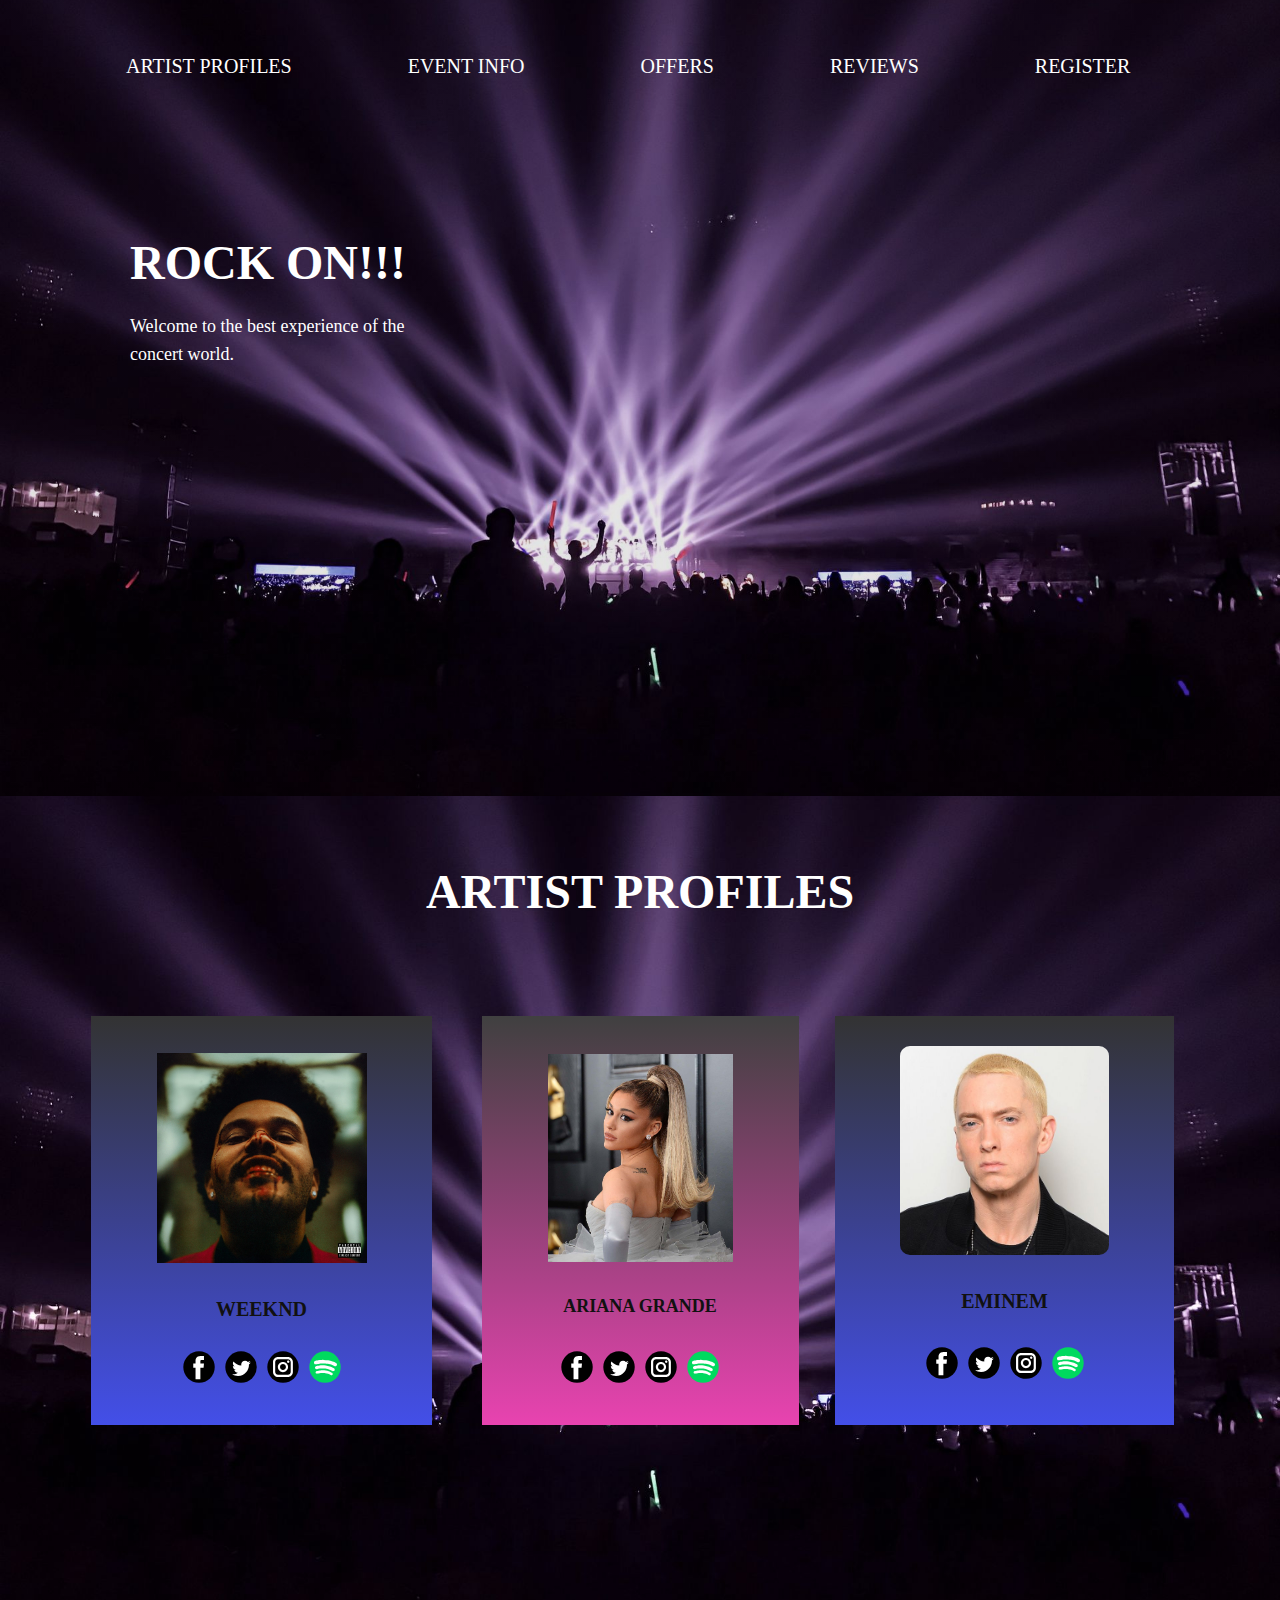
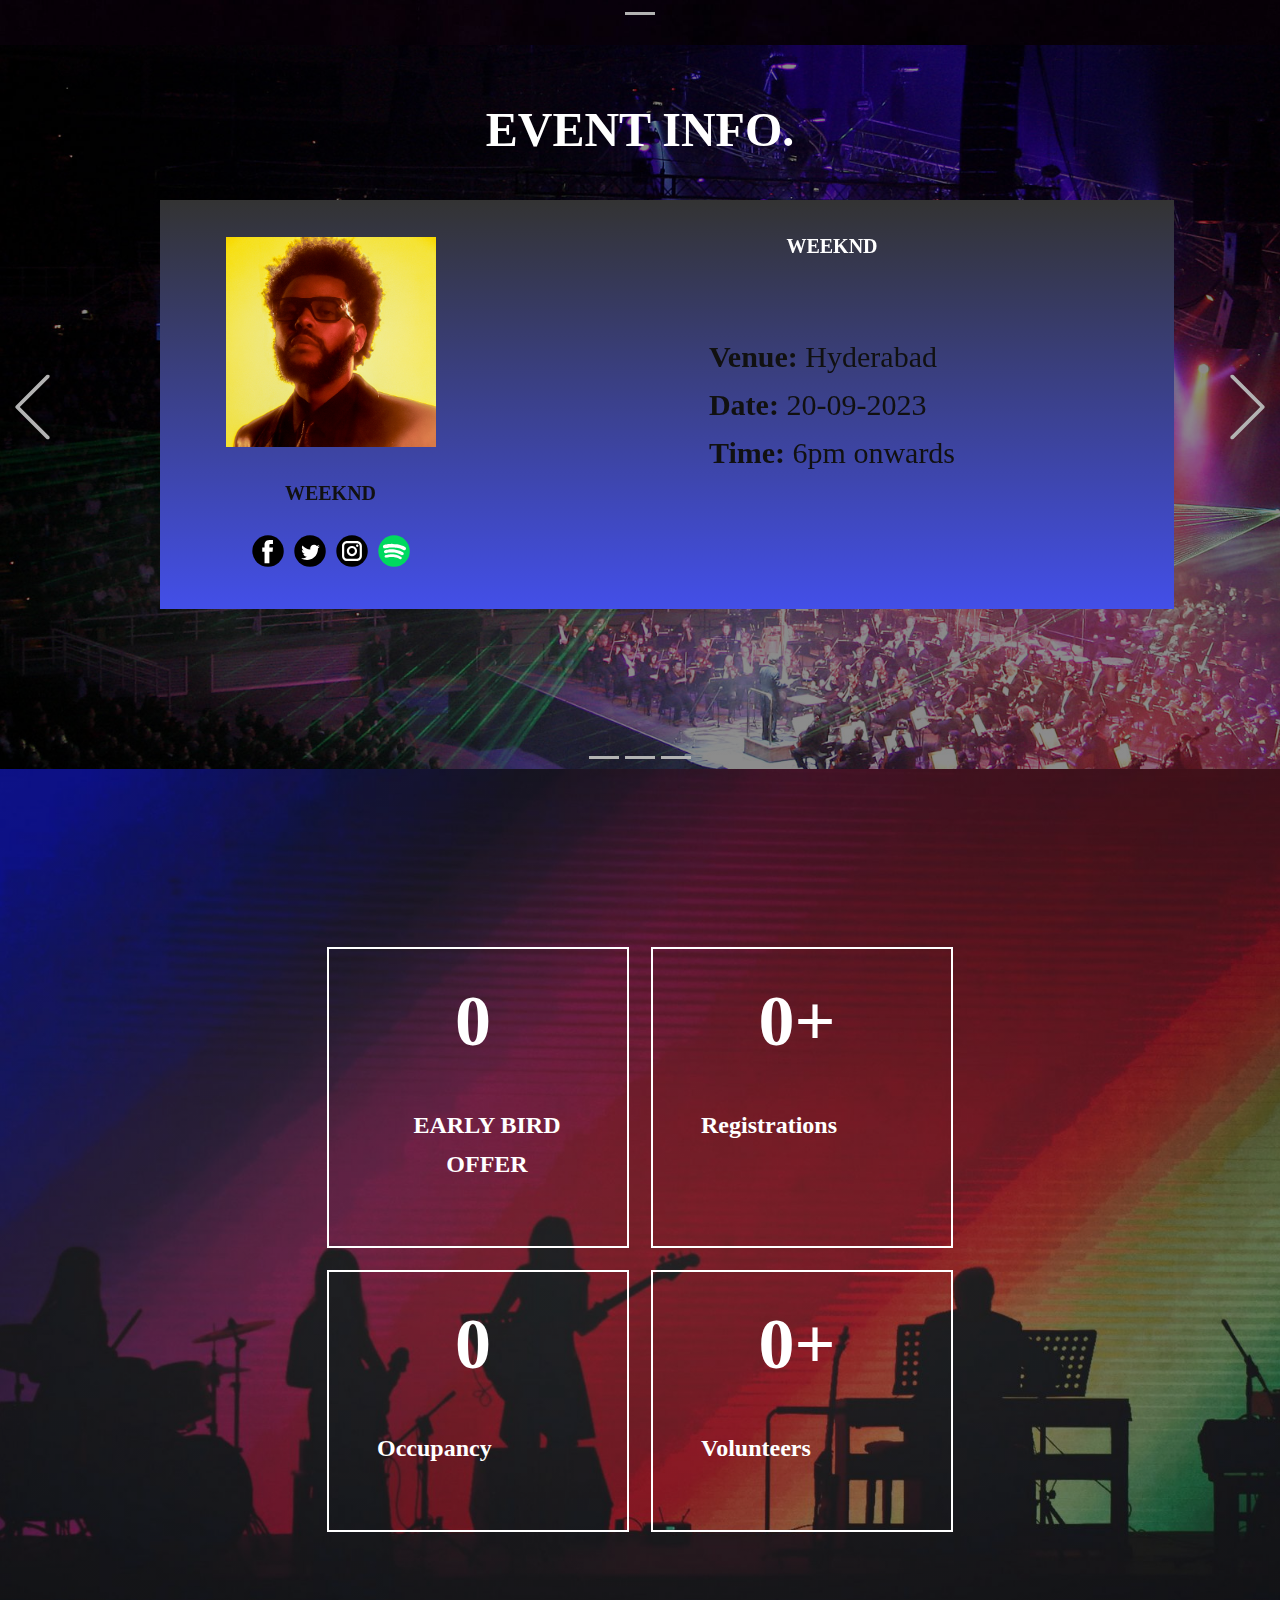
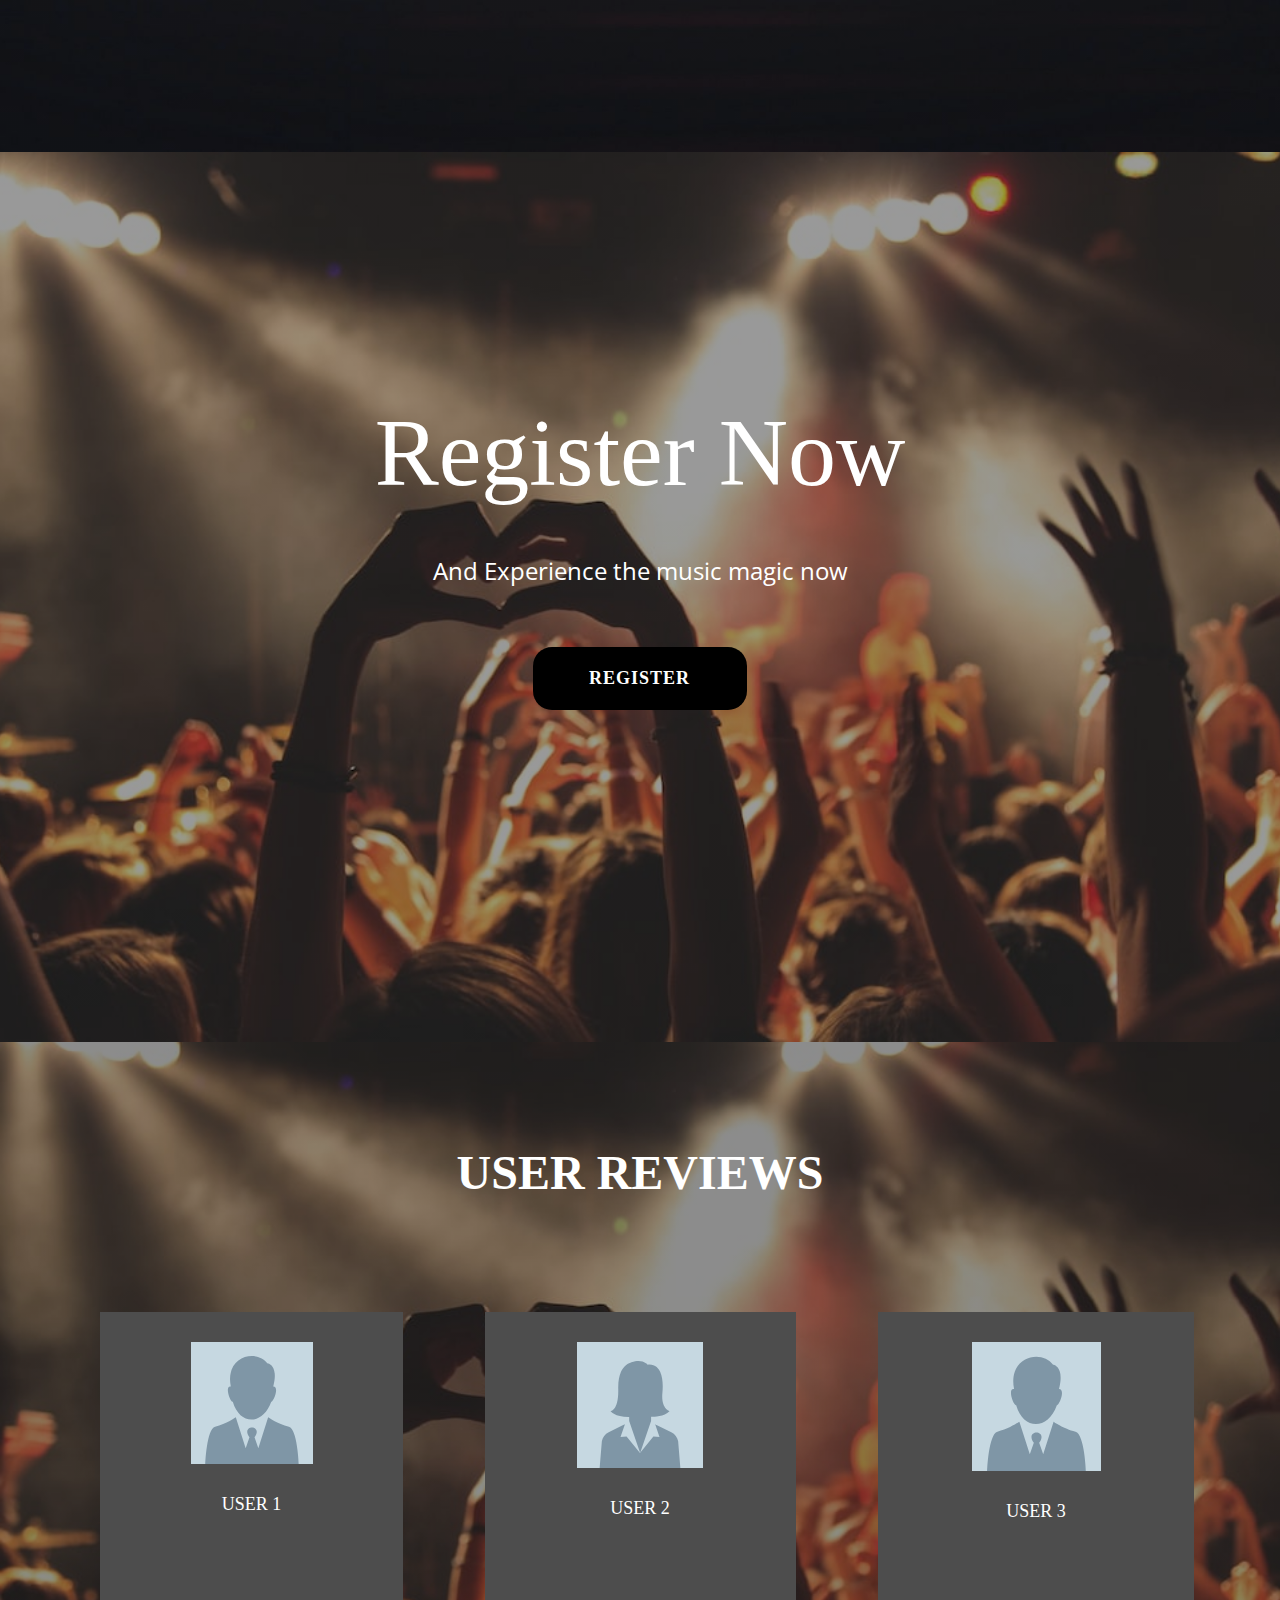
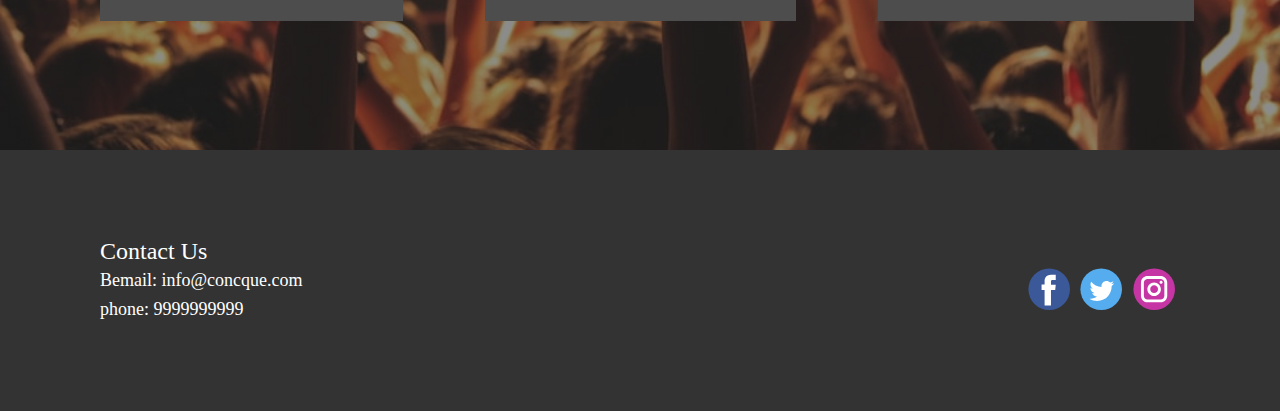
<file: index.html>
<!DOCTYPE html>
<html style="font-size: 16px;" lang="en"><head>
    <link rel="icon" type="image/x-icon" href="/images/favicon.ico">
    <meta name="viewport" content="width=device-width, initial-scale=1.0">
    <meta charset="utf-8">
    <meta name="keywords" content="ARTIST PROFILES">
    <meta name="description" content="">
    <title>Home</title>
    <link rel="stylesheet" href="nicepage.css" media="screen">
<link rel="stylesheet" href="Home.css" media="screen">
    <script class="u-script" type="text/javascript" src="jquery.js" defer=""></script>
    <script class="u-script" type="text/javascript" src="nicepage.js" defer=""></script>
    <meta name="generator" content="Nicepage 5.17.1, nicepage.com">
    <meta name="referrer" content="origin">
    <link id="u-theme-google-font" rel="stylesheet" href="https://fonts.googleapis.com/css?family=Roboto:100,100i,300,300i,400,400i,500,500i,700,700i,900,900i|Open+Sans:300,300i,400,400i,500,500i,600,600i,700,700i,800,800i">
    
    
    
    
    
    
    
    
    
    <script type="application/ld+json">{
		"@context": "http://schema.org",
		"@type": "Organization",
		"name": "CONCQUE",
		"sameAs": []
}</script>
    <meta name="theme-color" content="#478ac9">
    <meta property="og:title" content="Home">
    <meta property="og:description" content="">
    <meta property="og:type" content="website">
  <meta data-intl-tel-input-cdn-path="intlTelInput/"></head>
  <body data-home-page="Home.html" data-home-page-title="Home" class="u-body u-overlap u-overlap-contrast u-overlap-transparent u-xl-mode" data-lang="en"><header class="u-clearfix u-grey-10 u-header u-header" id="sec-f7eb" data-animation-name="" data-animation-duration="0" data-animation-delay="0" data-animation-direction=""><div class="u-clearfix u-sheet u-sheet-1">
        <nav class="u-align-center u-menu u-menu-one-level u-offcanvas u-menu-1" data-position="">
          <div class="menu-collapse u-custom-font u-font-georgia" style="font-weight: 700; font-size: 1.25rem;">
            <a class="u-button-style u-custom-hover-color u-custom-text-hover-color u-nav-link" href="#">
              <svg class="u-svg-link" viewBox="0 0 24 24"><use xmlns:xlink="http://www.w3.org/1999/xlink" xlink:href="#svg-fd61"></use></svg>
              <svg class="u-svg-content" version="1.1" id="svg-fd61" viewBox="0 0 16 16" x="0px" y="0px" xmlns:xlink="http://www.w3.org/1999/xlink" xmlns="http://www.w3.org/2000/svg"><g><rect y="1" width="16" height="2"></rect><rect y="7" width="16" height="2"></rect><rect y="13" width="16" height="2"></rect>
</g></svg>
            </a>
          </div>
          <div class="u-custom-menu u-nav-container">
            <ul class="u-custom-font u-font-georgia u-nav u-unstyled u-nav-1"><li class="u-nav-item"><a class="u-button-style u-hover-grey-80 u-nav-link u-text-hover-grey-15" href="Home.html#carousel-c230" style="padding: 26px 58px;">ARTIST PROFILES</a>
</li><li class="u-nav-item"><a class="u-button-style u-hover-grey-80 u-nav-link u-text-hover-grey-15" href="Home.html#carousel-f5ca" style="padding: 26px 58px;">EVENT INFO</a>
</li><li class="u-nav-item"><a class="u-button-style u-hover-grey-80 u-nav-link u-text-hover-grey-15" href="Home.html#sec-3e4b" style="padding: 26px 58px;">OFFERS</a>
</li><li class="u-nav-item"><a class="u-button-style u-hover-grey-80 u-nav-link u-text-hover-grey-15" href="Home.html#sec-5935" style="padding: 26px 58px;">REVIEWS</a>
</li><li class="u-nav-item"><a class="u-button-style u-hover-grey-80 u-nav-link u-text-hover-grey-15" href="http://127.0.0.1:8000/" target="_blank" style="padding: 26px 58px;">REGISTER</a>
</li></ul>
          </div>
          <div class="u-custom-menu u-nav-container-collapse">
            <div class="u-black u-container-style u-inner-container-layout u-opacity u-opacity-95 u-sidenav">
              <div class="u-inner-container-layout u-sidenav-overflow">
                <div class="u-menu-close"></div>
                <ul class="u-align-center u-nav u-popupmenu-items u-unstyled u-nav-2"><li class="u-nav-item"><a class="u-button-style u-nav-link" href="Home.html#carousel-c230">ARTIST PROFILES</a>
</li><li class="u-nav-item"><a class="u-button-style u-nav-link" href="Home.html#carousel-f5ca">EVENT INFO</a>
</li><li class="u-nav-item"><a class="u-button-style u-nav-link" href="Home.html#sec-3e4b">OFFERS</a>
</li><li class="u-nav-item"><a class="u-button-style u-nav-link" href="Home.html#sec-5935">REVIEWS</a>
</li><li class="u-nav-item"><a class="u-button-style u-nav-link" href="http://127.0.0.1:8000/" target="_blank">REGISTER</a>
</li></ul>
              </div>
            </div>
            <div class="u-black u-menu-overlay u-opacity u-opacity-70"></div>
          </div>
        </nav>
      </div></header>
    <section class="u-clearfix u-image u-shading u-section-1" id="sec-bcf8" data-image-width="1920" data-image-height="1440">
      <div class="u-clearfix u-sheet u-sheet-1">
        <h3 class="u-custom-font u-font-georgia u-text u-text-white u-text-1">ROCK ON!!! </h3>
        <p class="u-custom-font u-font-georgia u-text u-text-default u-text-white u-text-2">Welcome to the best experience of the&nbsp;<br>concert world.
        </p>
      </div>
    </section>
    <section class="u-carousel u-slide u-block-93ab-1" id="carousel-c230" data-interval="5000" data-u-ride="carousel">
      <ol class="u-absolute-hcenter u-carousel-indicators u-block-93ab-5">
        <li data-u-target="#carousel-c230" class="u-active u-grey-30" data-u-slide-to="0"></li>
      </ol>
      <div class="u-carousel-inner" role="listbox">
        <div class="u-active u-carousel-item u-clearfix u-image u-section-2-1" data-image-width="1920" data-image-height="1440">
          <div class="u-clearfix u-sheet u-sheet-1">
            <h2 class="u-custom-font u-font-georgia u-text u-text-default u-text-white u-text-1">ARTIST PROFILES</h2>
            <div class="u-container-style u-gradient u-group u-opacity u-opacity-70 u-shape-rectangle u-group-1">
              <div class="u-container-layout u-container-layout-1">
                <img class="u-image u-image-default u-preserve-proportions u-image-1" src="images/artist3.jpg" alt="" data-image-width="640" data-image-height="640">
                <p class="u-custom-font u-font-georgia u-text u-text-default u-text-2">WEEKND</p>
                <div class="u-social-icons u-spacing-10 u-social-icons-1">
                  <a class="u-social-url" title="facebook" target="_blank" href="https://facebook.com/theweeknd/"><span class="u-icon u-social-facebook u-social-icon u-text-black u-icon-1"><svg class="u-svg-link" preserveAspectRatio="xMidYMin slice" viewBox="0 0 112 112" style=""><use xmlns:xlink="http://www.w3.org/1999/xlink" xlink:href="#svg-6d35"></use></svg><svg class="u-svg-content" viewBox="0 0 112 112" x="0" y="0" id="svg-6d35"><circle fill="currentColor" cx="56.1" cy="56.1" r="55"></circle><path fill="#FFFFFF" d="M73.5,31.6h-9.1c-1.4,0-3.6,0.8-3.6,3.9v8.5h12.6L72,58.3H60.8v40.8H43.9V58.3h-8V43.9h8v-9.2
c0-6.7,3.1-17,17-17h12.5v13.9H73.5z"></path></svg></span>
                  </a>
                  <a class="u-social-url" title="twitter" target="_blank" href="https://twitter.com/theweeknd/"><span class="u-icon u-social-icon u-social-twitter u-text-black u-icon-2"><svg class="u-svg-link" preserveAspectRatio="xMidYMin slice" viewBox="0 0 112 112" style=""><use xmlns:xlink="http://www.w3.org/1999/xlink" xlink:href="#svg-26e2"></use></svg><svg class="u-svg-content" viewBox="0 0 112 112" x="0" y="0" id="svg-26e2"><circle fill="currentColor" class="st0" cx="56.1" cy="56.1" r="55"></circle><path fill="#FFFFFF" d="M83.8,47.3c0,0.6,0,1.2,0,1.7c0,17.7-13.5,38.2-38.2,38.2C38,87.2,31,85,25,81.2c1,0.1,2.1,0.2,3.2,0.2
c6.3,0,12.1-2.1,16.7-5.7c-5.9-0.1-10.8-4-12.5-9.3c0.8,0.2,1.7,0.2,2.5,0.2c1.2,0,2.4-0.2,3.5-0.5c-6.1-1.2-10.8-6.7-10.8-13.1
c0-0.1,0-0.1,0-0.2c1.8,1,3.9,1.6,6.1,1.7c-3.6-2.4-6-6.5-6-11.2c0-2.5,0.7-4.8,1.8-6.7c6.6,8.1,16.5,13.5,27.6,14
c-0.2-1-0.3-2-0.3-3.1c0-7.4,6-13.4,13.4-13.4c3.9,0,7.3,1.6,9.8,4.2c3.1-0.6,5.9-1.7,8.5-3.3c-1,3.1-3.1,5.8-5.9,7.4
c2.7-0.3,5.3-1,7.7-2.1C88.7,43,86.4,45.4,83.8,47.3z"></path></svg></span>
                  </a>
                  <a class="u-social-url" title="instagram" target="_blank" href="https://instagram.com/theweeknd/"><span class="u-icon u-social-icon u-social-instagram u-text-black u-icon-3"><svg class="u-svg-link" preserveAspectRatio="xMidYMin slice" viewBox="0 0 112 112" style=""><use xmlns:xlink="http://www.w3.org/1999/xlink" xlink:href="#svg-bd67"></use></svg><svg class="u-svg-content" viewBox="0 0 112 112" x="0" y="0" id="svg-bd67"><circle fill="currentColor" cx="56.1" cy="56.1" r="55"></circle><path fill="#FFFFFF" d="M55.9,38.2c-9.9,0-17.9,8-17.9,17.9C38,66,46,74,55.9,74c9.9,0,17.9-8,17.9-17.9C73.8,46.2,65.8,38.2,55.9,38.2
z M55.9,66.4c-5.7,0-10.3-4.6-10.3-10.3c-0.1-5.7,4.6-10.3,10.3-10.3c5.7,0,10.3,4.6,10.3,10.3C66.2,61.8,61.6,66.4,55.9,66.4z"></path><path fill="#FFFFFF" d="M74.3,33.5c-2.3,0-4.2,1.9-4.2,4.2s1.9,4.2,4.2,4.2s4.2-1.9,4.2-4.2S76.6,33.5,74.3,33.5z"></path><path fill="#FFFFFF" d="M73.1,21.3H38.6c-9.7,0-17.5,7.9-17.5,17.5v34.5c0,9.7,7.9,17.6,17.5,17.6h34.5c9.7,0,17.5-7.9,17.5-17.5V38.8
C90.6,29.1,82.7,21.3,73.1,21.3z M83,73.3c0,5.5-4.5,9.9-9.9,9.9H38.6c-5.5,0-9.9-4.5-9.9-9.9V38.8c0-5.5,4.5-9.9,9.9-9.9h34.5
c5.5,0,9.9,4.5,9.9,9.9V73.3z"></path></svg></span>
                  </a>
                  <a class="u-social-url" target="_blank" data-type="Spotify" title="Spotify" href="https://open.spotify.com/artist/1Xyo4u8uXC1ZmMpatF05PJ?si=YfQwZ4xfQV-LgkcqIvhxJA"><span class="u-icon u-social-icon u-social-spotify u-text-black u-icon-4"><svg class="u-svg-link" preserveAspectRatio="xMidYMin slice" viewBox="0 0 112 112" style=""><use xmlns:xlink="http://www.w3.org/1999/xlink" xlink:href="#svg-7934"></use></svg><svg xmlns="http://www.w3.org/2000/svg" xmlns:xlink="http://www.w3.org/1999/xlink" version="1.1" xml:space="preserve" class="u-svg-content" viewBox="0 0 112 112" x="0" y="0" id="svg-7934"><circle fill="#00D95F" cx="56.1" cy="56.1" r="55"></circle><path fill="#FFFFFE" d="M94.5,41.9c-1.9-1.1-3.8-2.1-5.8-3c-2-0.9-4-1.7-6.1-2.4c-5.1-1.7-10.2-3-15.4-3.9
	c-5.2-0.9-10.5-1.3-15.8-1.5c-2.2-0.1-4.3-0.1-6.5,0c-2.2,0.1-4.3,0.2-6.5,0.4c-2.1,0.2-4.1,0.4-6.1,0.7c-2,0.3-4,0.7-6,1.1
	c-0.8,0.2-1.6,0.4-2.4,0.6c-0.8,0.2-1.6,0.5-2.4,0.7c-1.3,0.4-2.4,1.3-3.1,2.3c-0.7,1.1-1.1,2.4-1.1,3.7c0,1.4,0.5,2.7,1.3,3.7
	c0.8,1,1.9,1.8,3.2,2.2c0.6,0.2,1.2,0.3,1.8,0.2c0.6,0,1.2-0.1,1.8-0.2l0.6-0.2c1.4-0.4,2.8-0.7,4.2-1c2.2-0.5,4.3-0.8,6.5-1.1
	c2.2-0.3,4.4-0.4,6.6-0.6c1.9-0.1,3.9-0.1,5.8-0.1c1.9,0,3.8,0.1,5.8,0.2c1.9,0.1,3.7,0.3,5.6,0.5c1.8,0.2,3.6,0.5,5.5,0.8
	c2.6,0.5,5.2,1,7.8,1.7c2.5,0.7,5.1,1.5,7.5,2.5c1.3,0.5,2.5,1,3.6,1.6c1.2,0.6,2.4,1.2,3.5,1.9c1,0.6,2.1,0.8,3.2,0.9
	c1.1,0,2.2-0.3,3.2-0.8c0.9-0.6,1.8-1.3,2.3-2.3c0.5-0.9,0.8-2,0.8-3.1l0-0.2c0,0,0-0.2,0-0.3c0-0.3-0.1-0.6-0.1-0.9
	c-0.2-0.9-0.6-1.7-1.1-2.4C95.9,42.9,95.2,42.3,94.5,41.9z"></path><path fill="#FFFFFE" d="M73,54c-4.7-1.5-9.5-2.6-14.4-3.3c-4.9-0.7-9.8-0.9-14.7-0.7c-2.3,0.1-4.6,0.3-6.9,0.5
	c-2.3,0.3-4.5,0.7-6.8,1.2c-0.9,0.2-1.9,0.4-2.8,0.7c-0.9,0.2-1.8,0.5-2.7,0.8c-1.1,0.3-2,1-2.7,1.9c-0.7,0.9-1,2-1.1,3.1
	c0,1.1,0.3,2.2,0.9,3.1c0.6,0.9,1.5,1.6,2.5,2.1c0.6,0.3,1.3,0.4,2,0.4c0.6,0,1.3-0.1,1.9-0.3c3-0.9,6-1.5,9-1.9
	c3.2-0.5,6.5-0.7,9.7-0.7c2.5,0,4.9,0.1,7.3,0.3c2.4,0.2,4.7,0.5,7,1c3,0.6,5.9,1.3,8.8,2.2c2.9,0.9,5.7,2.1,8.4,3.5
	c0.9,0.4,1.7,0.9,2.6,1.4l0.9,0.5c1.3,0.7,2.8,0.9,4.1,0.6c1.3-0.3,2.5-1.2,3.3-2.4c0.7-1.2,1-2.7,0.6-4.2c-0.3-1.3-1.1-2.5-2.4-3.3
	l0,0c-0.2-0.1-0.5-0.3-0.6-0.4c-2.2-1.3-4.4-2.4-6.7-3.5C77.8,55.6,75.4,54.7,73,54z"></path><path fill="#FFFFFE" d="M58.7,68.6c-3.6-0.5-7.2-0.8-10.9-0.9h-0.1c-0.8,0-1.5,0.1-2.3,0.1c-1.7,0.1-3.5,0.2-5.1,0.3
	c-2.2,0.2-4.4,0.5-6.6,0.8c-2.2,0.4-4.4,0.8-6.5,1.3c-0.2,0-0.3,0.1-0.6,0.1h0c-0.2,0.1-0.4,0.1-0.6,0.2c-1,0.4-1.8,1.1-2.3,2.1
	c-0.5,0.9-0.7,2-0.5,3.1c0.2,1.1,0.8,2,1.6,2.6c0.8,0.6,1.8,1,2.9,1c0.3,0,0.7,0,1-0.1c0.3,0,0.6-0.1,0.9-0.2c2.6-0.6,5.2-1,7.8-1.4
	c2.6-0.4,5.2-0.6,7.9-0.7c2-0.1,4.1-0.1,6.1,0c2,0.1,4,0.3,6,0.6c3.3,0.5,6.4,1.3,9.5,2.3c3.1,1.1,6,2.4,8.8,4.1l0,0l0.1,0.1
	c0.3,0.2,0.6,0.3,0.9,0.5c1.1,0.5,2.2,0.5,3.2,0.2c1-0.3,1.9-1,2.5-2c0.6-1,0.8-2.2,0.6-3.2c-0.2-1.1-0.8-2.1-1.7-2.8
	c-0.3-0.2-0.6-0.4-0.9-0.6l-0.1-0.1l0,0c-1.7-1-3.5-2-5.4-2.8c-1.8-0.8-3.7-1.6-5.7-2.2C65.8,70,62.3,69.2,58.7,68.6z"></path></svg></span>
                  </a>
                </div>
              </div>
            </div>
            <div class="u-container-style u-gradient u-group u-opacity u-opacity-60 u-shape-rectangle u-group-2">
              <div class="u-container-layout u-container-layout-2">
                <img class="u-image u-image-round u-preserve-proportions u-radius-10 u-image-2" src="images/artist1.jpg" alt="" data-image-width="500" data-image-height="500">
                <p class="u-custom-font u-font-georgia u-text u-text-default u-text-3">EMINEM</p>
                <div class="u-social-icons u-spacing-10 u-social-icons-2">
                  <a class="u-social-url" title="facebook" target="_blank" href="https://facebook.com/eminem/"><span class="u-icon u-social-facebook u-social-icon u-text-black u-icon-5"><svg class="u-svg-link" preserveAspectRatio="xMidYMin slice" viewBox="0 0 112 112" style=""><use xmlns:xlink="http://www.w3.org/1999/xlink" xlink:href="#svg-2a2f"></use></svg><svg class="u-svg-content" viewBox="0 0 112 112" x="0" y="0" id="svg-2a2f"><circle fill="currentColor" cx="56.1" cy="56.1" r="55"></circle><path fill="#FFFFFF" d="M73.5,31.6h-9.1c-1.4,0-3.6,0.8-3.6,3.9v8.5h12.6L72,58.3H60.8v40.8H43.9V58.3h-8V43.9h8v-9.2
c0-6.7,3.1-17,17-17h12.5v13.9H73.5z"></path></svg></span>
                  </a>
                  <a class="u-social-url" title="twitter" target="_blank" href="https://twitter.com/Eminem/"><span class="u-icon u-social-icon u-social-twitter u-text-black u-icon-6"><svg class="u-svg-link" preserveAspectRatio="xMidYMin slice" viewBox="0 0 112 112" style=""><use xmlns:xlink="http://www.w3.org/1999/xlink" xlink:href="#svg-6989"></use></svg><svg class="u-svg-content" viewBox="0 0 112 112" x="0" y="0" id="svg-6989"><circle fill="currentColor" class="st0" cx="56.1" cy="56.1" r="55"></circle><path fill="#FFFFFF" d="M83.8,47.3c0,0.6,0,1.2,0,1.7c0,17.7-13.5,38.2-38.2,38.2C38,87.2,31,85,25,81.2c1,0.1,2.1,0.2,3.2,0.2
c6.3,0,12.1-2.1,16.7-5.7c-5.9-0.1-10.8-4-12.5-9.3c0.8,0.2,1.7,0.2,2.5,0.2c1.2,0,2.4-0.2,3.5-0.5c-6.1-1.2-10.8-6.7-10.8-13.1
c0-0.1,0-0.1,0-0.2c1.8,1,3.9,1.6,6.1,1.7c-3.6-2.4-6-6.5-6-11.2c0-2.5,0.7-4.8,1.8-6.7c6.6,8.1,16.5,13.5,27.6,14
c-0.2-1-0.3-2-0.3-3.1c0-7.4,6-13.4,13.4-13.4c3.9,0,7.3,1.6,9.8,4.2c3.1-0.6,5.9-1.7,8.5-3.3c-1,3.1-3.1,5.8-5.9,7.4
c2.7-0.3,5.3-1,7.7-2.1C88.7,43,86.4,45.4,83.8,47.3z"></path></svg></span>
                  </a>
                  <a class="u-social-url" title="instagram" target="_blank" href="https://instagram.com/Eminem/"><span class="u-icon u-social-icon u-social-instagram u-text-black u-icon-7"><svg class="u-svg-link" preserveAspectRatio="xMidYMin slice" viewBox="0 0 112 112" style=""><use xmlns:xlink="http://www.w3.org/1999/xlink" xlink:href="#svg-6347"></use></svg><svg class="u-svg-content" viewBox="0 0 112 112" x="0" y="0" id="svg-6347"><circle fill="currentColor" cx="56.1" cy="56.1" r="55"></circle><path fill="#FFFFFF" d="M55.9,38.2c-9.9,0-17.9,8-17.9,17.9C38,66,46,74,55.9,74c9.9,0,17.9-8,17.9-17.9C73.8,46.2,65.8,38.2,55.9,38.2
z M55.9,66.4c-5.7,0-10.3-4.6-10.3-10.3c-0.1-5.7,4.6-10.3,10.3-10.3c5.7,0,10.3,4.6,10.3,10.3C66.2,61.8,61.6,66.4,55.9,66.4z"></path><path fill="#FFFFFF" d="M74.3,33.5c-2.3,0-4.2,1.9-4.2,4.2s1.9,4.2,4.2,4.2s4.2-1.9,4.2-4.2S76.6,33.5,74.3,33.5z"></path><path fill="#FFFFFF" d="M73.1,21.3H38.6c-9.7,0-17.5,7.9-17.5,17.5v34.5c0,9.7,7.9,17.6,17.5,17.6h34.5c9.7,0,17.5-7.9,17.5-17.5V38.8
C90.6,29.1,82.7,21.3,73.1,21.3z M83,73.3c0,5.5-4.5,9.9-9.9,9.9H38.6c-5.5,0-9.9-4.5-9.9-9.9V38.8c0-5.5,4.5-9.9,9.9-9.9h34.5
c5.5,0,9.9,4.5,9.9,9.9V73.3z"></path></svg></span>
                  </a>
                  <a class="u-social-url" target="_blank" data-type="Spotify" title="Spotify" href="https://open.spotify.com/artist/7dGJo4pcD2V6oG8kP0tJRR?si=sdEec4UVTIyWkMFa58he6A"><span class="u-icon u-social-icon u-social-spotify u-text-black u-icon-8"><svg class="u-svg-link" preserveAspectRatio="xMidYMin slice" viewBox="0 0 112 112" style=""><use xmlns:xlink="http://www.w3.org/1999/xlink" xlink:href="#svg-a26f"></use></svg><svg xmlns="http://www.w3.org/2000/svg" xmlns:xlink="http://www.w3.org/1999/xlink" version="1.1" xml:space="preserve" class="u-svg-content" viewBox="0 0 112 112" x="0" y="0" id="svg-a26f"><circle fill="#00D95F" cx="56.1" cy="56.1" r="55"></circle><path fill="#FFFFFE" d="M94.5,41.9c-1.9-1.1-3.8-2.1-5.8-3c-2-0.9-4-1.7-6.1-2.4c-5.1-1.7-10.2-3-15.4-3.9
	c-5.2-0.9-10.5-1.3-15.8-1.5c-2.2-0.1-4.3-0.1-6.5,0c-2.2,0.1-4.3,0.2-6.5,0.4c-2.1,0.2-4.1,0.4-6.1,0.7c-2,0.3-4,0.7-6,1.1
	c-0.8,0.2-1.6,0.4-2.4,0.6c-0.8,0.2-1.6,0.5-2.4,0.7c-1.3,0.4-2.4,1.3-3.1,2.3c-0.7,1.1-1.1,2.4-1.1,3.7c0,1.4,0.5,2.7,1.3,3.7
	c0.8,1,1.9,1.8,3.2,2.2c0.6,0.2,1.2,0.3,1.8,0.2c0.6,0,1.2-0.1,1.8-0.2l0.6-0.2c1.4-0.4,2.8-0.7,4.2-1c2.2-0.5,4.3-0.8,6.5-1.1
	c2.2-0.3,4.4-0.4,6.6-0.6c1.9-0.1,3.9-0.1,5.8-0.1c1.9,0,3.8,0.1,5.8,0.2c1.9,0.1,3.7,0.3,5.6,0.5c1.8,0.2,3.6,0.5,5.5,0.8
	c2.6,0.5,5.2,1,7.8,1.7c2.5,0.7,5.1,1.5,7.5,2.5c1.3,0.5,2.5,1,3.6,1.6c1.2,0.6,2.4,1.2,3.5,1.9c1,0.6,2.1,0.8,3.2,0.9
	c1.1,0,2.2-0.3,3.2-0.8c0.9-0.6,1.8-1.3,2.3-2.3c0.5-0.9,0.8-2,0.8-3.1l0-0.2c0,0,0-0.2,0-0.3c0-0.3-0.1-0.6-0.1-0.9
	c-0.2-0.9-0.6-1.7-1.1-2.4C95.9,42.9,95.2,42.3,94.5,41.9z"></path><path fill="#FFFFFE" d="M73,54c-4.7-1.5-9.5-2.6-14.4-3.3c-4.9-0.7-9.8-0.9-14.7-0.7c-2.3,0.1-4.6,0.3-6.9,0.5
	c-2.3,0.3-4.5,0.7-6.8,1.2c-0.9,0.2-1.9,0.4-2.8,0.7c-0.9,0.2-1.8,0.5-2.7,0.8c-1.1,0.3-2,1-2.7,1.9c-0.7,0.9-1,2-1.1,3.1
	c0,1.1,0.3,2.2,0.9,3.1c0.6,0.9,1.5,1.6,2.5,2.1c0.6,0.3,1.3,0.4,2,0.4c0.6,0,1.3-0.1,1.9-0.3c3-0.9,6-1.5,9-1.9
	c3.2-0.5,6.5-0.7,9.7-0.7c2.5,0,4.9,0.1,7.3,0.3c2.4,0.2,4.7,0.5,7,1c3,0.6,5.9,1.3,8.8,2.2c2.9,0.9,5.7,2.1,8.4,3.5
	c0.9,0.4,1.7,0.9,2.6,1.4l0.9,0.5c1.3,0.7,2.8,0.9,4.1,0.6c1.3-0.3,2.5-1.2,3.3-2.4c0.7-1.2,1-2.7,0.6-4.2c-0.3-1.3-1.1-2.5-2.4-3.3
	l0,0c-0.2-0.1-0.5-0.3-0.6-0.4c-2.2-1.3-4.4-2.4-6.7-3.5C77.8,55.6,75.4,54.7,73,54z"></path><path fill="#FFFFFE" d="M58.7,68.6c-3.6-0.5-7.2-0.8-10.9-0.9h-0.1c-0.8,0-1.5,0.1-2.3,0.1c-1.7,0.1-3.5,0.2-5.1,0.3
	c-2.2,0.2-4.4,0.5-6.6,0.8c-2.2,0.4-4.4,0.8-6.5,1.3c-0.2,0-0.3,0.1-0.6,0.1h0c-0.2,0.1-0.4,0.1-0.6,0.2c-1,0.4-1.8,1.1-2.3,2.1
	c-0.5,0.9-0.7,2-0.5,3.1c0.2,1.1,0.8,2,1.6,2.6c0.8,0.6,1.8,1,2.9,1c0.3,0,0.7,0,1-0.1c0.3,0,0.6-0.1,0.9-0.2c2.6-0.6,5.2-1,7.8-1.4
	c2.6-0.4,5.2-0.6,7.9-0.7c2-0.1,4.1-0.1,6.1,0c2,0.1,4,0.3,6,0.6c3.3,0.5,6.4,1.3,9.5,2.3c3.1,1.1,6,2.4,8.8,4.1l0,0l0.1,0.1
	c0.3,0.2,0.6,0.3,0.9,0.5c1.1,0.5,2.2,0.5,3.2,0.2c1-0.3,1.9-1,2.5-2c0.6-1,0.8-2.2,0.6-3.2c-0.2-1.1-0.8-2.1-1.7-2.8
	c-0.3-0.2-0.6-0.4-0.9-0.6l-0.1-0.1l0,0c-1.7-1-3.5-2-5.4-2.8c-1.8-0.8-3.7-1.6-5.7-2.2C65.8,70,62.3,69.2,58.7,68.6z"></path></svg></span>
                  </a>
                </div>
              </div>
            </div>
            <div class="u-container-style u-gradient u-group u-opacity u-opacity-90 u-shape-rectangle u-group-3">
              <div class="u-container-layout u-container-layout-3">
                <img class="u-image u-image-default u-image-3" src="images/Artist2.jpg" alt="" data-image-width="1200" data-image-height="1312">
                <p class="u-custom-font u-font-georgia u-text u-text-default u-text-4">ARIANA GRANDE</p>
                <div class="u-social-icons u-spacing-10 u-social-icons-3">
                  <a class="u-social-url" title="facebook" target="_blank" href="https://facebook.com/arianagrande/"><span class="u-icon u-social-facebook u-social-icon u-text-black u-icon-9"><svg class="u-svg-link" preserveAspectRatio="xMidYMin slice" viewBox="0 0 112 112" style=""><use xmlns:xlink="http://www.w3.org/1999/xlink" xlink:href="#svg-606c"></use></svg><svg class="u-svg-content" viewBox="0 0 112 112" x="0" y="0" id="svg-606c"><circle fill="currentColor" cx="56.1" cy="56.1" r="55"></circle><path fill="#FFFFFF" d="M73.5,31.6h-9.1c-1.4,0-3.6,0.8-3.6,3.9v8.5h12.6L72,58.3H60.8v40.8H43.9V58.3h-8V43.9h8v-9.2
c0-6.7,3.1-17,17-17h12.5v13.9H73.5z"></path></svg></span>
                  </a>
                  <a class="u-social-url" title="twitter" target="_blank" href="https://twitter.com/"><span class="u-icon u-social-icon u-social-twitter u-text-black u-icon-10"><svg class="u-svg-link" preserveAspectRatio="xMidYMin slice" viewBox="0 0 112 112" style=""><use xmlns:xlink="http://www.w3.org/1999/xlink" xlink:href="#svg-638a"></use></svg><svg class="u-svg-content" viewBox="0 0 112 112" x="0" y="0" id="svg-638a"><circle fill="currentColor" class="st0" cx="56.1" cy="56.1" r="55"></circle><path fill="#FFFFFF" d="M83.8,47.3c0,0.6,0,1.2,0,1.7c0,17.7-13.5,38.2-38.2,38.2C38,87.2,31,85,25,81.2c1,0.1,2.1,0.2,3.2,0.2
c6.3,0,12.1-2.1,16.7-5.7c-5.9-0.1-10.8-4-12.5-9.3c0.8,0.2,1.7,0.2,2.5,0.2c1.2,0,2.4-0.2,3.5-0.5c-6.1-1.2-10.8-6.7-10.8-13.1
c0-0.1,0-0.1,0-0.2c1.8,1,3.9,1.6,6.1,1.7c-3.6-2.4-6-6.5-6-11.2c0-2.5,0.7-4.8,1.8-6.7c6.6,8.1,16.5,13.5,27.6,14
c-0.2-1-0.3-2-0.3-3.1c0-7.4,6-13.4,13.4-13.4c3.9,0,7.3,1.6,9.8,4.2c3.1-0.6,5.9-1.7,8.5-3.3c-1,3.1-3.1,5.8-5.9,7.4
c2.7-0.3,5.3-1,7.7-2.1C88.7,43,86.4,45.4,83.8,47.3z"></path></svg></span>
                  </a>
                  <a class="u-social-url" title="instagram" target="_blank" href="https://instagram.com/arianagrande/"><span class="u-icon u-social-icon u-social-instagram u-text-black u-icon-11"><svg class="u-svg-link" preserveAspectRatio="xMidYMin slice" viewBox="0 0 112 112" style=""><use xmlns:xlink="http://www.w3.org/1999/xlink" xlink:href="#svg-7e83"></use></svg><svg class="u-svg-content" viewBox="0 0 112 112" x="0" y="0" id="svg-7e83"><circle fill="currentColor" cx="56.1" cy="56.1" r="55"></circle><path fill="#FFFFFF" d="M55.9,38.2c-9.9,0-17.9,8-17.9,17.9C38,66,46,74,55.9,74c9.9,0,17.9-8,17.9-17.9C73.8,46.2,65.8,38.2,55.9,38.2
z M55.9,66.4c-5.7,0-10.3-4.6-10.3-10.3c-0.1-5.7,4.6-10.3,10.3-10.3c5.7,0,10.3,4.6,10.3,10.3C66.2,61.8,61.6,66.4,55.9,66.4z"></path><path fill="#FFFFFF" d="M74.3,33.5c-2.3,0-4.2,1.9-4.2,4.2s1.9,4.2,4.2,4.2s4.2-1.9,4.2-4.2S76.6,33.5,74.3,33.5z"></path><path fill="#FFFFFF" d="M73.1,21.3H38.6c-9.7,0-17.5,7.9-17.5,17.5v34.5c0,9.7,7.9,17.6,17.5,17.6h34.5c9.7,0,17.5-7.9,17.5-17.5V38.8
C90.6,29.1,82.7,21.3,73.1,21.3z M83,73.3c0,5.5-4.5,9.9-9.9,9.9H38.6c-5.5,0-9.9-4.5-9.9-9.9V38.8c0-5.5,4.5-9.9,9.9-9.9h34.5
c5.5,0,9.9,4.5,9.9,9.9V73.3z"></path></svg></span>
                  </a>
                  <a class="u-social-url" target="_blank" data-type="Spotify" title="Spotify" href="https://open.spotify.com/artist/66CXWjxzNUsdJxJ2JdwvnR?si=zAReNJfjTEKPlC0SowYF9A"><span class="u-icon u-social-icon u-social-spotify u-text-black u-icon-12"><svg class="u-svg-link" preserveAspectRatio="xMidYMin slice" viewBox="0 0 112 112" style=""><use xmlns:xlink="http://www.w3.org/1999/xlink" xlink:href="#svg-6ee4"></use></svg><svg xmlns="http://www.w3.org/2000/svg" xmlns:xlink="http://www.w3.org/1999/xlink" version="1.1" xml:space="preserve" class="u-svg-content" viewBox="0 0 112 112" x="0" y="0" id="svg-6ee4"><circle fill="#00D95F" cx="56.1" cy="56.1" r="55"></circle><path fill="#FFFFFE" d="M94.5,41.9c-1.9-1.1-3.8-2.1-5.8-3c-2-0.9-4-1.7-6.1-2.4c-5.1-1.7-10.2-3-15.4-3.9
	c-5.2-0.9-10.5-1.3-15.8-1.5c-2.2-0.1-4.3-0.1-6.5,0c-2.2,0.1-4.3,0.2-6.5,0.4c-2.1,0.2-4.1,0.4-6.1,0.7c-2,0.3-4,0.7-6,1.1
	c-0.8,0.2-1.6,0.4-2.4,0.6c-0.8,0.2-1.6,0.5-2.4,0.7c-1.3,0.4-2.4,1.3-3.1,2.3c-0.7,1.1-1.1,2.4-1.1,3.7c0,1.4,0.5,2.7,1.3,3.7
	c0.8,1,1.9,1.8,3.2,2.2c0.6,0.2,1.2,0.3,1.8,0.2c0.6,0,1.2-0.1,1.8-0.2l0.6-0.2c1.4-0.4,2.8-0.7,4.2-1c2.2-0.5,4.3-0.8,6.5-1.1
	c2.2-0.3,4.4-0.4,6.6-0.6c1.9-0.1,3.9-0.1,5.8-0.1c1.9,0,3.8,0.1,5.8,0.2c1.9,0.1,3.7,0.3,5.6,0.5c1.8,0.2,3.6,0.5,5.5,0.8
	c2.6,0.5,5.2,1,7.8,1.7c2.5,0.7,5.1,1.5,7.5,2.5c1.3,0.5,2.5,1,3.6,1.6c1.2,0.6,2.4,1.2,3.5,1.9c1,0.6,2.1,0.8,3.2,0.9
	c1.1,0,2.2-0.3,3.2-0.8c0.9-0.6,1.8-1.3,2.3-2.3c0.5-0.9,0.8-2,0.8-3.1l0-0.2c0,0,0-0.2,0-0.3c0-0.3-0.1-0.6-0.1-0.9
	c-0.2-0.9-0.6-1.7-1.1-2.4C95.9,42.9,95.2,42.3,94.5,41.9z"></path><path fill="#FFFFFE" d="M73,54c-4.7-1.5-9.5-2.6-14.4-3.3c-4.9-0.7-9.8-0.9-14.7-0.7c-2.3,0.1-4.6,0.3-6.9,0.5
	c-2.3,0.3-4.5,0.7-6.8,1.2c-0.9,0.2-1.9,0.4-2.8,0.7c-0.9,0.2-1.8,0.5-2.7,0.8c-1.1,0.3-2,1-2.7,1.9c-0.7,0.9-1,2-1.1,3.1
	c0,1.1,0.3,2.2,0.9,3.1c0.6,0.9,1.5,1.6,2.5,2.1c0.6,0.3,1.3,0.4,2,0.4c0.6,0,1.3-0.1,1.9-0.3c3-0.9,6-1.5,9-1.9
	c3.2-0.5,6.5-0.7,9.7-0.7c2.5,0,4.9,0.1,7.3,0.3c2.4,0.2,4.7,0.5,7,1c3,0.6,5.9,1.3,8.8,2.2c2.9,0.9,5.7,2.1,8.4,3.5
	c0.9,0.4,1.7,0.9,2.6,1.4l0.9,0.5c1.3,0.7,2.8,0.9,4.1,0.6c1.3-0.3,2.5-1.2,3.3-2.4c0.7-1.2,1-2.7,0.6-4.2c-0.3-1.3-1.1-2.5-2.4-3.3
	l0,0c-0.2-0.1-0.5-0.3-0.6-0.4c-2.2-1.3-4.4-2.4-6.7-3.5C77.8,55.6,75.4,54.7,73,54z"></path><path fill="#FFFFFE" d="M58.7,68.6c-3.6-0.5-7.2-0.8-10.9-0.9h-0.1c-0.8,0-1.5,0.1-2.3,0.1c-1.7,0.1-3.5,0.2-5.1,0.3
	c-2.2,0.2-4.4,0.5-6.6,0.8c-2.2,0.4-4.4,0.8-6.5,1.3c-0.2,0-0.3,0.1-0.6,0.1h0c-0.2,0.1-0.4,0.1-0.6,0.2c-1,0.4-1.8,1.1-2.3,2.1
	c-0.5,0.9-0.7,2-0.5,3.1c0.2,1.1,0.8,2,1.6,2.6c0.8,0.6,1.8,1,2.9,1c0.3,0,0.7,0,1-0.1c0.3,0,0.6-0.1,0.9-0.2c2.6-0.6,5.2-1,7.8-1.4
	c2.6-0.4,5.2-0.6,7.9-0.7c2-0.1,4.1-0.1,6.1,0c2,0.1,4,0.3,6,0.6c3.3,0.5,6.4,1.3,9.5,2.3c3.1,1.1,6,2.4,8.8,4.1l0,0l0.1,0.1
	c0.3,0.2,0.6,0.3,0.9,0.5c1.1,0.5,2.2,0.5,3.2,0.2c1-0.3,1.9-1,2.5-2c0.6-1,0.8-2.2,0.6-3.2c-0.2-1.1-0.8-2.1-1.7-2.8
	c-0.3-0.2-0.6-0.4-0.9-0.6l-0.1-0.1l0,0c-1.7-1-3.5-2-5.4-2.8c-1.8-0.8-3.7-1.6-5.7-2.2C65.8,70,62.3,69.2,58.7,68.6z"></path></svg></span>
                  </a>
                </div>
              </div>
            </div>
          </div>
        </div>
      </div>
      <a class="u-absolute-vcenter u-carousel-control u-carousel-control-prev u-hidden u-text-grey-30 u-block-93ab-3" href="#carousel-c230" role="button" data-u-slide="prev">
        <span aria-hidden="true">
          <svg class="u-svg-link" viewBox="0 0 477.175 477.175"><path d="M145.188,238.575l215.5-215.5c5.3-5.3,5.3-13.8,0-19.1s-13.8-5.3-19.1,0l-225.1,225.1c-5.3,5.3-5.3,13.8,0,19.1l225.1,225
                    c2.6,2.6,6.1,4,9.5,4s6.9-1.3,9.5-4c5.3-5.3,5.3-13.8,0-19.1L145.188,238.575z"></path></svg>
        </span>
        <span class="sr-only">Previous</span>
      </a>
      <a class="u-carousel-control u-carousel-control-next u-hidden u-text-grey-30 u-block-93ab-6" href="#carousel-c230" role="button" data-u-slide="next">
        <span aria-hidden="true">
          <svg class="u-svg-link" viewBox="0 0 477.175 477.175"><path d="M360.731,229.075l-225.1-225.1c-5.3-5.3-13.8-5.3-19.1,0s-5.3,13.8,0,19.1l215.5,215.5l-215.5,215.5
                    c-5.3,5.3-5.3,13.8,0,19.1c2.6,2.6,6.1,4,9.5,4c3.4,0,6.9-1.3,9.5-4l225.1-225.1C365.931,242.875,365.931,234.275,360.731,229.075z"></path></svg>
        </span>
        <span class="sr-only">Next</span>
      </a>
    </section>
    <section class="u-carousel u-slide u-block-7607-1" id="carousel-f5ca" data-interval="5000" data-u-ride="carousel">
      <ol class="u-absolute-hcenter u-carousel-indicators u-block-7607-2">
        <li data-u-target="#carousel-f5ca" class="u-active u-grey-30" data-u-slide-to="0"></li>
        <li data-u-target="#carousel-f5ca" class="u-grey-30" data-u-slide-to="1"></li>
        <li data-u-target="#carousel-f5ca" class="u-grey-30" data-u-slide-to="2"></li>
      </ol>
      <div class="u-carousel-inner" role="listbox">
        <div class="u-active u-align-center u-carousel-item u-clearfix u-image u-shading u-section-3-1" src="" data-image-width="1600" data-image-height="1067">
          <div class="u-clearfix u-sheet u-sheet-1">
            <h2 class="u-align-center u-custom-font u-font-georgia u-text u-text-default u-text-white u-text-1">EVENT INFO.</h2>
            <div class="u-container-style u-gradient u-group u-shape-rectangle u-group-1">
              <div class="u-container-layout u-container-layout-1">
                <img class="u-image u-image-default u-preserve-proportions u-image-1" src="images/The_Weeknd_Portrait_by_Brian_Ziff.jpg" alt="" data-image-width="1281" data-image-height="1920">
                <p class="u-custom-font u-font-georgia u-text u-text-default u-text-2">WEEKND</p>
                <div class="u-social-icons u-spacing-10 u-social-icons-1">
                  <a class="u-social-url" title="facebook" target="_blank" href="https://facebook.com/theweeknd/"><span class="u-icon u-social-facebook u-social-icon u-text-black u-icon-1"><svg class="u-svg-link" preserveAspectRatio="xMidYMin slice" viewBox="0 0 112 112" style=""><use xmlns:xlink="http://www.w3.org/1999/xlink" xlink:href="#svg-194c"></use></svg><svg class="u-svg-content" viewBox="0 0 112 112" x="0" y="0" id="svg-194c"><circle fill="currentColor" cx="56.1" cy="56.1" r="55"></circle><path fill="#FFFFFF" d="M73.5,31.6h-9.1c-1.4,0-3.6,0.8-3.6,3.9v8.5h12.6L72,58.3H60.8v40.8H43.9V58.3h-8V43.9h8v-9.2
c0-6.7,3.1-17,17-17h12.5v13.9H73.5z"></path></svg></span>
                  </a>
                  <a class="u-social-url" title="twitter" target="_blank" href="https://twitter.com/theweeknd/"><span class="u-icon u-social-icon u-social-twitter u-text-black u-icon-2"><svg class="u-svg-link" preserveAspectRatio="xMidYMin slice" viewBox="0 0 112 112" style=""><use xmlns:xlink="http://www.w3.org/1999/xlink" xlink:href="#svg-fe07"></use></svg><svg class="u-svg-content" viewBox="0 0 112 112" x="0" y="0" id="svg-fe07"><circle fill="currentColor" class="st0" cx="56.1" cy="56.1" r="55"></circle><path fill="#FFFFFF" d="M83.8,47.3c0,0.6,0,1.2,0,1.7c0,17.7-13.5,38.2-38.2,38.2C38,87.2,31,85,25,81.2c1,0.1,2.1,0.2,3.2,0.2
c6.3,0,12.1-2.1,16.7-5.7c-5.9-0.1-10.8-4-12.5-9.3c0.8,0.2,1.7,0.2,2.5,0.2c1.2,0,2.4-0.2,3.5-0.5c-6.1-1.2-10.8-6.7-10.8-13.1
c0-0.1,0-0.1,0-0.2c1.8,1,3.9,1.6,6.1,1.7c-3.6-2.4-6-6.5-6-11.2c0-2.5,0.7-4.8,1.8-6.7c6.6,8.1,16.5,13.5,27.6,14
c-0.2-1-0.3-2-0.3-3.1c0-7.4,6-13.4,13.4-13.4c3.9,0,7.3,1.6,9.8,4.2c3.1-0.6,5.9-1.7,8.5-3.3c-1,3.1-3.1,5.8-5.9,7.4
c2.7-0.3,5.3-1,7.7-2.1C88.7,43,86.4,45.4,83.8,47.3z"></path></svg></span>
                  </a>
                  <a class="u-social-url" title="instagram" target="_blank" href="https://instagram.com/theweeknd/"><span class="u-icon u-social-icon u-social-instagram u-text-black u-icon-3"><svg class="u-svg-link" preserveAspectRatio="xMidYMin slice" viewBox="0 0 112 112" style=""><use xmlns:xlink="http://www.w3.org/1999/xlink" xlink:href="#svg-6f7a"></use></svg><svg class="u-svg-content" viewBox="0 0 112 112" x="0" y="0" id="svg-6f7a"><circle fill="currentColor" cx="56.1" cy="56.1" r="55"></circle><path fill="#FFFFFF" d="M55.9,38.2c-9.9,0-17.9,8-17.9,17.9C38,66,46,74,55.9,74c9.9,0,17.9-8,17.9-17.9C73.8,46.2,65.8,38.2,55.9,38.2
z M55.9,66.4c-5.7,0-10.3-4.6-10.3-10.3c-0.1-5.7,4.6-10.3,10.3-10.3c5.7,0,10.3,4.6,10.3,10.3C66.2,61.8,61.6,66.4,55.9,66.4z"></path><path fill="#FFFFFF" d="M74.3,33.5c-2.3,0-4.2,1.9-4.2,4.2s1.9,4.2,4.2,4.2s4.2-1.9,4.2-4.2S76.6,33.5,74.3,33.5z"></path><path fill="#FFFFFF" d="M73.1,21.3H38.6c-9.7,0-17.5,7.9-17.5,17.5v34.5c0,9.7,7.9,17.6,17.5,17.6h34.5c9.7,0,17.5-7.9,17.5-17.5V38.8
C90.6,29.1,82.7,21.3,73.1,21.3z M83,73.3c0,5.5-4.5,9.9-9.9,9.9H38.6c-5.5,0-9.9-4.5-9.9-9.9V38.8c0-5.5,4.5-9.9,9.9-9.9h34.5
c5.5,0,9.9,4.5,9.9,9.9V73.3z"></path></svg></span>
                  </a>
                  <a class="u-social-url" target="_blank" data-type="Spotify" title="Spotify" href="https://open.spotify.com/artist/1Xyo4u8uXC1ZmMpatF05PJ?si=YfQwZ4xfQV-LgkcqIvhxJA"><span class="u-icon u-social-icon u-social-spotify u-text-black u-icon-4"><svg class="u-svg-link" preserveAspectRatio="xMidYMin slice" viewBox="0 0 112 112" style=""><use xmlns:xlink="http://www.w3.org/1999/xlink" xlink:href="#svg-d055"></use></svg><svg xmlns="http://www.w3.org/2000/svg" xmlns:xlink="http://www.w3.org/1999/xlink" version="1.1" xml:space="preserve" class="u-svg-content" viewBox="0 0 112 112" x="0" y="0" id="svg-d055"><circle fill="#00D95F" cx="56.1" cy="56.1" r="55"></circle><path fill="#FFFFFE" d="M94.5,41.9c-1.9-1.1-3.8-2.1-5.8-3c-2-0.9-4-1.7-6.1-2.4c-5.1-1.7-10.2-3-15.4-3.9
	c-5.2-0.9-10.5-1.3-15.8-1.5c-2.2-0.1-4.3-0.1-6.5,0c-2.2,0.1-4.3,0.2-6.5,0.4c-2.1,0.2-4.1,0.4-6.1,0.7c-2,0.3-4,0.7-6,1.1
	c-0.8,0.2-1.6,0.4-2.4,0.6c-0.8,0.2-1.6,0.5-2.4,0.7c-1.3,0.4-2.4,1.3-3.1,2.3c-0.7,1.1-1.1,2.4-1.1,3.7c0,1.4,0.5,2.7,1.3,3.7
	c0.8,1,1.9,1.8,3.2,2.2c0.6,0.2,1.2,0.3,1.8,0.2c0.6,0,1.2-0.1,1.8-0.2l0.6-0.2c1.4-0.4,2.8-0.7,4.2-1c2.2-0.5,4.3-0.8,6.5-1.1
	c2.2-0.3,4.4-0.4,6.6-0.6c1.9-0.1,3.9-0.1,5.8-0.1c1.9,0,3.8,0.1,5.8,0.2c1.9,0.1,3.7,0.3,5.6,0.5c1.8,0.2,3.6,0.5,5.5,0.8
	c2.6,0.5,5.2,1,7.8,1.7c2.5,0.7,5.1,1.5,7.5,2.5c1.3,0.5,2.5,1,3.6,1.6c1.2,0.6,2.4,1.2,3.5,1.9c1,0.6,2.1,0.8,3.2,0.9
	c1.1,0,2.2-0.3,3.2-0.8c0.9-0.6,1.8-1.3,2.3-2.3c0.5-0.9,0.8-2,0.8-3.1l0-0.2c0,0,0-0.2,0-0.3c0-0.3-0.1-0.6-0.1-0.9
	c-0.2-0.9-0.6-1.7-1.1-2.4C95.9,42.9,95.2,42.3,94.5,41.9z"></path><path fill="#FFFFFE" d="M73,54c-4.7-1.5-9.5-2.6-14.4-3.3c-4.9-0.7-9.8-0.9-14.7-0.7c-2.3,0.1-4.6,0.3-6.9,0.5
	c-2.3,0.3-4.5,0.7-6.8,1.2c-0.9,0.2-1.9,0.4-2.8,0.7c-0.9,0.2-1.8,0.5-2.7,0.8c-1.1,0.3-2,1-2.7,1.9c-0.7,0.9-1,2-1.1,3.1
	c0,1.1,0.3,2.2,0.9,3.1c0.6,0.9,1.5,1.6,2.5,2.1c0.6,0.3,1.3,0.4,2,0.4c0.6,0,1.3-0.1,1.9-0.3c3-0.9,6-1.5,9-1.9
	c3.2-0.5,6.5-0.7,9.7-0.7c2.5,0,4.9,0.1,7.3,0.3c2.4,0.2,4.7,0.5,7,1c3,0.6,5.9,1.3,8.8,2.2c2.9,0.9,5.7,2.1,8.4,3.5
	c0.9,0.4,1.7,0.9,2.6,1.4l0.9,0.5c1.3,0.7,2.8,0.9,4.1,0.6c1.3-0.3,2.5-1.2,3.3-2.4c0.7-1.2,1-2.7,0.6-4.2c-0.3-1.3-1.1-2.5-2.4-3.3
	l0,0c-0.2-0.1-0.5-0.3-0.6-0.4c-2.2-1.3-4.4-2.4-6.7-3.5C77.8,55.6,75.4,54.7,73,54z"></path><path fill="#FFFFFE" d="M58.7,68.6c-3.6-0.5-7.2-0.8-10.9-0.9h-0.1c-0.8,0-1.5,0.1-2.3,0.1c-1.7,0.1-3.5,0.2-5.1,0.3
	c-2.2,0.2-4.4,0.5-6.6,0.8c-2.2,0.4-4.4,0.8-6.5,1.3c-0.2,0-0.3,0.1-0.6,0.1h0c-0.2,0.1-0.4,0.1-0.6,0.2c-1,0.4-1.8,1.1-2.3,2.1
	c-0.5,0.9-0.7,2-0.5,3.1c0.2,1.1,0.8,2,1.6,2.6c0.8,0.6,1.8,1,2.9,1c0.3,0,0.7,0,1-0.1c0.3,0,0.6-0.1,0.9-0.2c2.6-0.6,5.2-1,7.8-1.4
	c2.6-0.4,5.2-0.6,7.9-0.7c2-0.1,4.1-0.1,6.1,0c2,0.1,4,0.3,6,0.6c3.3,0.5,6.4,1.3,9.5,2.3c3.1,1.1,6,2.4,8.8,4.1l0,0l0.1,0.1
	c0.3,0.2,0.6,0.3,0.9,0.5c1.1,0.5,2.2,0.5,3.2,0.2c1-0.3,1.9-1,2.5-2c0.6-1,0.8-2.2,0.6-3.2c-0.2-1.1-0.8-2.1-1.7-2.8
	c-0.3-0.2-0.6-0.4-0.9-0.6l-0.1-0.1l0,0c-1.7-1-3.5-2-5.4-2.8c-1.8-0.8-3.7-1.6-5.7-2.2C65.8,70,62.3,69.2,58.7,68.6z"></path></svg></span>
                  </a>
                </div>
              </div>
            </div>
            <div class="u-container-style u-gradient u-group u-shape-rectangle u-group-2">
              <div class="u-container-layout u-valign-top u-container-layout-2">
                <p class="u-custom-font u-font-georgia u-text u-text-default u-text-white u-text-3">WEEKND</p>
                <p class="u-custom-font u-font-georgia u-text u-text-default u-text-4">
                  <span style="font-weight: 700;">Venue:</span> Hyderabad<br>
                  <span style="font-weight: 700;">Date:</span> 20-09-2023<br>
                  <span style="font-weight: 700;">Time:</span> 6pm onwards
                </p>
              </div>
            </div>
          </div>
        </div>
        <div class="u-align-center u-carousel-item u-clearfix u-image u-shading u-section-3-2" src="" data-image-width="1600" data-image-height="1067">
          <div class="u-clearfix u-sheet u-sheet-1">
            <div class="u-container-style u-gradient u-group u-shape-rectangle u-group-1">
              <div class="u-container-layout u-container-layout-1">
                <img class="u-image u-image-default u-image-1" src="images/ariana_grande_photo_jon_kopaloff_getty_images_465687098.jpg" alt="" data-image-width="2441" data-image-height="2919">
                <p class="u-custom-font u-font-georgia u-text u-text-default u-text-1">ARIANA GRANDE</p>
                <div class="u-social-icons u-spacing-10 u-social-icons-1">
                  <a class="u-social-url" title="facebook" target="_blank" href="https://facebook.com/arianagrande/"><span class="u-icon u-social-facebook u-social-icon u-text-black u-icon-1"><svg class="u-svg-link" preserveAspectRatio="xMidYMin slice" viewBox="0 0 112 112" style=""><use xmlns:xlink="http://www.w3.org/1999/xlink" xlink:href="#svg-9cac"></use></svg><svg class="u-svg-content" viewBox="0 0 112 112" x="0" y="0" id="svg-9cac"><circle fill="currentColor" cx="56.1" cy="56.1" r="55"></circle><path fill="#FFFFFF" d="M73.5,31.6h-9.1c-1.4,0-3.6,0.8-3.6,3.9v8.5h12.6L72,58.3H60.8v40.8H43.9V58.3h-8V43.9h8v-9.2
c0-6.7,3.1-17,17-17h12.5v13.9H73.5z"></path></svg></span>
                  </a>
                  <a class="u-social-url" title="twitter" target="_blank" href="https://twitter.com/"><span class="u-icon u-social-icon u-social-twitter u-text-black u-icon-2"><svg class="u-svg-link" preserveAspectRatio="xMidYMin slice" viewBox="0 0 112 112" style=""><use xmlns:xlink="http://www.w3.org/1999/xlink" xlink:href="#svg-3763"></use></svg><svg class="u-svg-content" viewBox="0 0 112 112" x="0" y="0" id="svg-3763"><circle fill="currentColor" class="st0" cx="56.1" cy="56.1" r="55"></circle><path fill="#FFFFFF" d="M83.8,47.3c0,0.6,0,1.2,0,1.7c0,17.7-13.5,38.2-38.2,38.2C38,87.2,31,85,25,81.2c1,0.1,2.1,0.2,3.2,0.2
c6.3,0,12.1-2.1,16.7-5.7c-5.9-0.1-10.8-4-12.5-9.3c0.8,0.2,1.7,0.2,2.5,0.2c1.2,0,2.4-0.2,3.5-0.5c-6.1-1.2-10.8-6.7-10.8-13.1
c0-0.1,0-0.1,0-0.2c1.8,1,3.9,1.6,6.1,1.7c-3.6-2.4-6-6.5-6-11.2c0-2.5,0.7-4.8,1.8-6.7c6.6,8.1,16.5,13.5,27.6,14
c-0.2-1-0.3-2-0.3-3.1c0-7.4,6-13.4,13.4-13.4c3.9,0,7.3,1.6,9.8,4.2c3.1-0.6,5.9-1.7,8.5-3.3c-1,3.1-3.1,5.8-5.9,7.4
c2.7-0.3,5.3-1,7.7-2.1C88.7,43,86.4,45.4,83.8,47.3z"></path></svg></span>
                  </a>
                  <a class="u-social-url" title="instagram" target="_blank" href="https://instagram.com/arianagrande/"><span class="u-icon u-social-icon u-social-instagram u-text-black u-icon-3"><svg class="u-svg-link" preserveAspectRatio="xMidYMin slice" viewBox="0 0 112 112" style=""><use xmlns:xlink="http://www.w3.org/1999/xlink" xlink:href="#svg-5b42"></use></svg><svg class="u-svg-content" viewBox="0 0 112 112" x="0" y="0" id="svg-5b42"><circle fill="currentColor" cx="56.1" cy="56.1" r="55"></circle><path fill="#FFFFFF" d="M55.9,38.2c-9.9,0-17.9,8-17.9,17.9C38,66,46,74,55.9,74c9.9,0,17.9-8,17.9-17.9C73.8,46.2,65.8,38.2,55.9,38.2
z M55.9,66.4c-5.7,0-10.3-4.6-10.3-10.3c-0.1-5.7,4.6-10.3,10.3-10.3c5.7,0,10.3,4.6,10.3,10.3C66.2,61.8,61.6,66.4,55.9,66.4z"></path><path fill="#FFFFFF" d="M74.3,33.5c-2.3,0-4.2,1.9-4.2,4.2s1.9,4.2,4.2,4.2s4.2-1.9,4.2-4.2S76.6,33.5,74.3,33.5z"></path><path fill="#FFFFFF" d="M73.1,21.3H38.6c-9.7,0-17.5,7.9-17.5,17.5v34.5c0,9.7,7.9,17.6,17.5,17.6h34.5c9.7,0,17.5-7.9,17.5-17.5V38.8
C90.6,29.1,82.7,21.3,73.1,21.3z M83,73.3c0,5.5-4.5,9.9-9.9,9.9H38.6c-5.5,0-9.9-4.5-9.9-9.9V38.8c0-5.5,4.5-9.9,9.9-9.9h34.5
c5.5,0,9.9,4.5,9.9,9.9V73.3z"></path></svg></span>
                  </a>
                  <a class="u-social-url" target="_blank" data-type="Spotify" title="Spotify" href="https://open.spotify.com/artist/66CXWjxzNUsdJxJ2JdwvnR?si=zAReNJfjTEKPlC0SowYF9A"><span class="u-icon u-social-icon u-social-spotify u-text-black u-icon-4"><svg class="u-svg-link" preserveAspectRatio="xMidYMin slice" viewBox="0 0 112 112" style=""><use xmlns:xlink="http://www.w3.org/1999/xlink" xlink:href="#svg-e3b6"></use></svg><svg xmlns="http://www.w3.org/2000/svg" xmlns:xlink="http://www.w3.org/1999/xlink" version="1.1" xml:space="preserve" class="u-svg-content" viewBox="0 0 112 112" x="0" y="0" id="svg-e3b6"><circle fill="#00D95F" cx="56.1" cy="56.1" r="55"></circle><path fill="#FFFFFE" d="M94.5,41.9c-1.9-1.1-3.8-2.1-5.8-3c-2-0.9-4-1.7-6.1-2.4c-5.1-1.7-10.2-3-15.4-3.9
	c-5.2-0.9-10.5-1.3-15.8-1.5c-2.2-0.1-4.3-0.1-6.5,0c-2.2,0.1-4.3,0.2-6.5,0.4c-2.1,0.2-4.1,0.4-6.1,0.7c-2,0.3-4,0.7-6,1.1
	c-0.8,0.2-1.6,0.4-2.4,0.6c-0.8,0.2-1.6,0.5-2.4,0.7c-1.3,0.4-2.4,1.3-3.1,2.3c-0.7,1.1-1.1,2.4-1.1,3.7c0,1.4,0.5,2.7,1.3,3.7
	c0.8,1,1.9,1.8,3.2,2.2c0.6,0.2,1.2,0.3,1.8,0.2c0.6,0,1.2-0.1,1.8-0.2l0.6-0.2c1.4-0.4,2.8-0.7,4.2-1c2.2-0.5,4.3-0.8,6.5-1.1
	c2.2-0.3,4.4-0.4,6.6-0.6c1.9-0.1,3.9-0.1,5.8-0.1c1.9,0,3.8,0.1,5.8,0.2c1.9,0.1,3.7,0.3,5.6,0.5c1.8,0.2,3.6,0.5,5.5,0.8
	c2.6,0.5,5.2,1,7.8,1.7c2.5,0.7,5.1,1.5,7.5,2.5c1.3,0.5,2.5,1,3.6,1.6c1.2,0.6,2.4,1.2,3.5,1.9c1,0.6,2.1,0.8,3.2,0.9
	c1.1,0,2.2-0.3,3.2-0.8c0.9-0.6,1.8-1.3,2.3-2.3c0.5-0.9,0.8-2,0.8-3.1l0-0.2c0,0,0-0.2,0-0.3c0-0.3-0.1-0.6-0.1-0.9
	c-0.2-0.9-0.6-1.7-1.1-2.4C95.9,42.9,95.2,42.3,94.5,41.9z"></path><path fill="#FFFFFE" d="M73,54c-4.7-1.5-9.5-2.6-14.4-3.3c-4.9-0.7-9.8-0.9-14.7-0.7c-2.3,0.1-4.6,0.3-6.9,0.5
	c-2.3,0.3-4.5,0.7-6.8,1.2c-0.9,0.2-1.9,0.4-2.8,0.7c-0.9,0.2-1.8,0.5-2.7,0.8c-1.1,0.3-2,1-2.7,1.9c-0.7,0.9-1,2-1.1,3.1
	c0,1.1,0.3,2.2,0.9,3.1c0.6,0.9,1.5,1.6,2.5,2.1c0.6,0.3,1.3,0.4,2,0.4c0.6,0,1.3-0.1,1.9-0.3c3-0.9,6-1.5,9-1.9
	c3.2-0.5,6.5-0.7,9.7-0.7c2.5,0,4.9,0.1,7.3,0.3c2.4,0.2,4.7,0.5,7,1c3,0.6,5.9,1.3,8.8,2.2c2.9,0.9,5.7,2.1,8.4,3.5
	c0.9,0.4,1.7,0.9,2.6,1.4l0.9,0.5c1.3,0.7,2.8,0.9,4.1,0.6c1.3-0.3,2.5-1.2,3.3-2.4c0.7-1.2,1-2.7,0.6-4.2c-0.3-1.3-1.1-2.5-2.4-3.3
	l0,0c-0.2-0.1-0.5-0.3-0.6-0.4c-2.2-1.3-4.4-2.4-6.7-3.5C77.8,55.6,75.4,54.7,73,54z"></path><path fill="#FFFFFE" d="M58.7,68.6c-3.6-0.5-7.2-0.8-10.9-0.9h-0.1c-0.8,0-1.5,0.1-2.3,0.1c-1.7,0.1-3.5,0.2-5.1,0.3
	c-2.2,0.2-4.4,0.5-6.6,0.8c-2.2,0.4-4.4,0.8-6.5,1.3c-0.2,0-0.3,0.1-0.6,0.1h0c-0.2,0.1-0.4,0.1-0.6,0.2c-1,0.4-1.8,1.1-2.3,2.1
	c-0.5,0.9-0.7,2-0.5,3.1c0.2,1.1,0.8,2,1.6,2.6c0.8,0.6,1.8,1,2.9,1c0.3,0,0.7,0,1-0.1c0.3,0,0.6-0.1,0.9-0.2c2.6-0.6,5.2-1,7.8-1.4
	c2.6-0.4,5.2-0.6,7.9-0.7c2-0.1,4.1-0.1,6.1,0c2,0.1,4,0.3,6,0.6c3.3,0.5,6.4,1.3,9.5,2.3c3.1,1.1,6,2.4,8.8,4.1l0,0l0.1,0.1
	c0.3,0.2,0.6,0.3,0.9,0.5c1.1,0.5,2.2,0.5,3.2,0.2c1-0.3,1.9-1,2.5-2c0.6-1,0.8-2.2,0.6-3.2c-0.2-1.1-0.8-2.1-1.7-2.8
	c-0.3-0.2-0.6-0.4-0.9-0.6l-0.1-0.1l0,0c-1.7-1-3.5-2-5.4-2.8c-1.8-0.8-3.7-1.6-5.7-2.2C65.8,70,62.3,69.2,58.7,68.6z"></path></svg></span>
                  </a>
                </div>
              </div>
            </div>
            <div class="u-container-style u-gradient u-group u-shape-rectangle u-group-2">
              <div class="u-container-layout u-valign-top u-container-layout-2">
                <p class="u-custom-font u-font-georgia u-text u-text-default u-text-white u-text-2">ARIANA GRANDE</p>
                <p class="u-custom-font u-font-georgia u-text u-text-default u-text-3">
                  <span style="font-weight: 700;">Venue:</span> Hyderabad<br>
                  <span style="font-weight: 700;">Date:</span> 29-09-2023<br>
                  <span style="font-weight: 700;">Time:</span> 6pm onwards
                </p>
              </div>
            </div>
          </div>
        </div>
        <div class="u-align-center u-carousel-item u-clearfix u-image u-shading u-section-3-3" src="" data-image-width="1600" data-image-height="1067">
          <div class="u-clearfix u-sheet u-sheet-1">
            <div class="u-container-style u-gradient u-group u-shape-rectangle u-group-1">
              <div class="u-container-layout u-container-layout-1">
                <img class="u-image u-image-round u-preserve-proportions u-radius-10 u-image-1" src="images/eminem-52893634f7c035450a7b5ff2e040cacb4012395e-s1100-c50.jpg" alt="" data-image-width="1000" data-image-height="750">
                <p class="u-custom-font u-font-georgia u-text u-text-default u-text-1">EMINEM</p>
                <div class="u-social-icons u-spacing-10 u-social-icons-1">
                  <a class="u-social-url" title="facebook" target="_blank" href="https://facebook.com/eminem/"><span class="u-icon u-social-facebook u-social-icon u-text-black u-icon-1"><svg class="u-svg-link" preserveAspectRatio="xMidYMin slice" viewBox="0 0 112 112" style=""><use xmlns:xlink="http://www.w3.org/1999/xlink" xlink:href="#svg-3ec3"></use></svg><svg class="u-svg-content" viewBox="0 0 112 112" x="0" y="0" id="svg-3ec3"><circle fill="currentColor" cx="56.1" cy="56.1" r="55"></circle><path fill="#FFFFFF" d="M73.5,31.6h-9.1c-1.4,0-3.6,0.8-3.6,3.9v8.5h12.6L72,58.3H60.8v40.8H43.9V58.3h-8V43.9h8v-9.2
c0-6.7,3.1-17,17-17h12.5v13.9H73.5z"></path></svg></span>
                  </a>
                  <a class="u-social-url" title="twitter" target="_blank" href="https://twitter.com/Eminem/"><span class="u-icon u-social-icon u-social-twitter u-text-black u-icon-2"><svg class="u-svg-link" preserveAspectRatio="xMidYMin slice" viewBox="0 0 112 112" style=""><use xmlns:xlink="http://www.w3.org/1999/xlink" xlink:href="#svg-761c"></use></svg><svg class="u-svg-content" viewBox="0 0 112 112" x="0" y="0" id="svg-761c"><circle fill="currentColor" class="st0" cx="56.1" cy="56.1" r="55"></circle><path fill="#FFFFFF" d="M83.8,47.3c0,0.6,0,1.2,0,1.7c0,17.7-13.5,38.2-38.2,38.2C38,87.2,31,85,25,81.2c1,0.1,2.1,0.2,3.2,0.2
c6.3,0,12.1-2.1,16.7-5.7c-5.9-0.1-10.8-4-12.5-9.3c0.8,0.2,1.7,0.2,2.5,0.2c1.2,0,2.4-0.2,3.5-0.5c-6.1-1.2-10.8-6.7-10.8-13.1
c0-0.1,0-0.1,0-0.2c1.8,1,3.9,1.6,6.1,1.7c-3.6-2.4-6-6.5-6-11.2c0-2.5,0.7-4.8,1.8-6.7c6.6,8.1,16.5,13.5,27.6,14
c-0.2-1-0.3-2-0.3-3.1c0-7.4,6-13.4,13.4-13.4c3.9,0,7.3,1.6,9.8,4.2c3.1-0.6,5.9-1.7,8.5-3.3c-1,3.1-3.1,5.8-5.9,7.4
c2.7-0.3,5.3-1,7.7-2.1C88.7,43,86.4,45.4,83.8,47.3z"></path></svg></span>
                  </a>
                  <a class="u-social-url" title="instagram" target="_blank" href="https://instagram.com/Eminem/"><span class="u-icon u-social-icon u-social-instagram u-text-black u-icon-3"><svg class="u-svg-link" preserveAspectRatio="xMidYMin slice" viewBox="0 0 112 112" style=""><use xmlns:xlink="http://www.w3.org/1999/xlink" xlink:href="#svg-76e8"></use></svg><svg class="u-svg-content" viewBox="0 0 112 112" x="0" y="0" id="svg-76e8"><circle fill="currentColor" cx="56.1" cy="56.1" r="55"></circle><path fill="#FFFFFF" d="M55.9,38.2c-9.9,0-17.9,8-17.9,17.9C38,66,46,74,55.9,74c9.9,0,17.9-8,17.9-17.9C73.8,46.2,65.8,38.2,55.9,38.2
z M55.9,66.4c-5.7,0-10.3-4.6-10.3-10.3c-0.1-5.7,4.6-10.3,10.3-10.3c5.7,0,10.3,4.6,10.3,10.3C66.2,61.8,61.6,66.4,55.9,66.4z"></path><path fill="#FFFFFF" d="M74.3,33.5c-2.3,0-4.2,1.9-4.2,4.2s1.9,4.2,4.2,4.2s4.2-1.9,4.2-4.2S76.6,33.5,74.3,33.5z"></path><path fill="#FFFFFF" d="M73.1,21.3H38.6c-9.7,0-17.5,7.9-17.5,17.5v34.5c0,9.7,7.9,17.6,17.5,17.6h34.5c9.7,0,17.5-7.9,17.5-17.5V38.8
C90.6,29.1,82.7,21.3,73.1,21.3z M83,73.3c0,5.5-4.5,9.9-9.9,9.9H38.6c-5.5,0-9.9-4.5-9.9-9.9V38.8c0-5.5,4.5-9.9,9.9-9.9h34.5
c5.5,0,9.9,4.5,9.9,9.9V73.3z"></path></svg></span>
                  </a>
                  <a class="u-social-url" target="_blank" data-type="Spotify" title="Spotify" href="https://open.spotify.com/artist/7dGJo4pcD2V6oG8kP0tJRR?si=sdEec4UVTIyWkMFa58he6A"><span class="u-icon u-social-icon u-social-spotify u-text-black u-icon-4"><svg class="u-svg-link" preserveAspectRatio="xMidYMin slice" viewBox="0 0 112 112" style=""><use xmlns:xlink="http://www.w3.org/1999/xlink" xlink:href="#svg-df57"></use></svg><svg xmlns="http://www.w3.org/2000/svg" xmlns:xlink="http://www.w3.org/1999/xlink" version="1.1" xml:space="preserve" class="u-svg-content" viewBox="0 0 112 112" x="0" y="0" id="svg-df57"><circle fill="#00D95F" cx="56.1" cy="56.1" r="55"></circle><path fill="#FFFFFE" d="M94.5,41.9c-1.9-1.1-3.8-2.1-5.8-3c-2-0.9-4-1.7-6.1-2.4c-5.1-1.7-10.2-3-15.4-3.9
	c-5.2-0.9-10.5-1.3-15.8-1.5c-2.2-0.1-4.3-0.1-6.5,0c-2.2,0.1-4.3,0.2-6.5,0.4c-2.1,0.2-4.1,0.4-6.1,0.7c-2,0.3-4,0.7-6,1.1
	c-0.8,0.2-1.6,0.4-2.4,0.6c-0.8,0.2-1.6,0.5-2.4,0.7c-1.3,0.4-2.4,1.3-3.1,2.3c-0.7,1.1-1.1,2.4-1.1,3.7c0,1.4,0.5,2.7,1.3,3.7
	c0.8,1,1.9,1.8,3.2,2.2c0.6,0.2,1.2,0.3,1.8,0.2c0.6,0,1.2-0.1,1.8-0.2l0.6-0.2c1.4-0.4,2.8-0.7,4.2-1c2.2-0.5,4.3-0.8,6.5-1.1
	c2.2-0.3,4.4-0.4,6.6-0.6c1.9-0.1,3.9-0.1,5.8-0.1c1.9,0,3.8,0.1,5.8,0.2c1.9,0.1,3.7,0.3,5.6,0.5c1.8,0.2,3.6,0.5,5.5,0.8
	c2.6,0.5,5.2,1,7.8,1.7c2.5,0.7,5.1,1.5,7.5,2.5c1.3,0.5,2.5,1,3.6,1.6c1.2,0.6,2.4,1.2,3.5,1.9c1,0.6,2.1,0.8,3.2,0.9
	c1.1,0,2.2-0.3,3.2-0.8c0.9-0.6,1.8-1.3,2.3-2.3c0.5-0.9,0.8-2,0.8-3.1l0-0.2c0,0,0-0.2,0-0.3c0-0.3-0.1-0.6-0.1-0.9
	c-0.2-0.9-0.6-1.7-1.1-2.4C95.9,42.9,95.2,42.3,94.5,41.9z"></path><path fill="#FFFFFE" d="M73,54c-4.7-1.5-9.5-2.6-14.4-3.3c-4.9-0.7-9.8-0.9-14.7-0.7c-2.3,0.1-4.6,0.3-6.9,0.5
	c-2.3,0.3-4.5,0.7-6.8,1.2c-0.9,0.2-1.9,0.4-2.8,0.7c-0.9,0.2-1.8,0.5-2.7,0.8c-1.1,0.3-2,1-2.7,1.9c-0.7,0.9-1,2-1.1,3.1
	c0,1.1,0.3,2.2,0.9,3.1c0.6,0.9,1.5,1.6,2.5,2.1c0.6,0.3,1.3,0.4,2,0.4c0.6,0,1.3-0.1,1.9-0.3c3-0.9,6-1.5,9-1.9
	c3.2-0.5,6.5-0.7,9.7-0.7c2.5,0,4.9,0.1,7.3,0.3c2.4,0.2,4.7,0.5,7,1c3,0.6,5.9,1.3,8.8,2.2c2.9,0.9,5.7,2.1,8.4,3.5
	c0.9,0.4,1.7,0.9,2.6,1.4l0.9,0.5c1.3,0.7,2.8,0.9,4.1,0.6c1.3-0.3,2.5-1.2,3.3-2.4c0.7-1.2,1-2.7,0.6-4.2c-0.3-1.3-1.1-2.5-2.4-3.3
	l0,0c-0.2-0.1-0.5-0.3-0.6-0.4c-2.2-1.3-4.4-2.4-6.7-3.5C77.8,55.6,75.4,54.7,73,54z"></path><path fill="#FFFFFE" d="M58.7,68.6c-3.6-0.5-7.2-0.8-10.9-0.9h-0.1c-0.8,0-1.5,0.1-2.3,0.1c-1.7,0.1-3.5,0.2-5.1,0.3
	c-2.2,0.2-4.4,0.5-6.6,0.8c-2.2,0.4-4.4,0.8-6.5,1.3c-0.2,0-0.3,0.1-0.6,0.1h0c-0.2,0.1-0.4,0.1-0.6,0.2c-1,0.4-1.8,1.1-2.3,2.1
	c-0.5,0.9-0.7,2-0.5,3.1c0.2,1.1,0.8,2,1.6,2.6c0.8,0.6,1.8,1,2.9,1c0.3,0,0.7,0,1-0.1c0.3,0,0.6-0.1,0.9-0.2c2.6-0.6,5.2-1,7.8-1.4
	c2.6-0.4,5.2-0.6,7.9-0.7c2-0.1,4.1-0.1,6.1,0c2,0.1,4,0.3,6,0.6c3.3,0.5,6.4,1.3,9.5,2.3c3.1,1.1,6,2.4,8.8,4.1l0,0l0.1,0.1
	c0.3,0.2,0.6,0.3,0.9,0.5c1.1,0.5,2.2,0.5,3.2,0.2c1-0.3,1.9-1,2.5-2c0.6-1,0.8-2.2,0.6-3.2c-0.2-1.1-0.8-2.1-1.7-2.8
	c-0.3-0.2-0.6-0.4-0.9-0.6l-0.1-0.1l0,0c-1.7-1-3.5-2-5.4-2.8c-1.8-0.8-3.7-1.6-5.7-2.2C65.8,70,62.3,69.2,58.7,68.6z"></path></svg></span>
                  </a>
                </div>
              </div>
            </div>
            <div class="u-container-style u-gradient u-group u-shape-rectangle u-group-2">
              <div class="u-container-layout u-container-layout-2">
                <p class="u-custom-font u-font-georgia u-text u-text-default u-text-white u-text-2">EMINEM</p>
                <p class="u-align-center u-custom-font u-font-georgia u-text u-text-default u-text-3">
                  <span style="font-weight: 700;">Venue:</span>&nbsp;Banglore<br>
                  <span style="font-weight: 700;">Date:</span> 29-09-2023<br>
                  <span style="font-weight: 700;">Time:</span> 6pm onwards
                </p>
              </div>
            </div>
            <div class="u-clearfix u-custom-html u-custom-html-1">
              <style></style>
              <p>Sample HTML. Lorem ipsum dolor sit amet, consectetur adipiscing elit nullam nunc justo sagittis suscipit ultrices.</p>
            </div>
          </div>
        </div>
      </div>
      <a class="u-absolute-vcenter u-carousel-control u-carousel-control-prev u-text-grey-30 u-block-7607-3" href="#carousel-f5ca" role="button" data-u-slide="prev">
        <span aria-hidden="true">
          <svg class="u-svg-link" viewBox="0 0 477.175 477.175"><path d="M145.188,238.575l215.5-215.5c5.3-5.3,5.3-13.8,0-19.1s-13.8-5.3-19.1,0l-225.1,225.1c-5.3,5.3-5.3,13.8,0,19.1l225.1,225
                    c2.6,2.6,6.1,4,9.5,4s6.9-1.3,9.5-4c5.3-5.3,5.3-13.8,0-19.1L145.188,238.575z"></path></svg>
        </span>
        <span class="sr-only">Previous</span>
      </a>
      <a class="u-absolute-vcenter u-carousel-control u-carousel-control-next u-text-grey-30 u-block-7607-4" href="#carousel-f5ca" role="button" data-u-slide="next">
        <span aria-hidden="true">
          <svg class="u-svg-link" viewBox="0 0 477.175 477.175"><path d="M360.731,229.075l-225.1-225.1c-5.3-5.3-13.8-5.3-19.1,0s-5.3,13.8,0,19.1l215.5,215.5l-215.5,215.5
                    c-5.3,5.3-5.3,13.8,0,19.1c2.6,2.6,6.1,4,9.5,4c3.4,0,6.9-1.3,9.5-4l225.1-225.1C365.931,242.875,365.931,234.275,360.731,229.075z"></path></svg>
        </span>
        <span class="sr-only">Next</span>
      </a>
    </section>
    <section class="u-align-center u-clearfix u-image u-shading u-section-4" src="" data-image-width="1920" data-image-height="1251" id="sec-3e4b">
      <div class="u-clearfix u-sheet u-sheet-1">
        <div class="u-list u-list-1">
          <div class="u-repeater u-repeater-1">
            <div class="u-align-center u-border-2 u-border-white u-container-style u-list-item u-repeater-item">
              <div class="u-container-layout u-similar-container u-container-layout-1">
                <h1 class="u-custom-font u-font-georgia u-text u-text-default u-title u-text-1" data-animation-name="counter" data-animation-event="scroll" data-animation-duration="1500">1000</h1>
                <p class="u-align-center u-custom-font u-font-georgia u-text u-text-default u-text-2">EARLY BIRD OFFER</p>
              </div>
            </div>
            <div class="u-align-center u-border-2 u-border-white u-container-style u-list-item u-repeater-item">
              <div class="u-container-layout u-similar-container u-container-layout-2">
                <h1 class="u-custom-font u-font-georgia u-text u-text-default u-title u-text-3" data-animation-name="counter" data-animation-event="scroll" data-animation-duration="1500">700+</h1>
                <p class="u-align-center u-custom-font u-font-georgia u-text u-text-default u-text-4">Registrations</p>
              </div>
            </div>
            <div class="u-align-center u-border-2 u-border-white u-container-style u-list-item u-repeater-item">
              <div class="u-container-layout u-similar-container u-container-layout-3">
                <h1 class="u-custom-font u-font-georgia u-text u-text-default u-title u-text-5" data-animation-name="counter" data-animation-event="scroll" data-animation-duration="1500">5000</h1>
                <p class="u-align-center u-custom-font u-font-georgia u-text u-text-default u-text-6">Occupancy</p>
              </div>
            </div>
            <div class="u-align-center u-border-2 u-border-white u-container-style u-list-item u-repeater-item">
              <div class="u-container-layout u-similar-container u-container-layout-4">
                <h1 class="u-custom-font u-font-georgia u-text u-text-default u-title u-text-7" data-animation-name="counter" data-animation-event="scroll" data-animation-duration="1500">300+</h1>
                <p class="u-align-center u-custom-font u-font-georgia u-text u-text-default u-text-8">Volunteers</p>
              </div>
            </div>
          </div>
        </div>
      </div>
    </section>
    <section class="u-align-center u-clearfix u-image u-shading u-section-5" src="" data-image-width="1000" data-image-height="667" id="sec-1bfa">
      <div class="u-clearfix u-sheet u-sheet-1">
        <h1 class="u-custom-font u-font-georgia u-text u-text-default u-title u-text-1">Register Now</h1>
        <p class="u-large-text u-text u-text-variant u-text-2">And Experience the music magic now</p>
        <a href="https://nicepage.cloud" class="u-black u-border-none u-btn u-btn-round u-button-style u-custom-font u-font-georgia u-hover-grey-75 u-radius-19 u-btn-1">REGISTER</a>
      </div>
    </section>
    <section class="u-align-center u-clearfix u-image u-shading u-section-6" id="sec-5935" data-image-width="1000" data-image-height="667">
      <div class="u-clearfix u-sheet u-sheet-1">
        <h2 class="u-custom-font u-font-georgia u-text u-text-default u-text-white u-text-1">USER REVIEWS</h2>
        <div class="u-container-align-center u-container-style u-grey-70 u-group u-shape-rectangle u-group-1">
          <div class="u-container-layout u-container-layout-1">
            <img class="u-image u-image-default u-preserve-proportions u-image-1" src="images/man.svg" alt="" data-image-width="250" data-image-height="250">
            <h6 class="u-custom-font u-font-georgia u-text u-text-default u-text-2">USER 1</h6>
          </div>
        </div>
        <div class="u-container-align-center u-container-style u-grey-70 u-group u-shape-rectangle u-group-2">
          <div class="u-container-layout u-container-layout-2">
            <img class="u-image u-image-default u-preserve-proportions u-image-2" src="images/woman.svg" alt="" data-image-width="250" data-image-height="250">
            <h6 class="u-custom-font u-font-georgia u-text u-text-default u-text-3">USER 2</h6>
          </div>
        </div>
        <div class="u-container-align-center u-container-style u-grey-70 u-group u-shape-rectangle u-group-3">
          <div class="u-container-layout u-container-layout-3">
            <img class="u-image u-image-default u-preserve-proportions u-image-3" src="images/man.svg" alt="" data-image-width="250" data-image-height="250">
            <h6 class="u-custom-font u-font-georgia u-text u-text-default u-text-4">USER 3</h6>
          </div>
        </div>
      </div>
    </section>
    
    
    
    
    <footer class="u-clearfix u-footer u-grey-80" id="sec-51d2"><div class="u-clearfix u-sheet u-sheet-1">
        <div class="data-layout-selected u-clearfix u-expanded-width u-gutter-30 u-layout-wrap u-layout-wrap-1">
          <div class="u-gutter-0 u-layout">
            <div class="u-layout-row">
              <div class="u-align-center-sm u-align-center-xs u-align-left-md u-align-left-xl u-container-style u-layout-cell u-left-cell u-size-30 u-layout-cell-1">
                <div class="u-container-layout u-valign-bottom u-container-layout-1"><!--position-->
                  <div data-position="" class="u-position u-position-1"><!--block-->
                    <div class="u-block">
                      <div class="u-block-container u-clearfix"><!--block_header-->
                        <h5 class="u-block-header u-custom-font u-font-georgia u-text u-text-1"><!--block_header_content-->Contact Us<!--/block_header_content--></h5><!--/block_header--><!--block_content-->
                        <div class="u-block-content u-custom-font u-font-georgia u-text u-text-2"><!--block_content_content--> Bemail: info@concque.com<br>phone: 9999999999<!--/block_content_content-->
                        </div><!--/block_content-->
                      </div>
                    </div><!--/block-->
                  </div><!--/position-->
                </div>
              </div>
              <div class="u-align-center-sm u-align-center-xs u-align-left-md u-align-right-lg u-align-right-xl u-container-style u-layout-cell u-right-cell u-size-30 u-layout-cell-2">
                <div class="u-container-layout u-container-layout-2">
                  <div class="u-social-icons u-spacing-10 u-social-icons-1">
                    <a class="u-social-url" title="facebook" target="_blank" href=""><span class="u-icon u-social-facebook u-social-icon u-icon-1"><svg class="u-svg-link" preserveAspectRatio="xMidYMin slice" viewBox="0 0 112 112" style=""><use xmlns:xlink="http://www.w3.org/1999/xlink" xlink:href="#svg-eda0"></use></svg><svg class="u-svg-content" viewBox="0 0 112 112" x="0" y="0" id="svg-eda0"><circle fill="currentColor" cx="56.1" cy="56.1" r="55"></circle><path fill="#FFFFFF" d="M73.5,31.6h-9.1c-1.4,0-3.6,0.8-3.6,3.9v8.5h12.6L72,58.3H60.8v40.8H43.9V58.3h-8V43.9h8v-9.2
      c0-6.7,3.1-17,17-17h12.5v13.9H73.5z"></path></svg></span>
                    </a>
                    <a class="u-social-url" title="twitter" target="_blank" href=""><span class="u-icon u-social-icon u-social-twitter u-icon-2"><svg class="u-svg-link" preserveAspectRatio="xMidYMin slice" viewBox="0 0 112 112" style=""><use xmlns:xlink="http://www.w3.org/1999/xlink" xlink:href="#svg-f138"></use></svg><svg class="u-svg-content" viewBox="0 0 112 112" x="0" y="0" id="svg-f138"><circle fill="currentColor" class="st0" cx="56.1" cy="56.1" r="55"></circle><path fill="#FFFFFF" d="M83.8,47.3c0,0.6,0,1.2,0,1.7c0,17.7-13.5,38.2-38.2,38.2C38,87.2,31,85,25,81.2c1,0.1,2.1,0.2,3.2,0.2
      c6.3,0,12.1-2.1,16.7-5.7c-5.9-0.1-10.8-4-12.5-9.3c0.8,0.2,1.7,0.2,2.5,0.2c1.2,0,2.4-0.2,3.5-0.5c-6.1-1.2-10.8-6.7-10.8-13.1
      c0-0.1,0-0.1,0-0.2c1.8,1,3.9,1.6,6.1,1.7c-3.6-2.4-6-6.5-6-11.2c0-2.5,0.7-4.8,1.8-6.7c6.6,8.1,16.5,13.5,27.6,14
      c-0.2-1-0.3-2-0.3-3.1c0-7.4,6-13.4,13.4-13.4c3.9,0,7.3,1.6,9.8,4.2c3.1-0.6,5.9-1.7,8.5-3.3c-1,3.1-3.1,5.8-5.9,7.4
      c2.7-0.3,5.3-1,7.7-2.1C88.7,43,86.4,45.4,83.8,47.3z"></path></svg></span>
                    </a>
                    <a class="u-social-url" title="instagram" target="_blank" href=""><span class="u-icon u-social-icon u-social-instagram u-icon-3"><svg class="u-svg-link" preserveAspectRatio="xMidYMin slice" viewBox="0 0 112 112" style=""><use xmlns:xlink="http://www.w3.org/1999/xlink" xlink:href="#svg-2171"></use></svg><svg class="u-svg-content" viewBox="0 0 112 112" x="0" y="0" id="svg-2171"><circle fill="currentColor" cx="56.1" cy="56.1" r="55"></circle><path fill="#FFFFFF" d="M55.9,38.2c-9.9,0-17.9,8-17.9,17.9C38,66,46,74,55.9,74c9.9,0,17.9-8,17.9-17.9C73.8,46.2,65.8,38.2,55.9,38.2
      z M55.9,66.4c-5.7,0-10.3-4.6-10.3-10.3c-0.1-5.7,4.6-10.3,10.3-10.3c5.7,0,10.3,4.6,10.3,10.3C66.2,61.8,61.6,66.4,55.9,66.4z"></path><path fill="#FFFFFF" d="M74.3,33.5c-2.3,0-4.2,1.9-4.2,4.2s1.9,4.2,4.2,4.2s4.2-1.9,4.2-4.2S76.6,33.5,74.3,33.5z"></path><path fill="#FFFFFF" d="M73.1,21.3H38.6c-9.7,0-17.5,7.9-17.5,17.5v34.5c0,9.7,7.9,17.6,17.5,17.6h34.5c9.7,0,17.5-7.9,17.5-17.5V38.8
      C90.6,29.1,82.7,21.3,73.1,21.3z M83,73.3c0,5.5-4.5,9.9-9.9,9.9H38.6c-5.5,0-9.9-4.5-9.9-9.9V38.8c0-5.5,4.5-9.9,9.9-9.9h34.5
      c5.5,0,9.9,4.5,9.9,9.9V73.3z"></path></svg></span>
                    </a>
                  </div>
                </div>
              </div>
            </div>
          </div>
        </div>
      </div></footer>
  <!-- Brevo Conversations {literal} -->
<script>
  (function(d, w, c) {
      w.BrevoConversationsID = '64f9b6f53006203f107d8303';
      w[c] = w[c] || function() {
          (w[c].q = w[c].q || []).push(arguments);
      };
      var s = d.createElement('script');
      s.async = true;
      s.src = 'https://conversations-widget.brevo.com/brevo-conversations.js';
      if (d.head) d.head.appendChild(s);
  })(document, window, 'BrevoConversations');
</script>
<!-- /Brevo Conversations {/literal} -->
</body></html>
</file>
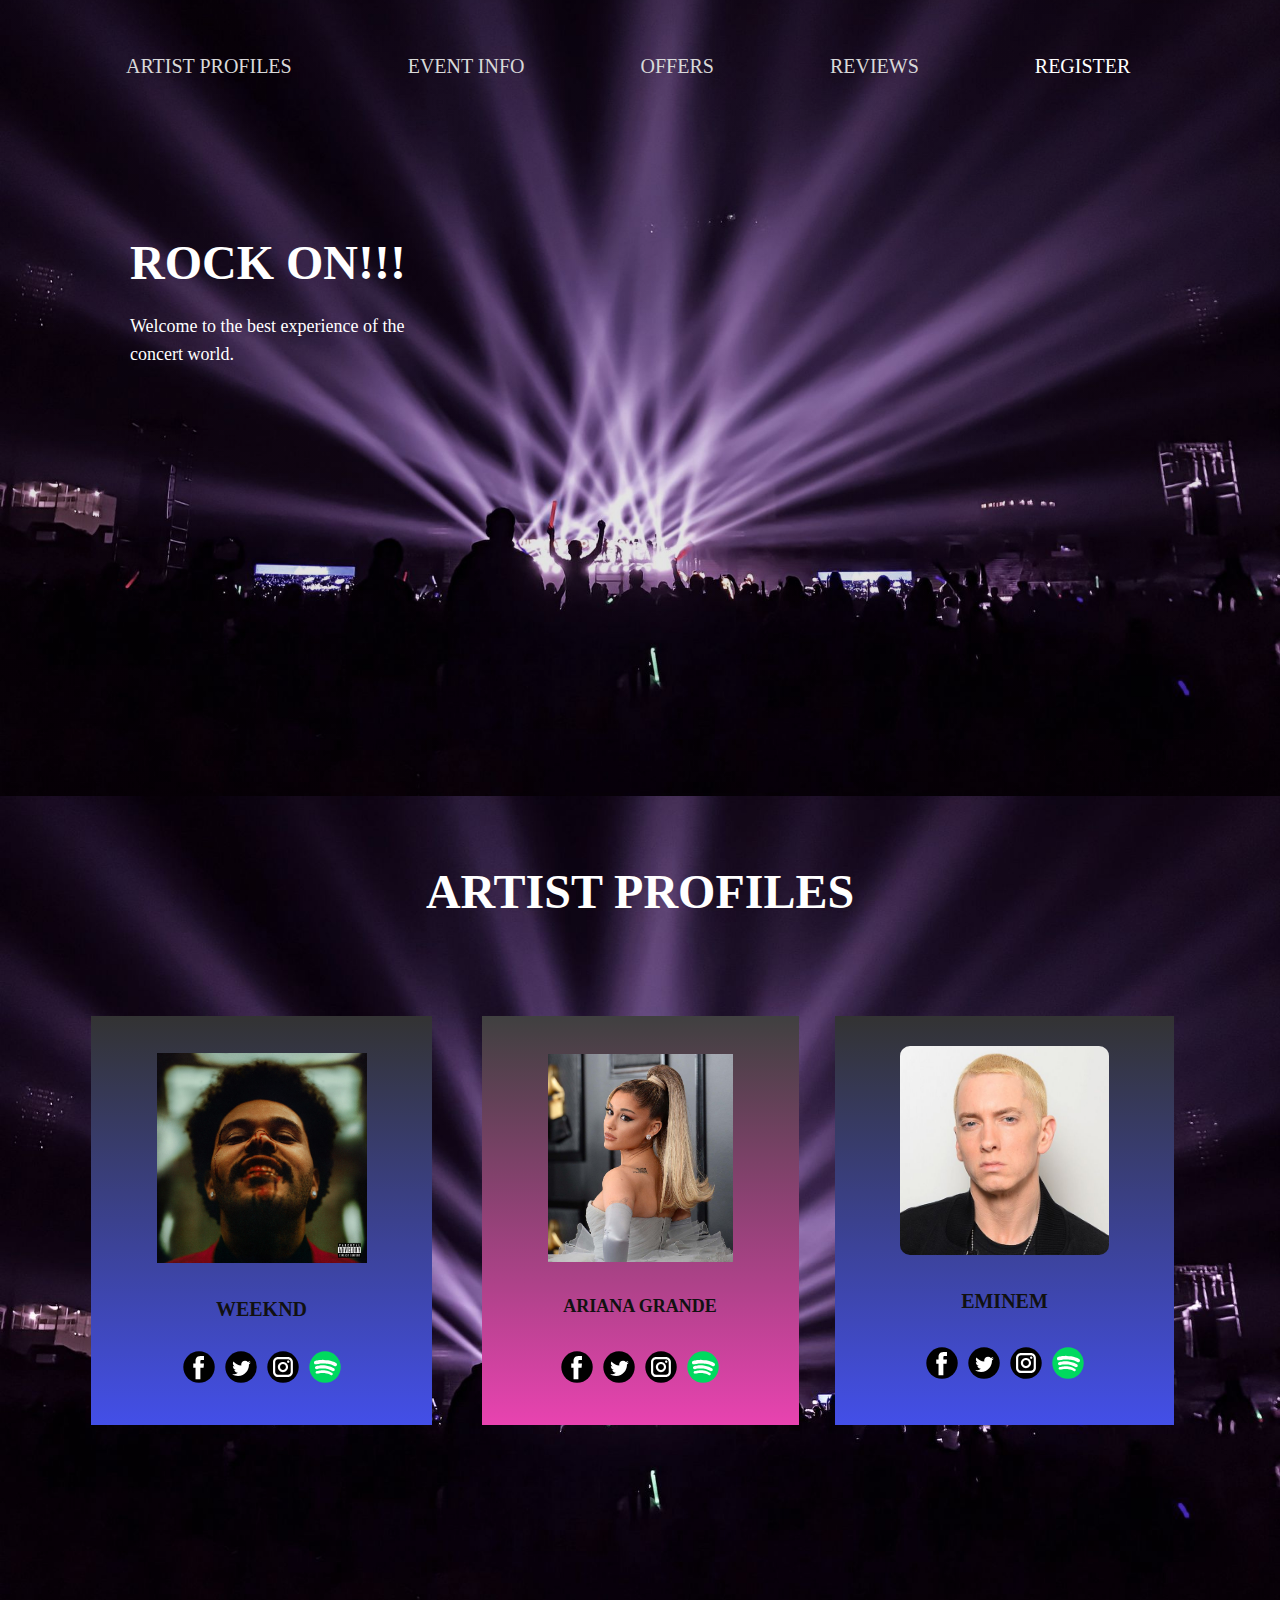
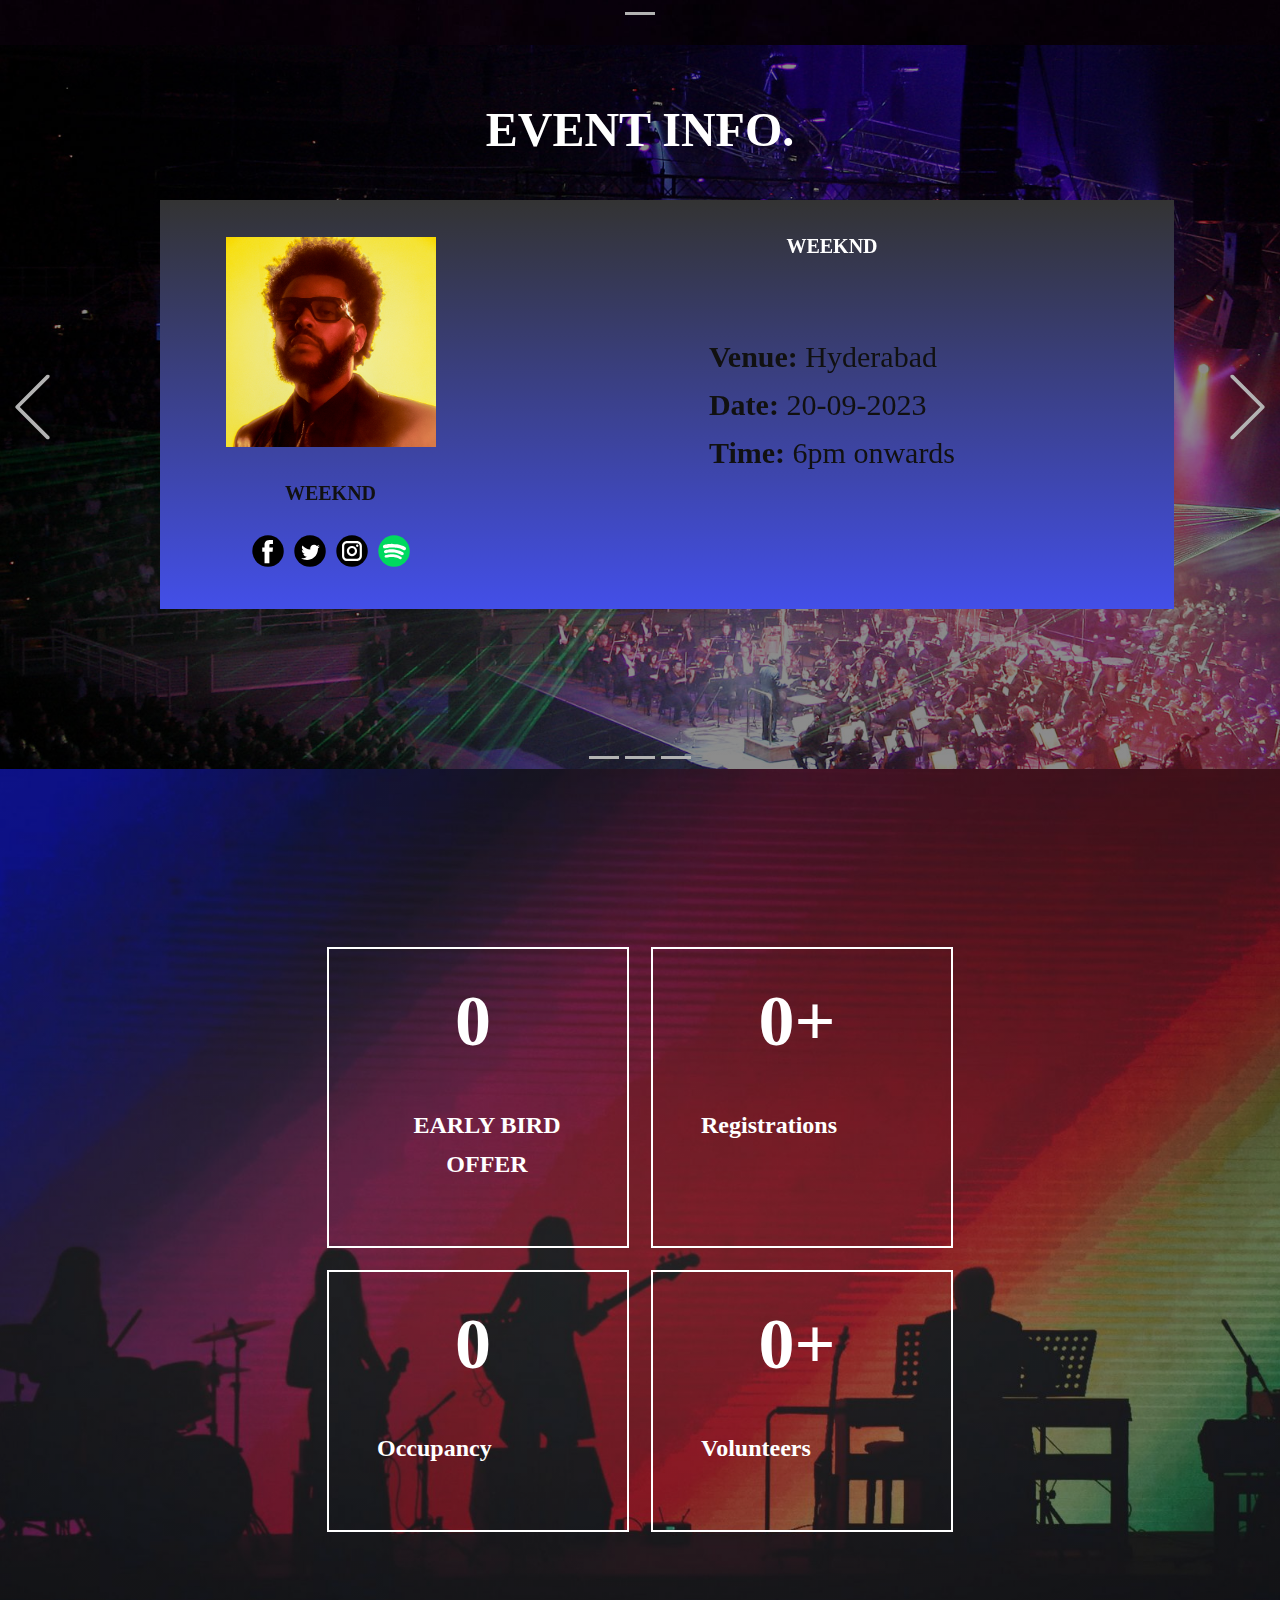
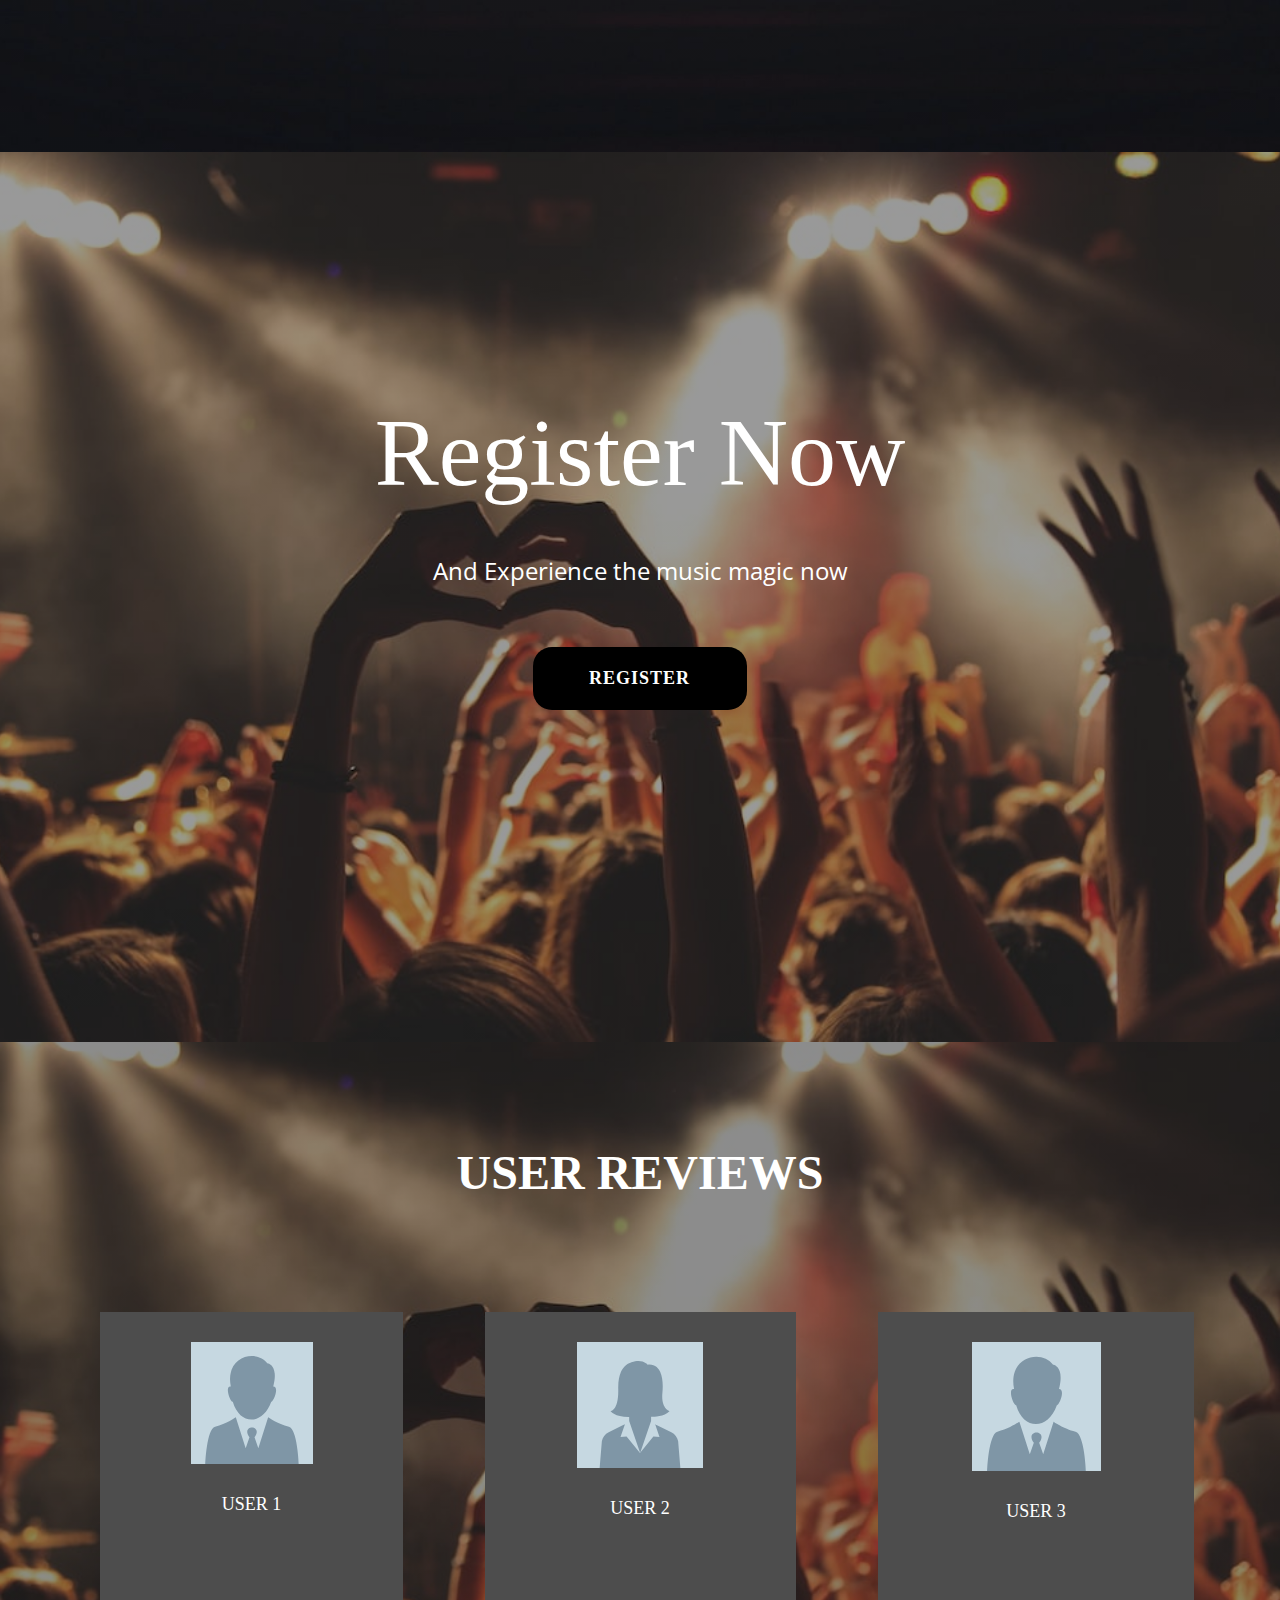
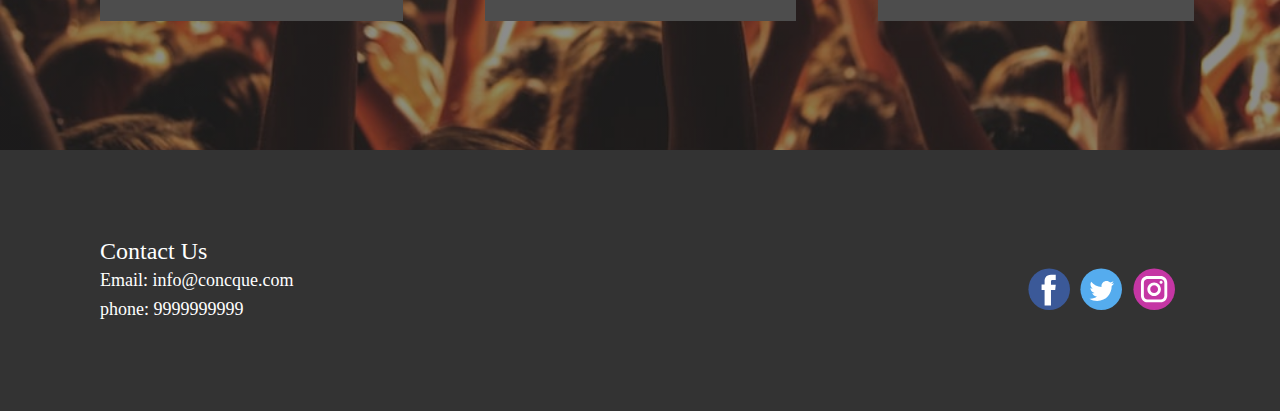
<file: Home.html>
<!DOCTYPE html>
<html style="font-size: 16px;" lang="en"><head>
    <meta name="viewport" content="width=device-width, initial-scale=1.0">
    <meta charset="utf-8">
    <meta name="keywords" content="ARTIST PROFILES">
    <meta name="description" content="">
    <title>Home</title>
    <link rel="stylesheet" href="nicepage.css" media="screen">
<link rel="stylesheet" href="Home.css" media="screen">
    <script class="u-script" type="text/javascript" src="jquery.js" defer=""></script>
    <script class="u-script" type="text/javascript" src="nicepage.js" defer=""></script>
    <meta name="generator" content="Nicepage 5.17.1, nicepage.com">
    <meta name="referrer" content="origin">
    <link id="u-theme-google-font" rel="stylesheet" href="https://fonts.googleapis.com/css?family=Roboto:100,100i,300,300i,400,400i,500,500i,700,700i,900,900i|Open+Sans:300,300i,400,400i,500,500i,600,600i,700,700i,800,800i">
    
    
    
    
    
    
    
    
    
    <script type="application/ld+json">{
		"@context": "http://schema.org",
		"@type": "Organization",
		"name": "CONCQUE",
		"sameAs": []
}</script>
    <meta name="theme-color" content="#478ac9">
    <meta property="og:title" content="Home">
    <meta property="og:description" content="">
    <meta property="og:type" content="website">
  <meta data-intl-tel-input-cdn-path="intlTelInput/"></head>
  <body class="u-body u-overlap u-overlap-contrast u-overlap-transparent u-xl-mode" data-lang="en"><header class="u-clearfix u-grey-10 u-header u-header" id="sec-f7eb" data-animation-name="" data-animation-duration="0" data-animation-delay="0" data-animation-direction=""><div class="u-clearfix u-sheet u-sheet-1">
        <nav class="u-align-center u-menu u-menu-one-level u-offcanvas u-menu-1" data-position="">
          <div class="menu-collapse u-custom-font u-font-georgia" style="font-weight: 700; font-size: 1.25rem;">
            <a class="u-button-style u-custom-hover-color u-custom-text-hover-color u-nav-link" href="#">
              <svg class="u-svg-link" viewBox="0 0 24 24"><use xmlns:xlink="http://www.w3.org/1999/xlink" xlink:href="#svg-fd61"></use></svg>
              <svg class="u-svg-content" version="1.1" id="svg-fd61" viewBox="0 0 16 16" x="0px" y="0px" xmlns:xlink="http://www.w3.org/1999/xlink" xmlns="http://www.w3.org/2000/svg"><g><rect y="1" width="16" height="2"></rect><rect y="7" width="16" height="2"></rect><rect y="13" width="16" height="2"></rect>
</g></svg>
            </a>
          </div>
          <div class="u-custom-menu u-nav-container">
            <ul class="u-custom-font u-font-georgia u-nav u-unstyled u-nav-1"><li class="u-nav-item"><a class="u-button-style u-hover-grey-80 u-nav-link u-text-hover-grey-15" href="Home.html#carousel-c230" style="padding: 26px 58px;">ARTIST PROFILES</a>
</li><li class="u-nav-item"><a class="u-button-style u-hover-grey-80 u-nav-link u-text-hover-grey-15" href="Home.html#carousel-f5ca" style="padding: 26px 58px;">EVENT INFO</a>
</li><li class="u-nav-item"><a class="u-button-style u-hover-grey-80 u-nav-link u-text-hover-grey-15" href="Home.html#sec-3e4b" style="padding: 26px 58px;">OFFERS</a>
</li><li class="u-nav-item"><a class="u-button-style u-hover-grey-80 u-nav-link u-text-hover-grey-15" href="Home.html#sec-5935" style="padding: 26px 58px;">REVIEWS</a>
</li><li class="u-nav-item"><a class="u-button-style u-hover-grey-80 u-nav-link u-text-hover-grey-15" href="http://127.0.0.1:8000/" target="_blank" style="padding: 26px 58px;">REGISTER</a>
</li></ul>
          </div>
          <div class="u-custom-menu u-nav-container-collapse">
            <div class="u-black u-container-style u-inner-container-layout u-opacity u-opacity-95 u-sidenav">
              <div class="u-inner-container-layout u-sidenav-overflow">
                <div class="u-menu-close"></div>
                <ul class="u-align-center u-nav u-popupmenu-items u-unstyled u-nav-2"><li class="u-nav-item"><a class="u-button-style u-nav-link" href="Home.html#carousel-c230">ARTIST PROFILES</a>
</li><li class="u-nav-item"><a class="u-button-style u-nav-link" href="Home.html#carousel-f5ca">EVENT INFO</a>
</li><li class="u-nav-item"><a class="u-button-style u-nav-link" href="Home.html#sec-3e4b">OFFERS</a>
</li><li class="u-nav-item"><a class="u-button-style u-nav-link" href="Home.html#sec-5935">REVIEWS</a>
</li><li class="u-nav-item"><a class="u-button-style u-nav-link" href="http://127.0.0.1:8000/" target="_blank">REGISTER</a>
</li></ul>
              </div>
            </div>
            <div class="u-black u-menu-overlay u-opacity u-opacity-70"></div>
          </div>
        </nav>
      </div></header>
    <section class="u-clearfix u-image u-shading u-section-1" id="sec-bcf8" data-image-width="1920" data-image-height="1440">
      <div class="u-clearfix u-sheet u-sheet-1">
        <h3 class="u-custom-font u-font-georgia u-text u-text-white u-text-1">ROCK ON!!! </h3>
        <p class="u-custom-font u-font-georgia u-text u-text-default u-text-white u-text-2">Welcome to the best experience of the&nbsp;<br>concert world.
        </p>
      </div>
    </section>
    <section class="u-carousel u-slide u-block-93ab-1" id="carousel-c230" data-interval="5000" data-u-ride="carousel">
      <ol class="u-absolute-hcenter u-carousel-indicators u-block-93ab-5">
        <li data-u-target="#carousel-c230" class="u-active u-grey-30" data-u-slide-to="0"></li>
      </ol>
      <div class="u-carousel-inner" role="listbox">
        <div class="u-active u-carousel-item u-clearfix u-image u-section-2-1" data-image-width="1920" data-image-height="1440">
          <div class="u-clearfix u-sheet u-sheet-1">
            <h2 class="u-custom-font u-font-georgia u-text u-text-default u-text-white u-text-1">ARTIST PROFILES</h2>
            <div class="u-container-style u-gradient u-group u-opacity u-opacity-70 u-shape-rectangle u-group-1">
              <div class="u-container-layout u-container-layout-1">
                <img class="u-image u-image-default u-preserve-proportions u-image-1" src="images/artist3.jpg" alt="" data-image-width="640" data-image-height="640">
                <p class="u-custom-font u-font-georgia u-text u-text-default u-text-2">WEEKND</p>
                <div class="u-social-icons u-spacing-10 u-social-icons-1">
                  <a class="u-social-url" title="facebook" target="_blank" href="https://facebook.com/theweeknd/"><span class="u-icon u-social-facebook u-social-icon u-text-black u-icon-1"><svg class="u-svg-link" preserveAspectRatio="xMidYMin slice" viewBox="0 0 112 112" style=""><use xmlns:xlink="http://www.w3.org/1999/xlink" xlink:href="#svg-6d35"></use></svg><svg class="u-svg-content" viewBox="0 0 112 112" x="0" y="0" id="svg-6d35"><circle fill="currentColor" cx="56.1" cy="56.1" r="55"></circle><path fill="#FFFFFF" d="M73.5,31.6h-9.1c-1.4,0-3.6,0.8-3.6,3.9v8.5h12.6L72,58.3H60.8v40.8H43.9V58.3h-8V43.9h8v-9.2
c0-6.7,3.1-17,17-17h12.5v13.9H73.5z"></path></svg></span>
                  </a>
                  <a class="u-social-url" title="twitter" target="_blank" href="https://twitter.com/theweeknd/"><span class="u-icon u-social-icon u-social-twitter u-text-black u-icon-2"><svg class="u-svg-link" preserveAspectRatio="xMidYMin slice" viewBox="0 0 112 112" style=""><use xmlns:xlink="http://www.w3.org/1999/xlink" xlink:href="#svg-26e2"></use></svg><svg class="u-svg-content" viewBox="0 0 112 112" x="0" y="0" id="svg-26e2"><circle fill="currentColor" class="st0" cx="56.1" cy="56.1" r="55"></circle><path fill="#FFFFFF" d="M83.8,47.3c0,0.6,0,1.2,0,1.7c0,17.7-13.5,38.2-38.2,38.2C38,87.2,31,85,25,81.2c1,0.1,2.1,0.2,3.2,0.2
c6.3,0,12.1-2.1,16.7-5.7c-5.9-0.1-10.8-4-12.5-9.3c0.8,0.2,1.7,0.2,2.5,0.2c1.2,0,2.4-0.2,3.5-0.5c-6.1-1.2-10.8-6.7-10.8-13.1
c0-0.1,0-0.1,0-0.2c1.8,1,3.9,1.6,6.1,1.7c-3.6-2.4-6-6.5-6-11.2c0-2.5,0.7-4.8,1.8-6.7c6.6,8.1,16.5,13.5,27.6,14
c-0.2-1-0.3-2-0.3-3.1c0-7.4,6-13.4,13.4-13.4c3.9,0,7.3,1.6,9.8,4.2c3.1-0.6,5.9-1.7,8.5-3.3c-1,3.1-3.1,5.8-5.9,7.4
c2.7-0.3,5.3-1,7.7-2.1C88.7,43,86.4,45.4,83.8,47.3z"></path></svg></span>
                  </a>
                  <a class="u-social-url" title="instagram" target="_blank" href="https://instagram.com/theweeknd/"><span class="u-icon u-social-icon u-social-instagram u-text-black u-icon-3"><svg class="u-svg-link" preserveAspectRatio="xMidYMin slice" viewBox="0 0 112 112" style=""><use xmlns:xlink="http://www.w3.org/1999/xlink" xlink:href="#svg-bd67"></use></svg><svg class="u-svg-content" viewBox="0 0 112 112" x="0" y="0" id="svg-bd67"><circle fill="currentColor" cx="56.1" cy="56.1" r="55"></circle><path fill="#FFFFFF" d="M55.9,38.2c-9.9,0-17.9,8-17.9,17.9C38,66,46,74,55.9,74c9.9,0,17.9-8,17.9-17.9C73.8,46.2,65.8,38.2,55.9,38.2
z M55.9,66.4c-5.7,0-10.3-4.6-10.3-10.3c-0.1-5.7,4.6-10.3,10.3-10.3c5.7,0,10.3,4.6,10.3,10.3C66.2,61.8,61.6,66.4,55.9,66.4z"></path><path fill="#FFFFFF" d="M74.3,33.5c-2.3,0-4.2,1.9-4.2,4.2s1.9,4.2,4.2,4.2s4.2-1.9,4.2-4.2S76.6,33.5,74.3,33.5z"></path><path fill="#FFFFFF" d="M73.1,21.3H38.6c-9.7,0-17.5,7.9-17.5,17.5v34.5c0,9.7,7.9,17.6,17.5,17.6h34.5c9.7,0,17.5-7.9,17.5-17.5V38.8
C90.6,29.1,82.7,21.3,73.1,21.3z M83,73.3c0,5.5-4.5,9.9-9.9,9.9H38.6c-5.5,0-9.9-4.5-9.9-9.9V38.8c0-5.5,4.5-9.9,9.9-9.9h34.5
c5.5,0,9.9,4.5,9.9,9.9V73.3z"></path></svg></span>
                  </a>
                  <a class="u-social-url" target="_blank" data-type="Spotify" title="Spotify" href="https://open.spotify.com/artist/1Xyo4u8uXC1ZmMpatF05PJ?si=YfQwZ4xfQV-LgkcqIvhxJA"><span class="u-icon u-social-icon u-social-spotify u-text-black u-icon-4"><svg class="u-svg-link" preserveAspectRatio="xMidYMin slice" viewBox="0 0 112 112" style=""><use xmlns:xlink="http://www.w3.org/1999/xlink" xlink:href="#svg-7934"></use></svg><svg xmlns="http://www.w3.org/2000/svg" xmlns:xlink="http://www.w3.org/1999/xlink" version="1.1" xml:space="preserve" class="u-svg-content" viewBox="0 0 112 112" x="0" y="0" id="svg-7934"><circle fill="#00D95F" cx="56.1" cy="56.1" r="55"></circle><path fill="#FFFFFE" d="M94.5,41.9c-1.9-1.1-3.8-2.1-5.8-3c-2-0.9-4-1.7-6.1-2.4c-5.1-1.7-10.2-3-15.4-3.9
	c-5.2-0.9-10.5-1.3-15.8-1.5c-2.2-0.1-4.3-0.1-6.5,0c-2.2,0.1-4.3,0.2-6.5,0.4c-2.1,0.2-4.1,0.4-6.1,0.7c-2,0.3-4,0.7-6,1.1
	c-0.8,0.2-1.6,0.4-2.4,0.6c-0.8,0.2-1.6,0.5-2.4,0.7c-1.3,0.4-2.4,1.3-3.1,2.3c-0.7,1.1-1.1,2.4-1.1,3.7c0,1.4,0.5,2.7,1.3,3.7
	c0.8,1,1.9,1.8,3.2,2.2c0.6,0.2,1.2,0.3,1.8,0.2c0.6,0,1.2-0.1,1.8-0.2l0.6-0.2c1.4-0.4,2.8-0.7,4.2-1c2.2-0.5,4.3-0.8,6.5-1.1
	c2.2-0.3,4.4-0.4,6.6-0.6c1.9-0.1,3.9-0.1,5.8-0.1c1.9,0,3.8,0.1,5.8,0.2c1.9,0.1,3.7,0.3,5.6,0.5c1.8,0.2,3.6,0.5,5.5,0.8
	c2.6,0.5,5.2,1,7.8,1.7c2.5,0.7,5.1,1.5,7.5,2.5c1.3,0.5,2.5,1,3.6,1.6c1.2,0.6,2.4,1.2,3.5,1.9c1,0.6,2.1,0.8,3.2,0.9
	c1.1,0,2.2-0.3,3.2-0.8c0.9-0.6,1.8-1.3,2.3-2.3c0.5-0.9,0.8-2,0.8-3.1l0-0.2c0,0,0-0.2,0-0.3c0-0.3-0.1-0.6-0.1-0.9
	c-0.2-0.9-0.6-1.7-1.1-2.4C95.9,42.9,95.2,42.3,94.5,41.9z"></path><path fill="#FFFFFE" d="M73,54c-4.7-1.5-9.5-2.6-14.4-3.3c-4.9-0.7-9.8-0.9-14.7-0.7c-2.3,0.1-4.6,0.3-6.9,0.5
	c-2.3,0.3-4.5,0.7-6.8,1.2c-0.9,0.2-1.9,0.4-2.8,0.7c-0.9,0.2-1.8,0.5-2.7,0.8c-1.1,0.3-2,1-2.7,1.9c-0.7,0.9-1,2-1.1,3.1
	c0,1.1,0.3,2.2,0.9,3.1c0.6,0.9,1.5,1.6,2.5,2.1c0.6,0.3,1.3,0.4,2,0.4c0.6,0,1.3-0.1,1.9-0.3c3-0.9,6-1.5,9-1.9
	c3.2-0.5,6.5-0.7,9.7-0.7c2.5,0,4.9,0.1,7.3,0.3c2.4,0.2,4.7,0.5,7,1c3,0.6,5.9,1.3,8.8,2.2c2.9,0.9,5.7,2.1,8.4,3.5
	c0.9,0.4,1.7,0.9,2.6,1.4l0.9,0.5c1.3,0.7,2.8,0.9,4.1,0.6c1.3-0.3,2.5-1.2,3.3-2.4c0.7-1.2,1-2.7,0.6-4.2c-0.3-1.3-1.1-2.5-2.4-3.3
	l0,0c-0.2-0.1-0.5-0.3-0.6-0.4c-2.2-1.3-4.4-2.4-6.7-3.5C77.8,55.6,75.4,54.7,73,54z"></path><path fill="#FFFFFE" d="M58.7,68.6c-3.6-0.5-7.2-0.8-10.9-0.9h-0.1c-0.8,0-1.5,0.1-2.3,0.1c-1.7,0.1-3.5,0.2-5.1,0.3
	c-2.2,0.2-4.4,0.5-6.6,0.8c-2.2,0.4-4.4,0.8-6.5,1.3c-0.2,0-0.3,0.1-0.6,0.1h0c-0.2,0.1-0.4,0.1-0.6,0.2c-1,0.4-1.8,1.1-2.3,2.1
	c-0.5,0.9-0.7,2-0.5,3.1c0.2,1.1,0.8,2,1.6,2.6c0.8,0.6,1.8,1,2.9,1c0.3,0,0.7,0,1-0.1c0.3,0,0.6-0.1,0.9-0.2c2.6-0.6,5.2-1,7.8-1.4
	c2.6-0.4,5.2-0.6,7.9-0.7c2-0.1,4.1-0.1,6.1,0c2,0.1,4,0.3,6,0.6c3.3,0.5,6.4,1.3,9.5,2.3c3.1,1.1,6,2.4,8.8,4.1l0,0l0.1,0.1
	c0.3,0.2,0.6,0.3,0.9,0.5c1.1,0.5,2.2,0.5,3.2,0.2c1-0.3,1.9-1,2.5-2c0.6-1,0.8-2.2,0.6-3.2c-0.2-1.1-0.8-2.1-1.7-2.8
	c-0.3-0.2-0.6-0.4-0.9-0.6l-0.1-0.1l0,0c-1.7-1-3.5-2-5.4-2.8c-1.8-0.8-3.7-1.6-5.7-2.2C65.8,70,62.3,69.2,58.7,68.6z"></path></svg></span>
                  </a>
                </div>
              </div>
            </div>
            <div class="u-container-style u-gradient u-group u-opacity u-opacity-60 u-shape-rectangle u-group-2">
              <div class="u-container-layout u-container-layout-2">
                <img class="u-image u-image-round u-preserve-proportions u-radius-10 u-image-2" src="images/artist1.jpg" alt="" data-image-width="500" data-image-height="500">
                <p class="u-custom-font u-font-georgia u-text u-text-default u-text-3">EMINEM</p>
                <div class="u-social-icons u-spacing-10 u-social-icons-2">
                  <a class="u-social-url" title="facebook" target="_blank" href="https://facebook.com/eminem/"><span class="u-icon u-social-facebook u-social-icon u-text-black u-icon-5"><svg class="u-svg-link" preserveAspectRatio="xMidYMin slice" viewBox="0 0 112 112" style=""><use xmlns:xlink="http://www.w3.org/1999/xlink" xlink:href="#svg-2a2f"></use></svg><svg class="u-svg-content" viewBox="0 0 112 112" x="0" y="0" id="svg-2a2f"><circle fill="currentColor" cx="56.1" cy="56.1" r="55"></circle><path fill="#FFFFFF" d="M73.5,31.6h-9.1c-1.4,0-3.6,0.8-3.6,3.9v8.5h12.6L72,58.3H60.8v40.8H43.9V58.3h-8V43.9h8v-9.2
c0-6.7,3.1-17,17-17h12.5v13.9H73.5z"></path></svg></span>
                  </a>
                  <a class="u-social-url" title="twitter" target="_blank" href="https://twitter.com/Eminem/"><span class="u-icon u-social-icon u-social-twitter u-text-black u-icon-6"><svg class="u-svg-link" preserveAspectRatio="xMidYMin slice" viewBox="0 0 112 112" style=""><use xmlns:xlink="http://www.w3.org/1999/xlink" xlink:href="#svg-6989"></use></svg><svg class="u-svg-content" viewBox="0 0 112 112" x="0" y="0" id="svg-6989"><circle fill="currentColor" class="st0" cx="56.1" cy="56.1" r="55"></circle><path fill="#FFFFFF" d="M83.8,47.3c0,0.6,0,1.2,0,1.7c0,17.7-13.5,38.2-38.2,38.2C38,87.2,31,85,25,81.2c1,0.1,2.1,0.2,3.2,0.2
c6.3,0,12.1-2.1,16.7-5.7c-5.9-0.1-10.8-4-12.5-9.3c0.8,0.2,1.7,0.2,2.5,0.2c1.2,0,2.4-0.2,3.5-0.5c-6.1-1.2-10.8-6.7-10.8-13.1
c0-0.1,0-0.1,0-0.2c1.8,1,3.9,1.6,6.1,1.7c-3.6-2.4-6-6.5-6-11.2c0-2.5,0.7-4.8,1.8-6.7c6.6,8.1,16.5,13.5,27.6,14
c-0.2-1-0.3-2-0.3-3.1c0-7.4,6-13.4,13.4-13.4c3.9,0,7.3,1.6,9.8,4.2c3.1-0.6,5.9-1.7,8.5-3.3c-1,3.1-3.1,5.8-5.9,7.4
c2.7-0.3,5.3-1,7.7-2.1C88.7,43,86.4,45.4,83.8,47.3z"></path></svg></span>
                  </a>
                  <a class="u-social-url" title="instagram" target="_blank" href="https://instagram.com/Eminem/"><span class="u-icon u-social-icon u-social-instagram u-text-black u-icon-7"><svg class="u-svg-link" preserveAspectRatio="xMidYMin slice" viewBox="0 0 112 112" style=""><use xmlns:xlink="http://www.w3.org/1999/xlink" xlink:href="#svg-6347"></use></svg><svg class="u-svg-content" viewBox="0 0 112 112" x="0" y="0" id="svg-6347"><circle fill="currentColor" cx="56.1" cy="56.1" r="55"></circle><path fill="#FFFFFF" d="M55.9,38.2c-9.9,0-17.9,8-17.9,17.9C38,66,46,74,55.9,74c9.9,0,17.9-8,17.9-17.9C73.8,46.2,65.8,38.2,55.9,38.2
z M55.9,66.4c-5.7,0-10.3-4.6-10.3-10.3c-0.1-5.7,4.6-10.3,10.3-10.3c5.7,0,10.3,4.6,10.3,10.3C66.2,61.8,61.6,66.4,55.9,66.4z"></path><path fill="#FFFFFF" d="M74.3,33.5c-2.3,0-4.2,1.9-4.2,4.2s1.9,4.2,4.2,4.2s4.2-1.9,4.2-4.2S76.6,33.5,74.3,33.5z"></path><path fill="#FFFFFF" d="M73.1,21.3H38.6c-9.7,0-17.5,7.9-17.5,17.5v34.5c0,9.7,7.9,17.6,17.5,17.6h34.5c9.7,0,17.5-7.9,17.5-17.5V38.8
C90.6,29.1,82.7,21.3,73.1,21.3z M83,73.3c0,5.5-4.5,9.9-9.9,9.9H38.6c-5.5,0-9.9-4.5-9.9-9.9V38.8c0-5.5,4.5-9.9,9.9-9.9h34.5
c5.5,0,9.9,4.5,9.9,9.9V73.3z"></path></svg></span>
                  </a>
                  <a class="u-social-url" target="_blank" data-type="Spotify" title="Spotify" href="https://open.spotify.com/artist/7dGJo4pcD2V6oG8kP0tJRR?si=sdEec4UVTIyWkMFa58he6A"><span class="u-icon u-social-icon u-social-spotify u-text-black u-icon-8"><svg class="u-svg-link" preserveAspectRatio="xMidYMin slice" viewBox="0 0 112 112" style=""><use xmlns:xlink="http://www.w3.org/1999/xlink" xlink:href="#svg-a26f"></use></svg><svg xmlns="http://www.w3.org/2000/svg" xmlns:xlink="http://www.w3.org/1999/xlink" version="1.1" xml:space="preserve" class="u-svg-content" viewBox="0 0 112 112" x="0" y="0" id="svg-a26f"><circle fill="#00D95F" cx="56.1" cy="56.1" r="55"></circle><path fill="#FFFFFE" d="M94.5,41.9c-1.9-1.1-3.8-2.1-5.8-3c-2-0.9-4-1.7-6.1-2.4c-5.1-1.7-10.2-3-15.4-3.9
	c-5.2-0.9-10.5-1.3-15.8-1.5c-2.2-0.1-4.3-0.1-6.5,0c-2.2,0.1-4.3,0.2-6.5,0.4c-2.1,0.2-4.1,0.4-6.1,0.7c-2,0.3-4,0.7-6,1.1
	c-0.8,0.2-1.6,0.4-2.4,0.6c-0.8,0.2-1.6,0.5-2.4,0.7c-1.3,0.4-2.4,1.3-3.1,2.3c-0.7,1.1-1.1,2.4-1.1,3.7c0,1.4,0.5,2.7,1.3,3.7
	c0.8,1,1.9,1.8,3.2,2.2c0.6,0.2,1.2,0.3,1.8,0.2c0.6,0,1.2-0.1,1.8-0.2l0.6-0.2c1.4-0.4,2.8-0.7,4.2-1c2.2-0.5,4.3-0.8,6.5-1.1
	c2.2-0.3,4.4-0.4,6.6-0.6c1.9-0.1,3.9-0.1,5.8-0.1c1.9,0,3.8,0.1,5.8,0.2c1.9,0.1,3.7,0.3,5.6,0.5c1.8,0.2,3.6,0.5,5.5,0.8
	c2.6,0.5,5.2,1,7.8,1.7c2.5,0.7,5.1,1.5,7.5,2.5c1.3,0.5,2.5,1,3.6,1.6c1.2,0.6,2.4,1.2,3.5,1.9c1,0.6,2.1,0.8,3.2,0.9
	c1.1,0,2.2-0.3,3.2-0.8c0.9-0.6,1.8-1.3,2.3-2.3c0.5-0.9,0.8-2,0.8-3.1l0-0.2c0,0,0-0.2,0-0.3c0-0.3-0.1-0.6-0.1-0.9
	c-0.2-0.9-0.6-1.7-1.1-2.4C95.9,42.9,95.2,42.3,94.5,41.9z"></path><path fill="#FFFFFE" d="M73,54c-4.7-1.5-9.5-2.6-14.4-3.3c-4.9-0.7-9.8-0.9-14.7-0.7c-2.3,0.1-4.6,0.3-6.9,0.5
	c-2.3,0.3-4.5,0.7-6.8,1.2c-0.9,0.2-1.9,0.4-2.8,0.7c-0.9,0.2-1.8,0.5-2.7,0.8c-1.1,0.3-2,1-2.7,1.9c-0.7,0.9-1,2-1.1,3.1
	c0,1.1,0.3,2.2,0.9,3.1c0.6,0.9,1.5,1.6,2.5,2.1c0.6,0.3,1.3,0.4,2,0.4c0.6,0,1.3-0.1,1.9-0.3c3-0.9,6-1.5,9-1.9
	c3.2-0.5,6.5-0.7,9.7-0.7c2.5,0,4.9,0.1,7.3,0.3c2.4,0.2,4.7,0.5,7,1c3,0.6,5.9,1.3,8.8,2.2c2.9,0.9,5.7,2.1,8.4,3.5
	c0.9,0.4,1.7,0.9,2.6,1.4l0.9,0.5c1.3,0.7,2.8,0.9,4.1,0.6c1.3-0.3,2.5-1.2,3.3-2.4c0.7-1.2,1-2.7,0.6-4.2c-0.3-1.3-1.1-2.5-2.4-3.3
	l0,0c-0.2-0.1-0.5-0.3-0.6-0.4c-2.2-1.3-4.4-2.4-6.7-3.5C77.8,55.6,75.4,54.7,73,54z"></path><path fill="#FFFFFE" d="M58.7,68.6c-3.6-0.5-7.2-0.8-10.9-0.9h-0.1c-0.8,0-1.5,0.1-2.3,0.1c-1.7,0.1-3.5,0.2-5.1,0.3
	c-2.2,0.2-4.4,0.5-6.6,0.8c-2.2,0.4-4.4,0.8-6.5,1.3c-0.2,0-0.3,0.1-0.6,0.1h0c-0.2,0.1-0.4,0.1-0.6,0.2c-1,0.4-1.8,1.1-2.3,2.1
	c-0.5,0.9-0.7,2-0.5,3.1c0.2,1.1,0.8,2,1.6,2.6c0.8,0.6,1.8,1,2.9,1c0.3,0,0.7,0,1-0.1c0.3,0,0.6-0.1,0.9-0.2c2.6-0.6,5.2-1,7.8-1.4
	c2.6-0.4,5.2-0.6,7.9-0.7c2-0.1,4.1-0.1,6.1,0c2,0.1,4,0.3,6,0.6c3.3,0.5,6.4,1.3,9.5,2.3c3.1,1.1,6,2.4,8.8,4.1l0,0l0.1,0.1
	c0.3,0.2,0.6,0.3,0.9,0.5c1.1,0.5,2.2,0.5,3.2,0.2c1-0.3,1.9-1,2.5-2c0.6-1,0.8-2.2,0.6-3.2c-0.2-1.1-0.8-2.1-1.7-2.8
	c-0.3-0.2-0.6-0.4-0.9-0.6l-0.1-0.1l0,0c-1.7-1-3.5-2-5.4-2.8c-1.8-0.8-3.7-1.6-5.7-2.2C65.8,70,62.3,69.2,58.7,68.6z"></path></svg></span>
                  </a>
                </div>
              </div>
            </div>
            <div class="u-container-style u-gradient u-group u-opacity u-opacity-90 u-shape-rectangle u-group-3">
              <div class="u-container-layout u-container-layout-3">
                <img class="u-image u-image-default u-image-3" src="images/Artist2.jpg" alt="" data-image-width="1200" data-image-height="1312">
                <p class="u-custom-font u-font-georgia u-text u-text-default u-text-4">ARIANA GRANDE</p>
                <div class="u-social-icons u-spacing-10 u-social-icons-3">
                  <a class="u-social-url" title="facebook" target="_blank" href="https://facebook.com/arianagrande/"><span class="u-icon u-social-facebook u-social-icon u-text-black u-icon-9"><svg class="u-svg-link" preserveAspectRatio="xMidYMin slice" viewBox="0 0 112 112" style=""><use xmlns:xlink="http://www.w3.org/1999/xlink" xlink:href="#svg-606c"></use></svg><svg class="u-svg-content" viewBox="0 0 112 112" x="0" y="0" id="svg-606c"><circle fill="currentColor" cx="56.1" cy="56.1" r="55"></circle><path fill="#FFFFFF" d="M73.5,31.6h-9.1c-1.4,0-3.6,0.8-3.6,3.9v8.5h12.6L72,58.3H60.8v40.8H43.9V58.3h-8V43.9h8v-9.2
c0-6.7,3.1-17,17-17h12.5v13.9H73.5z"></path></svg></span>
                  </a>
                  <a class="u-social-url" title="twitter" target="_blank" href="https://twitter.com/"><span class="u-icon u-social-icon u-social-twitter u-text-black u-icon-10"><svg class="u-svg-link" preserveAspectRatio="xMidYMin slice" viewBox="0 0 112 112" style=""><use xmlns:xlink="http://www.w3.org/1999/xlink" xlink:href="#svg-638a"></use></svg><svg class="u-svg-content" viewBox="0 0 112 112" x="0" y="0" id="svg-638a"><circle fill="currentColor" class="st0" cx="56.1" cy="56.1" r="55"></circle><path fill="#FFFFFF" d="M83.8,47.3c0,0.6,0,1.2,0,1.7c0,17.7-13.5,38.2-38.2,38.2C38,87.2,31,85,25,81.2c1,0.1,2.1,0.2,3.2,0.2
c6.3,0,12.1-2.1,16.7-5.7c-5.9-0.1-10.8-4-12.5-9.3c0.8,0.2,1.7,0.2,2.5,0.2c1.2,0,2.4-0.2,3.5-0.5c-6.1-1.2-10.8-6.7-10.8-13.1
c0-0.1,0-0.1,0-0.2c1.8,1,3.9,1.6,6.1,1.7c-3.6-2.4-6-6.5-6-11.2c0-2.5,0.7-4.8,1.8-6.7c6.6,8.1,16.5,13.5,27.6,14
c-0.2-1-0.3-2-0.3-3.1c0-7.4,6-13.4,13.4-13.4c3.9,0,7.3,1.6,9.8,4.2c3.1-0.6,5.9-1.7,8.5-3.3c-1,3.1-3.1,5.8-5.9,7.4
c2.7-0.3,5.3-1,7.7-2.1C88.7,43,86.4,45.4,83.8,47.3z"></path></svg></span>
                  </a>
                  <a class="u-social-url" title="instagram" target="_blank" href="https://instagram.com/arianagrande/"><span class="u-icon u-social-icon u-social-instagram u-text-black u-icon-11"><svg class="u-svg-link" preserveAspectRatio="xMidYMin slice" viewBox="0 0 112 112" style=""><use xmlns:xlink="http://www.w3.org/1999/xlink" xlink:href="#svg-7e83"></use></svg><svg class="u-svg-content" viewBox="0 0 112 112" x="0" y="0" id="svg-7e83"><circle fill="currentColor" cx="56.1" cy="56.1" r="55"></circle><path fill="#FFFFFF" d="M55.9,38.2c-9.9,0-17.9,8-17.9,17.9C38,66,46,74,55.9,74c9.9,0,17.9-8,17.9-17.9C73.8,46.2,65.8,38.2,55.9,38.2
z M55.9,66.4c-5.7,0-10.3-4.6-10.3-10.3c-0.1-5.7,4.6-10.3,10.3-10.3c5.7,0,10.3,4.6,10.3,10.3C66.2,61.8,61.6,66.4,55.9,66.4z"></path><path fill="#FFFFFF" d="M74.3,33.5c-2.3,0-4.2,1.9-4.2,4.2s1.9,4.2,4.2,4.2s4.2-1.9,4.2-4.2S76.6,33.5,74.3,33.5z"></path><path fill="#FFFFFF" d="M73.1,21.3H38.6c-9.7,0-17.5,7.9-17.5,17.5v34.5c0,9.7,7.9,17.6,17.5,17.6h34.5c9.7,0,17.5-7.9,17.5-17.5V38.8
C90.6,29.1,82.7,21.3,73.1,21.3z M83,73.3c0,5.5-4.5,9.9-9.9,9.9H38.6c-5.5,0-9.9-4.5-9.9-9.9V38.8c0-5.5,4.5-9.9,9.9-9.9h34.5
c5.5,0,9.9,4.5,9.9,9.9V73.3z"></path></svg></span>
                  </a>
                  <a class="u-social-url" target="_blank" data-type="Spotify" title="Spotify" href="https://open.spotify.com/artist/66CXWjxzNUsdJxJ2JdwvnR?si=zAReNJfjTEKPlC0SowYF9A"><span class="u-icon u-social-icon u-social-spotify u-text-black u-icon-12"><svg class="u-svg-link" preserveAspectRatio="xMidYMin slice" viewBox="0 0 112 112" style=""><use xmlns:xlink="http://www.w3.org/1999/xlink" xlink:href="#svg-6ee4"></use></svg><svg xmlns="http://www.w3.org/2000/svg" xmlns:xlink="http://www.w3.org/1999/xlink" version="1.1" xml:space="preserve" class="u-svg-content" viewBox="0 0 112 112" x="0" y="0" id="svg-6ee4"><circle fill="#00D95F" cx="56.1" cy="56.1" r="55"></circle><path fill="#FFFFFE" d="M94.5,41.9c-1.9-1.1-3.8-2.1-5.8-3c-2-0.9-4-1.7-6.1-2.4c-5.1-1.7-10.2-3-15.4-3.9
	c-5.2-0.9-10.5-1.3-15.8-1.5c-2.2-0.1-4.3-0.1-6.5,0c-2.2,0.1-4.3,0.2-6.5,0.4c-2.1,0.2-4.1,0.4-6.1,0.7c-2,0.3-4,0.7-6,1.1
	c-0.8,0.2-1.6,0.4-2.4,0.6c-0.8,0.2-1.6,0.5-2.4,0.7c-1.3,0.4-2.4,1.3-3.1,2.3c-0.7,1.1-1.1,2.4-1.1,3.7c0,1.4,0.5,2.7,1.3,3.7
	c0.8,1,1.9,1.8,3.2,2.2c0.6,0.2,1.2,0.3,1.8,0.2c0.6,0,1.2-0.1,1.8-0.2l0.6-0.2c1.4-0.4,2.8-0.7,4.2-1c2.2-0.5,4.3-0.8,6.5-1.1
	c2.2-0.3,4.4-0.4,6.6-0.6c1.9-0.1,3.9-0.1,5.8-0.1c1.9,0,3.8,0.1,5.8,0.2c1.9,0.1,3.7,0.3,5.6,0.5c1.8,0.2,3.6,0.5,5.5,0.8
	c2.6,0.5,5.2,1,7.8,1.7c2.5,0.7,5.1,1.5,7.5,2.5c1.3,0.5,2.5,1,3.6,1.6c1.2,0.6,2.4,1.2,3.5,1.9c1,0.6,2.1,0.8,3.2,0.9
	c1.1,0,2.2-0.3,3.2-0.8c0.9-0.6,1.8-1.3,2.3-2.3c0.5-0.9,0.8-2,0.8-3.1l0-0.2c0,0,0-0.2,0-0.3c0-0.3-0.1-0.6-0.1-0.9
	c-0.2-0.9-0.6-1.7-1.1-2.4C95.9,42.9,95.2,42.3,94.5,41.9z"></path><path fill="#FFFFFE" d="M73,54c-4.7-1.5-9.5-2.6-14.4-3.3c-4.9-0.7-9.8-0.9-14.7-0.7c-2.3,0.1-4.6,0.3-6.9,0.5
	c-2.3,0.3-4.5,0.7-6.8,1.2c-0.9,0.2-1.9,0.4-2.8,0.7c-0.9,0.2-1.8,0.5-2.7,0.8c-1.1,0.3-2,1-2.7,1.9c-0.7,0.9-1,2-1.1,3.1
	c0,1.1,0.3,2.2,0.9,3.1c0.6,0.9,1.5,1.6,2.5,2.1c0.6,0.3,1.3,0.4,2,0.4c0.6,0,1.3-0.1,1.9-0.3c3-0.9,6-1.5,9-1.9
	c3.2-0.5,6.5-0.7,9.7-0.7c2.5,0,4.9,0.1,7.3,0.3c2.4,0.2,4.7,0.5,7,1c3,0.6,5.9,1.3,8.8,2.2c2.9,0.9,5.7,2.1,8.4,3.5
	c0.9,0.4,1.7,0.9,2.6,1.4l0.9,0.5c1.3,0.7,2.8,0.9,4.1,0.6c1.3-0.3,2.5-1.2,3.3-2.4c0.7-1.2,1-2.7,0.6-4.2c-0.3-1.3-1.1-2.5-2.4-3.3
	l0,0c-0.2-0.1-0.5-0.3-0.6-0.4c-2.2-1.3-4.4-2.4-6.7-3.5C77.8,55.6,75.4,54.7,73,54z"></path><path fill="#FFFFFE" d="M58.7,68.6c-3.6-0.5-7.2-0.8-10.9-0.9h-0.1c-0.8,0-1.5,0.1-2.3,0.1c-1.7,0.1-3.5,0.2-5.1,0.3
	c-2.2,0.2-4.4,0.5-6.6,0.8c-2.2,0.4-4.4,0.8-6.5,1.3c-0.2,0-0.3,0.1-0.6,0.1h0c-0.2,0.1-0.4,0.1-0.6,0.2c-1,0.4-1.8,1.1-2.3,2.1
	c-0.5,0.9-0.7,2-0.5,3.1c0.2,1.1,0.8,2,1.6,2.6c0.8,0.6,1.8,1,2.9,1c0.3,0,0.7,0,1-0.1c0.3,0,0.6-0.1,0.9-0.2c2.6-0.6,5.2-1,7.8-1.4
	c2.6-0.4,5.2-0.6,7.9-0.7c2-0.1,4.1-0.1,6.1,0c2,0.1,4,0.3,6,0.6c3.3,0.5,6.4,1.3,9.5,2.3c3.1,1.1,6,2.4,8.8,4.1l0,0l0.1,0.1
	c0.3,0.2,0.6,0.3,0.9,0.5c1.1,0.5,2.2,0.5,3.2,0.2c1-0.3,1.9-1,2.5-2c0.6-1,0.8-2.2,0.6-3.2c-0.2-1.1-0.8-2.1-1.7-2.8
	c-0.3-0.2-0.6-0.4-0.9-0.6l-0.1-0.1l0,0c-1.7-1-3.5-2-5.4-2.8c-1.8-0.8-3.7-1.6-5.7-2.2C65.8,70,62.3,69.2,58.7,68.6z"></path></svg></span>
                  </a>
                </div>
              </div>
            </div>
          </div>
        </div>
      </div>
      <a class="u-absolute-vcenter u-carousel-control u-carousel-control-prev u-hidden u-text-grey-30 u-block-93ab-3" href="#carousel-c230" role="button" data-u-slide="prev">
        <span aria-hidden="true">
          <svg class="u-svg-link" viewBox="0 0 477.175 477.175"><path d="M145.188,238.575l215.5-215.5c5.3-5.3,5.3-13.8,0-19.1s-13.8-5.3-19.1,0l-225.1,225.1c-5.3,5.3-5.3,13.8,0,19.1l225.1,225
                    c2.6,2.6,6.1,4,9.5,4s6.9-1.3,9.5-4c5.3-5.3,5.3-13.8,0-19.1L145.188,238.575z"></path></svg>
        </span>
        <span class="sr-only">Previous</span>
      </a>
      <a class="u-carousel-control u-carousel-control-next u-hidden u-text-grey-30 u-block-93ab-6" href="#carousel-c230" role="button" data-u-slide="next">
        <span aria-hidden="true">
          <svg class="u-svg-link" viewBox="0 0 477.175 477.175"><path d="M360.731,229.075l-225.1-225.1c-5.3-5.3-13.8-5.3-19.1,0s-5.3,13.8,0,19.1l215.5,215.5l-215.5,215.5
                    c-5.3,5.3-5.3,13.8,0,19.1c2.6,2.6,6.1,4,9.5,4c3.4,0,6.9-1.3,9.5-4l225.1-225.1C365.931,242.875,365.931,234.275,360.731,229.075z"></path></svg>
        </span>
        <span class="sr-only">Next</span>
      </a>
    </section>
    <section class="u-carousel u-slide u-block-7607-1" id="carousel-f5ca" data-interval="5000" data-u-ride="carousel">
      <ol class="u-absolute-hcenter u-carousel-indicators u-block-7607-2">
        <li data-u-target="#carousel-f5ca" class="u-active u-grey-30" data-u-slide-to="0"></li>
        <li data-u-target="#carousel-f5ca" class="u-grey-30" data-u-slide-to="1"></li>
        <li data-u-target="#carousel-f5ca" class="u-grey-30" data-u-slide-to="2"></li>
      </ol>
      <div class="u-carousel-inner" role="listbox">
        <div class="u-active u-align-center u-carousel-item u-clearfix u-image u-shading u-section-3-1" src="" data-image-width="1600" data-image-height="1067">
          <div class="u-clearfix u-sheet u-sheet-1">
            <h2 class="u-align-center u-custom-font u-font-georgia u-text u-text-default u-text-white u-text-1">EVENT INFO.</h2>
            <div class="u-container-style u-gradient u-group u-shape-rectangle u-group-1">
              <div class="u-container-layout u-container-layout-1">
                <img class="u-image u-image-default u-preserve-proportions u-image-1" src="images/The_Weeknd_Portrait_by_Brian_Ziff.jpg" alt="" data-image-width="1281" data-image-height="1920">
                <p class="u-custom-font u-font-georgia u-text u-text-default u-text-2">WEEKND</p>
                <div class="u-social-icons u-spacing-10 u-social-icons-1">
                  <a class="u-social-url" title="facebook" target="_blank" href="https://facebook.com/theweeknd/"><span class="u-icon u-social-facebook u-social-icon u-text-black u-icon-1"><svg class="u-svg-link" preserveAspectRatio="xMidYMin slice" viewBox="0 0 112 112" style=""><use xmlns:xlink="http://www.w3.org/1999/xlink" xlink:href="#svg-194c"></use></svg><svg class="u-svg-content" viewBox="0 0 112 112" x="0" y="0" id="svg-194c"><circle fill="currentColor" cx="56.1" cy="56.1" r="55"></circle><path fill="#FFFFFF" d="M73.5,31.6h-9.1c-1.4,0-3.6,0.8-3.6,3.9v8.5h12.6L72,58.3H60.8v40.8H43.9V58.3h-8V43.9h8v-9.2
c0-6.7,3.1-17,17-17h12.5v13.9H73.5z"></path></svg></span>
                  </a>
                  <a class="u-social-url" title="twitter" target="_blank" href="https://twitter.com/theweeknd/"><span class="u-icon u-social-icon u-social-twitter u-text-black u-icon-2"><svg class="u-svg-link" preserveAspectRatio="xMidYMin slice" viewBox="0 0 112 112" style=""><use xmlns:xlink="http://www.w3.org/1999/xlink" xlink:href="#svg-fe07"></use></svg><svg class="u-svg-content" viewBox="0 0 112 112" x="0" y="0" id="svg-fe07"><circle fill="currentColor" class="st0" cx="56.1" cy="56.1" r="55"></circle><path fill="#FFFFFF" d="M83.8,47.3c0,0.6,0,1.2,0,1.7c0,17.7-13.5,38.2-38.2,38.2C38,87.2,31,85,25,81.2c1,0.1,2.1,0.2,3.2,0.2
c6.3,0,12.1-2.1,16.7-5.7c-5.9-0.1-10.8-4-12.5-9.3c0.8,0.2,1.7,0.2,2.5,0.2c1.2,0,2.4-0.2,3.5-0.5c-6.1-1.2-10.8-6.7-10.8-13.1
c0-0.1,0-0.1,0-0.2c1.8,1,3.9,1.6,6.1,1.7c-3.6-2.4-6-6.5-6-11.2c0-2.5,0.7-4.8,1.8-6.7c6.6,8.1,16.5,13.5,27.6,14
c-0.2-1-0.3-2-0.3-3.1c0-7.4,6-13.4,13.4-13.4c3.9,0,7.3,1.6,9.8,4.2c3.1-0.6,5.9-1.7,8.5-3.3c-1,3.1-3.1,5.8-5.9,7.4
c2.7-0.3,5.3-1,7.7-2.1C88.7,43,86.4,45.4,83.8,47.3z"></path></svg></span>
                  </a>
                  <a class="u-social-url" title="instagram" target="_blank" href="https://instagram.com/theweeknd/"><span class="u-icon u-social-icon u-social-instagram u-text-black u-icon-3"><svg class="u-svg-link" preserveAspectRatio="xMidYMin slice" viewBox="0 0 112 112" style=""><use xmlns:xlink="http://www.w3.org/1999/xlink" xlink:href="#svg-6f7a"></use></svg><svg class="u-svg-content" viewBox="0 0 112 112" x="0" y="0" id="svg-6f7a"><circle fill="currentColor" cx="56.1" cy="56.1" r="55"></circle><path fill="#FFFFFF" d="M55.9,38.2c-9.9,0-17.9,8-17.9,17.9C38,66,46,74,55.9,74c9.9,0,17.9-8,17.9-17.9C73.8,46.2,65.8,38.2,55.9,38.2
z M55.9,66.4c-5.7,0-10.3-4.6-10.3-10.3c-0.1-5.7,4.6-10.3,10.3-10.3c5.7,0,10.3,4.6,10.3,10.3C66.2,61.8,61.6,66.4,55.9,66.4z"></path><path fill="#FFFFFF" d="M74.3,33.5c-2.3,0-4.2,1.9-4.2,4.2s1.9,4.2,4.2,4.2s4.2-1.9,4.2-4.2S76.6,33.5,74.3,33.5z"></path><path fill="#FFFFFF" d="M73.1,21.3H38.6c-9.7,0-17.5,7.9-17.5,17.5v34.5c0,9.7,7.9,17.6,17.5,17.6h34.5c9.7,0,17.5-7.9,17.5-17.5V38.8
C90.6,29.1,82.7,21.3,73.1,21.3z M83,73.3c0,5.5-4.5,9.9-9.9,9.9H38.6c-5.5,0-9.9-4.5-9.9-9.9V38.8c0-5.5,4.5-9.9,9.9-9.9h34.5
c5.5,0,9.9,4.5,9.9,9.9V73.3z"></path></svg></span>
                  </a>
                  <a class="u-social-url" target="_blank" data-type="Spotify" title="Spotify" href="https://open.spotify.com/artist/1Xyo4u8uXC1ZmMpatF05PJ?si=YfQwZ4xfQV-LgkcqIvhxJA"><span class="u-icon u-social-icon u-social-spotify u-text-black u-icon-4"><svg class="u-svg-link" preserveAspectRatio="xMidYMin slice" viewBox="0 0 112 112" style=""><use xmlns:xlink="http://www.w3.org/1999/xlink" xlink:href="#svg-d055"></use></svg><svg xmlns="http://www.w3.org/2000/svg" xmlns:xlink="http://www.w3.org/1999/xlink" version="1.1" xml:space="preserve" class="u-svg-content" viewBox="0 0 112 112" x="0" y="0" id="svg-d055"><circle fill="#00D95F" cx="56.1" cy="56.1" r="55"></circle><path fill="#FFFFFE" d="M94.5,41.9c-1.9-1.1-3.8-2.1-5.8-3c-2-0.9-4-1.7-6.1-2.4c-5.1-1.7-10.2-3-15.4-3.9
	c-5.2-0.9-10.5-1.3-15.8-1.5c-2.2-0.1-4.3-0.1-6.5,0c-2.2,0.1-4.3,0.2-6.5,0.4c-2.1,0.2-4.1,0.4-6.1,0.7c-2,0.3-4,0.7-6,1.1
	c-0.8,0.2-1.6,0.4-2.4,0.6c-0.8,0.2-1.6,0.5-2.4,0.7c-1.3,0.4-2.4,1.3-3.1,2.3c-0.7,1.1-1.1,2.4-1.1,3.7c0,1.4,0.5,2.7,1.3,3.7
	c0.8,1,1.9,1.8,3.2,2.2c0.6,0.2,1.2,0.3,1.8,0.2c0.6,0,1.2-0.1,1.8-0.2l0.6-0.2c1.4-0.4,2.8-0.7,4.2-1c2.2-0.5,4.3-0.8,6.5-1.1
	c2.2-0.3,4.4-0.4,6.6-0.6c1.9-0.1,3.9-0.1,5.8-0.1c1.9,0,3.8,0.1,5.8,0.2c1.9,0.1,3.7,0.3,5.6,0.5c1.8,0.2,3.6,0.5,5.5,0.8
	c2.6,0.5,5.2,1,7.8,1.7c2.5,0.7,5.1,1.5,7.5,2.5c1.3,0.5,2.5,1,3.6,1.6c1.2,0.6,2.4,1.2,3.5,1.9c1,0.6,2.1,0.8,3.2,0.9
	c1.1,0,2.2-0.3,3.2-0.8c0.9-0.6,1.8-1.3,2.3-2.3c0.5-0.9,0.8-2,0.8-3.1l0-0.2c0,0,0-0.2,0-0.3c0-0.3-0.1-0.6-0.1-0.9
	c-0.2-0.9-0.6-1.7-1.1-2.4C95.9,42.9,95.2,42.3,94.5,41.9z"></path><path fill="#FFFFFE" d="M73,54c-4.7-1.5-9.5-2.6-14.4-3.3c-4.9-0.7-9.8-0.9-14.7-0.7c-2.3,0.1-4.6,0.3-6.9,0.5
	c-2.3,0.3-4.5,0.7-6.8,1.2c-0.9,0.2-1.9,0.4-2.8,0.7c-0.9,0.2-1.8,0.5-2.7,0.8c-1.1,0.3-2,1-2.7,1.9c-0.7,0.9-1,2-1.1,3.1
	c0,1.1,0.3,2.2,0.9,3.1c0.6,0.9,1.5,1.6,2.5,2.1c0.6,0.3,1.3,0.4,2,0.4c0.6,0,1.3-0.1,1.9-0.3c3-0.9,6-1.5,9-1.9
	c3.2-0.5,6.5-0.7,9.7-0.7c2.5,0,4.9,0.1,7.3,0.3c2.4,0.2,4.7,0.5,7,1c3,0.6,5.9,1.3,8.8,2.2c2.9,0.9,5.7,2.1,8.4,3.5
	c0.9,0.4,1.7,0.9,2.6,1.4l0.9,0.5c1.3,0.7,2.8,0.9,4.1,0.6c1.3-0.3,2.5-1.2,3.3-2.4c0.7-1.2,1-2.7,0.6-4.2c-0.3-1.3-1.1-2.5-2.4-3.3
	l0,0c-0.2-0.1-0.5-0.3-0.6-0.4c-2.2-1.3-4.4-2.4-6.7-3.5C77.8,55.6,75.4,54.7,73,54z"></path><path fill="#FFFFFE" d="M58.7,68.6c-3.6-0.5-7.2-0.8-10.9-0.9h-0.1c-0.8,0-1.5,0.1-2.3,0.1c-1.7,0.1-3.5,0.2-5.1,0.3
	c-2.2,0.2-4.4,0.5-6.6,0.8c-2.2,0.4-4.4,0.8-6.5,1.3c-0.2,0-0.3,0.1-0.6,0.1h0c-0.2,0.1-0.4,0.1-0.6,0.2c-1,0.4-1.8,1.1-2.3,2.1
	c-0.5,0.9-0.7,2-0.5,3.1c0.2,1.1,0.8,2,1.6,2.6c0.8,0.6,1.8,1,2.9,1c0.3,0,0.7,0,1-0.1c0.3,0,0.6-0.1,0.9-0.2c2.6-0.6,5.2-1,7.8-1.4
	c2.6-0.4,5.2-0.6,7.9-0.7c2-0.1,4.1-0.1,6.1,0c2,0.1,4,0.3,6,0.6c3.3,0.5,6.4,1.3,9.5,2.3c3.1,1.1,6,2.4,8.8,4.1l0,0l0.1,0.1
	c0.3,0.2,0.6,0.3,0.9,0.5c1.1,0.5,2.2,0.5,3.2,0.2c1-0.3,1.9-1,2.5-2c0.6-1,0.8-2.2,0.6-3.2c-0.2-1.1-0.8-2.1-1.7-2.8
	c-0.3-0.2-0.6-0.4-0.9-0.6l-0.1-0.1l0,0c-1.7-1-3.5-2-5.4-2.8c-1.8-0.8-3.7-1.6-5.7-2.2C65.8,70,62.3,69.2,58.7,68.6z"></path></svg></span>
                  </a>
                </div>
              </div>
            </div>
            <div class="u-container-style u-gradient u-group u-shape-rectangle u-group-2">
              <div class="u-container-layout u-valign-top u-container-layout-2">
                <p class="u-custom-font u-font-georgia u-text u-text-default u-text-white u-text-3">WEEKND</p>
                <p class="u-custom-font u-font-georgia u-text u-text-default u-text-4">
                  <span style="font-weight: 700;">Venue:</span> Hyderabad<br>
                  <span style="font-weight: 700;">Date:</span> 20-09-2023<br>
                  <span style="font-weight: 700;">Time:</span> 6pm onwards
                </p>
              </div>
            </div>
          </div>
        </div>
        <div class="u-align-center u-carousel-item u-clearfix u-image u-shading u-section-3-2" src="" data-image-width="1600" data-image-height="1067">
          <div class="u-clearfix u-sheet u-sheet-1">
            <div class="u-container-style u-gradient u-group u-shape-rectangle u-group-1">
              <div class="u-container-layout u-container-layout-1">
                <img class="u-image u-image-default u-image-1" src="images/ariana_grande_photo_jon_kopaloff_getty_images_465687098.jpg" alt="" data-image-width="2441" data-image-height="2919">
                <p class="u-custom-font u-font-georgia u-text u-text-default u-text-1">ARIANA GRANDE</p>
                <div class="u-social-icons u-spacing-10 u-social-icons-1">
                  <a class="u-social-url" title="facebook" target="_blank" href="https://facebook.com/arianagrande/"><span class="u-icon u-social-facebook u-social-icon u-text-black u-icon-1"><svg class="u-svg-link" preserveAspectRatio="xMidYMin slice" viewBox="0 0 112 112" style=""><use xmlns:xlink="http://www.w3.org/1999/xlink" xlink:href="#svg-9cac"></use></svg><svg class="u-svg-content" viewBox="0 0 112 112" x="0" y="0" id="svg-9cac"><circle fill="currentColor" cx="56.1" cy="56.1" r="55"></circle><path fill="#FFFFFF" d="M73.5,31.6h-9.1c-1.4,0-3.6,0.8-3.6,3.9v8.5h12.6L72,58.3H60.8v40.8H43.9V58.3h-8V43.9h8v-9.2
c0-6.7,3.1-17,17-17h12.5v13.9H73.5z"></path></svg></span>
                  </a>
                  <a class="u-social-url" title="twitter" target="_blank" href="https://twitter.com/"><span class="u-icon u-social-icon u-social-twitter u-text-black u-icon-2"><svg class="u-svg-link" preserveAspectRatio="xMidYMin slice" viewBox="0 0 112 112" style=""><use xmlns:xlink="http://www.w3.org/1999/xlink" xlink:href="#svg-3763"></use></svg><svg class="u-svg-content" viewBox="0 0 112 112" x="0" y="0" id="svg-3763"><circle fill="currentColor" class="st0" cx="56.1" cy="56.1" r="55"></circle><path fill="#FFFFFF" d="M83.8,47.3c0,0.6,0,1.2,0,1.7c0,17.7-13.5,38.2-38.2,38.2C38,87.2,31,85,25,81.2c1,0.1,2.1,0.2,3.2,0.2
c6.3,0,12.1-2.1,16.7-5.7c-5.9-0.1-10.8-4-12.5-9.3c0.8,0.2,1.7,0.2,2.5,0.2c1.2,0,2.4-0.2,3.5-0.5c-6.1-1.2-10.8-6.7-10.8-13.1
c0-0.1,0-0.1,0-0.2c1.8,1,3.9,1.6,6.1,1.7c-3.6-2.4-6-6.5-6-11.2c0-2.5,0.7-4.8,1.8-6.7c6.6,8.1,16.5,13.5,27.6,14
c-0.2-1-0.3-2-0.3-3.1c0-7.4,6-13.4,13.4-13.4c3.9,0,7.3,1.6,9.8,4.2c3.1-0.6,5.9-1.7,8.5-3.3c-1,3.1-3.1,5.8-5.9,7.4
c2.7-0.3,5.3-1,7.7-2.1C88.7,43,86.4,45.4,83.8,47.3z"></path></svg></span>
                  </a>
                  <a class="u-social-url" title="instagram" target="_blank" href="https://instagram.com/arianagrande/"><span class="u-icon u-social-icon u-social-instagram u-text-black u-icon-3"><svg class="u-svg-link" preserveAspectRatio="xMidYMin slice" viewBox="0 0 112 112" style=""><use xmlns:xlink="http://www.w3.org/1999/xlink" xlink:href="#svg-5b42"></use></svg><svg class="u-svg-content" viewBox="0 0 112 112" x="0" y="0" id="svg-5b42"><circle fill="currentColor" cx="56.1" cy="56.1" r="55"></circle><path fill="#FFFFFF" d="M55.9,38.2c-9.9,0-17.9,8-17.9,17.9C38,66,46,74,55.9,74c9.9,0,17.9-8,17.9-17.9C73.8,46.2,65.8,38.2,55.9,38.2
z M55.9,66.4c-5.7,0-10.3-4.6-10.3-10.3c-0.1-5.7,4.6-10.3,10.3-10.3c5.7,0,10.3,4.6,10.3,10.3C66.2,61.8,61.6,66.4,55.9,66.4z"></path><path fill="#FFFFFF" d="M74.3,33.5c-2.3,0-4.2,1.9-4.2,4.2s1.9,4.2,4.2,4.2s4.2-1.9,4.2-4.2S76.6,33.5,74.3,33.5z"></path><path fill="#FFFFFF" d="M73.1,21.3H38.6c-9.7,0-17.5,7.9-17.5,17.5v34.5c0,9.7,7.9,17.6,17.5,17.6h34.5c9.7,0,17.5-7.9,17.5-17.5V38.8
C90.6,29.1,82.7,21.3,73.1,21.3z M83,73.3c0,5.5-4.5,9.9-9.9,9.9H38.6c-5.5,0-9.9-4.5-9.9-9.9V38.8c0-5.5,4.5-9.9,9.9-9.9h34.5
c5.5,0,9.9,4.5,9.9,9.9V73.3z"></path></svg></span>
                  </a>
                  <a class="u-social-url" target="_blank" data-type="Spotify" title="Spotify" href="https://open.spotify.com/artist/66CXWjxzNUsdJxJ2JdwvnR?si=zAReNJfjTEKPlC0SowYF9A"><span class="u-icon u-social-icon u-social-spotify u-text-black u-icon-4"><svg class="u-svg-link" preserveAspectRatio="xMidYMin slice" viewBox="0 0 112 112" style=""><use xmlns:xlink="http://www.w3.org/1999/xlink" xlink:href="#svg-e3b6"></use></svg><svg xmlns="http://www.w3.org/2000/svg" xmlns:xlink="http://www.w3.org/1999/xlink" version="1.1" xml:space="preserve" class="u-svg-content" viewBox="0 0 112 112" x="0" y="0" id="svg-e3b6"><circle fill="#00D95F" cx="56.1" cy="56.1" r="55"></circle><path fill="#FFFFFE" d="M94.5,41.9c-1.9-1.1-3.8-2.1-5.8-3c-2-0.9-4-1.7-6.1-2.4c-5.1-1.7-10.2-3-15.4-3.9
	c-5.2-0.9-10.5-1.3-15.8-1.5c-2.2-0.1-4.3-0.1-6.5,0c-2.2,0.1-4.3,0.2-6.5,0.4c-2.1,0.2-4.1,0.4-6.1,0.7c-2,0.3-4,0.7-6,1.1
	c-0.8,0.2-1.6,0.4-2.4,0.6c-0.8,0.2-1.6,0.5-2.4,0.7c-1.3,0.4-2.4,1.3-3.1,2.3c-0.7,1.1-1.1,2.4-1.1,3.7c0,1.4,0.5,2.7,1.3,3.7
	c0.8,1,1.9,1.8,3.2,2.2c0.6,0.2,1.2,0.3,1.8,0.2c0.6,0,1.2-0.1,1.8-0.2l0.6-0.2c1.4-0.4,2.8-0.7,4.2-1c2.2-0.5,4.3-0.8,6.5-1.1
	c2.2-0.3,4.4-0.4,6.6-0.6c1.9-0.1,3.9-0.1,5.8-0.1c1.9,0,3.8,0.1,5.8,0.2c1.9,0.1,3.7,0.3,5.6,0.5c1.8,0.2,3.6,0.5,5.5,0.8
	c2.6,0.5,5.2,1,7.8,1.7c2.5,0.7,5.1,1.5,7.5,2.5c1.3,0.5,2.5,1,3.6,1.6c1.2,0.6,2.4,1.2,3.5,1.9c1,0.6,2.1,0.8,3.2,0.9
	c1.1,0,2.2-0.3,3.2-0.8c0.9-0.6,1.8-1.3,2.3-2.3c0.5-0.9,0.8-2,0.8-3.1l0-0.2c0,0,0-0.2,0-0.3c0-0.3-0.1-0.6-0.1-0.9
	c-0.2-0.9-0.6-1.7-1.1-2.4C95.9,42.9,95.2,42.3,94.5,41.9z"></path><path fill="#FFFFFE" d="M73,54c-4.7-1.5-9.5-2.6-14.4-3.3c-4.9-0.7-9.8-0.9-14.7-0.7c-2.3,0.1-4.6,0.3-6.9,0.5
	c-2.3,0.3-4.5,0.7-6.8,1.2c-0.9,0.2-1.9,0.4-2.8,0.7c-0.9,0.2-1.8,0.5-2.7,0.8c-1.1,0.3-2,1-2.7,1.9c-0.7,0.9-1,2-1.1,3.1
	c0,1.1,0.3,2.2,0.9,3.1c0.6,0.9,1.5,1.6,2.5,2.1c0.6,0.3,1.3,0.4,2,0.4c0.6,0,1.3-0.1,1.9-0.3c3-0.9,6-1.5,9-1.9
	c3.2-0.5,6.5-0.7,9.7-0.7c2.5,0,4.9,0.1,7.3,0.3c2.4,0.2,4.7,0.5,7,1c3,0.6,5.9,1.3,8.8,2.2c2.9,0.9,5.7,2.1,8.4,3.5
	c0.9,0.4,1.7,0.9,2.6,1.4l0.9,0.5c1.3,0.7,2.8,0.9,4.1,0.6c1.3-0.3,2.5-1.2,3.3-2.4c0.7-1.2,1-2.7,0.6-4.2c-0.3-1.3-1.1-2.5-2.4-3.3
	l0,0c-0.2-0.1-0.5-0.3-0.6-0.4c-2.2-1.3-4.4-2.4-6.7-3.5C77.8,55.6,75.4,54.7,73,54z"></path><path fill="#FFFFFE" d="M58.7,68.6c-3.6-0.5-7.2-0.8-10.9-0.9h-0.1c-0.8,0-1.5,0.1-2.3,0.1c-1.7,0.1-3.5,0.2-5.1,0.3
	c-2.2,0.2-4.4,0.5-6.6,0.8c-2.2,0.4-4.4,0.8-6.5,1.3c-0.2,0-0.3,0.1-0.6,0.1h0c-0.2,0.1-0.4,0.1-0.6,0.2c-1,0.4-1.8,1.1-2.3,2.1
	c-0.5,0.9-0.7,2-0.5,3.1c0.2,1.1,0.8,2,1.6,2.6c0.8,0.6,1.8,1,2.9,1c0.3,0,0.7,0,1-0.1c0.3,0,0.6-0.1,0.9-0.2c2.6-0.6,5.2-1,7.8-1.4
	c2.6-0.4,5.2-0.6,7.9-0.7c2-0.1,4.1-0.1,6.1,0c2,0.1,4,0.3,6,0.6c3.3,0.5,6.4,1.3,9.5,2.3c3.1,1.1,6,2.4,8.8,4.1l0,0l0.1,0.1
	c0.3,0.2,0.6,0.3,0.9,0.5c1.1,0.5,2.2,0.5,3.2,0.2c1-0.3,1.9-1,2.5-2c0.6-1,0.8-2.2,0.6-3.2c-0.2-1.1-0.8-2.1-1.7-2.8
	c-0.3-0.2-0.6-0.4-0.9-0.6l-0.1-0.1l0,0c-1.7-1-3.5-2-5.4-2.8c-1.8-0.8-3.7-1.6-5.7-2.2C65.8,70,62.3,69.2,58.7,68.6z"></path></svg></span>
                  </a>
                </div>
              </div>
            </div>
            <div class="u-container-style u-gradient u-group u-shape-rectangle u-group-2">
              <div class="u-container-layout u-valign-top u-container-layout-2">
                <p class="u-custom-font u-font-georgia u-text u-text-default u-text-white u-text-2">ARIANA GRANDE</p>
                <p class="u-custom-font u-font-georgia u-text u-text-default u-text-3">
                  <span style="font-weight: 700;">Venue:</span> Hyderabad<br>
                  <span style="font-weight: 700;">Date:</span> 29-09-2023<br>
                  <span style="font-weight: 700;">Time:</span> 6pm onwards
                </p>
              </div>
            </div>
          </div>
        </div>
        <div class="u-align-center u-carousel-item u-clearfix u-image u-shading u-section-3-3" src="" data-image-width="1600" data-image-height="1067">
          <div class="u-clearfix u-sheet u-sheet-1">
            <div class="u-container-style u-gradient u-group u-shape-rectangle u-group-1">
              <div class="u-container-layout u-container-layout-1">
                <img class="u-image u-image-round u-preserve-proportions u-radius-10 u-image-1" src="images/eminem-52893634f7c035450a7b5ff2e040cacb4012395e-s1100-c50.jpg" alt="" data-image-width="1000" data-image-height="750">
                <p class="u-custom-font u-font-georgia u-text u-text-default u-text-1">EMINEM</p>
                <div class="u-social-icons u-spacing-10 u-social-icons-1">
                  <a class="u-social-url" title="facebook" target="_blank" href="https://facebook.com/eminem/"><span class="u-icon u-social-facebook u-social-icon u-text-black u-icon-1"><svg class="u-svg-link" preserveAspectRatio="xMidYMin slice" viewBox="0 0 112 112" style=""><use xmlns:xlink="http://www.w3.org/1999/xlink" xlink:href="#svg-3ec3"></use></svg><svg class="u-svg-content" viewBox="0 0 112 112" x="0" y="0" id="svg-3ec3"><circle fill="currentColor" cx="56.1" cy="56.1" r="55"></circle><path fill="#FFFFFF" d="M73.5,31.6h-9.1c-1.4,0-3.6,0.8-3.6,3.9v8.5h12.6L72,58.3H60.8v40.8H43.9V58.3h-8V43.9h8v-9.2
c0-6.7,3.1-17,17-17h12.5v13.9H73.5z"></path></svg></span>
                  </a>
                  <a class="u-social-url" title="twitter" target="_blank" href="https://twitter.com/Eminem/"><span class="u-icon u-social-icon u-social-twitter u-text-black u-icon-2"><svg class="u-svg-link" preserveAspectRatio="xMidYMin slice" viewBox="0 0 112 112" style=""><use xmlns:xlink="http://www.w3.org/1999/xlink" xlink:href="#svg-761c"></use></svg><svg class="u-svg-content" viewBox="0 0 112 112" x="0" y="0" id="svg-761c"><circle fill="currentColor" class="st0" cx="56.1" cy="56.1" r="55"></circle><path fill="#FFFFFF" d="M83.8,47.3c0,0.6,0,1.2,0,1.7c0,17.7-13.5,38.2-38.2,38.2C38,87.2,31,85,25,81.2c1,0.1,2.1,0.2,3.2,0.2
c6.3,0,12.1-2.1,16.7-5.7c-5.9-0.1-10.8-4-12.5-9.3c0.8,0.2,1.7,0.2,2.5,0.2c1.2,0,2.4-0.2,3.5-0.5c-6.1-1.2-10.8-6.7-10.8-13.1
c0-0.1,0-0.1,0-0.2c1.8,1,3.9,1.6,6.1,1.7c-3.6-2.4-6-6.5-6-11.2c0-2.5,0.7-4.8,1.8-6.7c6.6,8.1,16.5,13.5,27.6,14
c-0.2-1-0.3-2-0.3-3.1c0-7.4,6-13.4,13.4-13.4c3.9,0,7.3,1.6,9.8,4.2c3.1-0.6,5.9-1.7,8.5-3.3c-1,3.1-3.1,5.8-5.9,7.4
c2.7-0.3,5.3-1,7.7-2.1C88.7,43,86.4,45.4,83.8,47.3z"></path></svg></span>
                  </a>
                  <a class="u-social-url" title="instagram" target="_blank" href="https://instagram.com/Eminem/"><span class="u-icon u-social-icon u-social-instagram u-text-black u-icon-3"><svg class="u-svg-link" preserveAspectRatio="xMidYMin slice" viewBox="0 0 112 112" style=""><use xmlns:xlink="http://www.w3.org/1999/xlink" xlink:href="#svg-76e8"></use></svg><svg class="u-svg-content" viewBox="0 0 112 112" x="0" y="0" id="svg-76e8"><circle fill="currentColor" cx="56.1" cy="56.1" r="55"></circle><path fill="#FFFFFF" d="M55.9,38.2c-9.9,0-17.9,8-17.9,17.9C38,66,46,74,55.9,74c9.9,0,17.9-8,17.9-17.9C73.8,46.2,65.8,38.2,55.9,38.2
z M55.9,66.4c-5.7,0-10.3-4.6-10.3-10.3c-0.1-5.7,4.6-10.3,10.3-10.3c5.7,0,10.3,4.6,10.3,10.3C66.2,61.8,61.6,66.4,55.9,66.4z"></path><path fill="#FFFFFF" d="M74.3,33.5c-2.3,0-4.2,1.9-4.2,4.2s1.9,4.2,4.2,4.2s4.2-1.9,4.2-4.2S76.6,33.5,74.3,33.5z"></path><path fill="#FFFFFF" d="M73.1,21.3H38.6c-9.7,0-17.5,7.9-17.5,17.5v34.5c0,9.7,7.9,17.6,17.5,17.6h34.5c9.7,0,17.5-7.9,17.5-17.5V38.8
C90.6,29.1,82.7,21.3,73.1,21.3z M83,73.3c0,5.5-4.5,9.9-9.9,9.9H38.6c-5.5,0-9.9-4.5-9.9-9.9V38.8c0-5.5,4.5-9.9,9.9-9.9h34.5
c5.5,0,9.9,4.5,9.9,9.9V73.3z"></path></svg></span>
                  </a>
                  <a class="u-social-url" target="_blank" data-type="Spotify" title="Spotify" href="https://open.spotify.com/artist/7dGJo4pcD2V6oG8kP0tJRR?si=sdEec4UVTIyWkMFa58he6A"><span class="u-icon u-social-icon u-social-spotify u-text-black u-icon-4"><svg class="u-svg-link" preserveAspectRatio="xMidYMin slice" viewBox="0 0 112 112" style=""><use xmlns:xlink="http://www.w3.org/1999/xlink" xlink:href="#svg-df57"></use></svg><svg xmlns="http://www.w3.org/2000/svg" xmlns:xlink="http://www.w3.org/1999/xlink" version="1.1" xml:space="preserve" class="u-svg-content" viewBox="0 0 112 112" x="0" y="0" id="svg-df57"><circle fill="#00D95F" cx="56.1" cy="56.1" r="55"></circle><path fill="#FFFFFE" d="M94.5,41.9c-1.9-1.1-3.8-2.1-5.8-3c-2-0.9-4-1.7-6.1-2.4c-5.1-1.7-10.2-3-15.4-3.9
	c-5.2-0.9-10.5-1.3-15.8-1.5c-2.2-0.1-4.3-0.1-6.5,0c-2.2,0.1-4.3,0.2-6.5,0.4c-2.1,0.2-4.1,0.4-6.1,0.7c-2,0.3-4,0.7-6,1.1
	c-0.8,0.2-1.6,0.4-2.4,0.6c-0.8,0.2-1.6,0.5-2.4,0.7c-1.3,0.4-2.4,1.3-3.1,2.3c-0.7,1.1-1.1,2.4-1.1,3.7c0,1.4,0.5,2.7,1.3,3.7
	c0.8,1,1.9,1.8,3.2,2.2c0.6,0.2,1.2,0.3,1.8,0.2c0.6,0,1.2-0.1,1.8-0.2l0.6-0.2c1.4-0.4,2.8-0.7,4.2-1c2.2-0.5,4.3-0.8,6.5-1.1
	c2.2-0.3,4.4-0.4,6.6-0.6c1.9-0.1,3.9-0.1,5.8-0.1c1.9,0,3.8,0.1,5.8,0.2c1.9,0.1,3.7,0.3,5.6,0.5c1.8,0.2,3.6,0.5,5.5,0.8
	c2.6,0.5,5.2,1,7.8,1.7c2.5,0.7,5.1,1.5,7.5,2.5c1.3,0.5,2.5,1,3.6,1.6c1.2,0.6,2.4,1.2,3.5,1.9c1,0.6,2.1,0.8,3.2,0.9
	c1.1,0,2.2-0.3,3.2-0.8c0.9-0.6,1.8-1.3,2.3-2.3c0.5-0.9,0.8-2,0.8-3.1l0-0.2c0,0,0-0.2,0-0.3c0-0.3-0.1-0.6-0.1-0.9
	c-0.2-0.9-0.6-1.7-1.1-2.4C95.9,42.9,95.2,42.3,94.5,41.9z"></path><path fill="#FFFFFE" d="M73,54c-4.7-1.5-9.5-2.6-14.4-3.3c-4.9-0.7-9.8-0.9-14.7-0.7c-2.3,0.1-4.6,0.3-6.9,0.5
	c-2.3,0.3-4.5,0.7-6.8,1.2c-0.9,0.2-1.9,0.4-2.8,0.7c-0.9,0.2-1.8,0.5-2.7,0.8c-1.1,0.3-2,1-2.7,1.9c-0.7,0.9-1,2-1.1,3.1
	c0,1.1,0.3,2.2,0.9,3.1c0.6,0.9,1.5,1.6,2.5,2.1c0.6,0.3,1.3,0.4,2,0.4c0.6,0,1.3-0.1,1.9-0.3c3-0.9,6-1.5,9-1.9
	c3.2-0.5,6.5-0.7,9.7-0.7c2.5,0,4.9,0.1,7.3,0.3c2.4,0.2,4.7,0.5,7,1c3,0.6,5.9,1.3,8.8,2.2c2.9,0.9,5.7,2.1,8.4,3.5
	c0.9,0.4,1.7,0.9,2.6,1.4l0.9,0.5c1.3,0.7,2.8,0.9,4.1,0.6c1.3-0.3,2.5-1.2,3.3-2.4c0.7-1.2,1-2.7,0.6-4.2c-0.3-1.3-1.1-2.5-2.4-3.3
	l0,0c-0.2-0.1-0.5-0.3-0.6-0.4c-2.2-1.3-4.4-2.4-6.7-3.5C77.8,55.6,75.4,54.7,73,54z"></path><path fill="#FFFFFE" d="M58.7,68.6c-3.6-0.5-7.2-0.8-10.9-0.9h-0.1c-0.8,0-1.5,0.1-2.3,0.1c-1.7,0.1-3.5,0.2-5.1,0.3
	c-2.2,0.2-4.4,0.5-6.6,0.8c-2.2,0.4-4.4,0.8-6.5,1.3c-0.2,0-0.3,0.1-0.6,0.1h0c-0.2,0.1-0.4,0.1-0.6,0.2c-1,0.4-1.8,1.1-2.3,2.1
	c-0.5,0.9-0.7,2-0.5,3.1c0.2,1.1,0.8,2,1.6,2.6c0.8,0.6,1.8,1,2.9,1c0.3,0,0.7,0,1-0.1c0.3,0,0.6-0.1,0.9-0.2c2.6-0.6,5.2-1,7.8-1.4
	c2.6-0.4,5.2-0.6,7.9-0.7c2-0.1,4.1-0.1,6.1,0c2,0.1,4,0.3,6,0.6c3.3,0.5,6.4,1.3,9.5,2.3c3.1,1.1,6,2.4,8.8,4.1l0,0l0.1,0.1
	c0.3,0.2,0.6,0.3,0.9,0.5c1.1,0.5,2.2,0.5,3.2,0.2c1-0.3,1.9-1,2.5-2c0.6-1,0.8-2.2,0.6-3.2c-0.2-1.1-0.8-2.1-1.7-2.8
	c-0.3-0.2-0.6-0.4-0.9-0.6l-0.1-0.1l0,0c-1.7-1-3.5-2-5.4-2.8c-1.8-0.8-3.7-1.6-5.7-2.2C65.8,70,62.3,69.2,58.7,68.6z"></path></svg></span>
                  </a>
                </div>
              </div>
            </div>
            <div class="u-container-style u-gradient u-group u-shape-rectangle u-group-2">
              <div class="u-container-layout u-container-layout-2">
                <p class="u-custom-font u-font-georgia u-text u-text-default u-text-white u-text-2">EMINEM</p>
                <p class="u-align-center u-custom-font u-font-georgia u-text u-text-default u-text-3">
                  <span style="font-weight: 700;">Venue:</span>&nbsp;Banglore<br>
                  <span style="font-weight: 700;">Date:</span> 29-09-2023<br>
                  <span style="font-weight: 700;">Time:</span> 6pm onwards
                </p>
              </div>
            </div>
            <div class="u-clearfix u-custom-html u-custom-html-1">
              <style></style>
              <p>Sample HTML. Lorem ipsum dolor sit amet, consectetur adipiscing elit nullam nunc justo sagittis suscipit ultrices.</p>
            </div>
          </div>
        </div>
      </div>
      <a class="u-absolute-vcenter u-carousel-control u-carousel-control-prev u-text-grey-30 u-block-7607-3" href="#carousel-f5ca" role="button" data-u-slide="prev">
        <span aria-hidden="true">
          <svg class="u-svg-link" viewBox="0 0 477.175 477.175"><path d="M145.188,238.575l215.5-215.5c5.3-5.3,5.3-13.8,0-19.1s-13.8-5.3-19.1,0l-225.1,225.1c-5.3,5.3-5.3,13.8,0,19.1l225.1,225
                    c2.6,2.6,6.1,4,9.5,4s6.9-1.3,9.5-4c5.3-5.3,5.3-13.8,0-19.1L145.188,238.575z"></path></svg>
        </span>
        <span class="sr-only">Previous</span>
      </a>
      <a class="u-absolute-vcenter u-carousel-control u-carousel-control-next u-text-grey-30 u-block-7607-4" href="#carousel-f5ca" role="button" data-u-slide="next">
        <span aria-hidden="true">
          <svg class="u-svg-link" viewBox="0 0 477.175 477.175"><path d="M360.731,229.075l-225.1-225.1c-5.3-5.3-13.8-5.3-19.1,0s-5.3,13.8,0,19.1l215.5,215.5l-215.5,215.5
                    c-5.3,5.3-5.3,13.8,0,19.1c2.6,2.6,6.1,4,9.5,4c3.4,0,6.9-1.3,9.5-4l225.1-225.1C365.931,242.875,365.931,234.275,360.731,229.075z"></path></svg>
        </span>
        <span class="sr-only">Next</span>
      </a>
    </section>
    <section class="u-align-center u-clearfix u-image u-shading u-section-4" src="" data-image-width="1920" data-image-height="1251" id="sec-3e4b">
      <div class="u-clearfix u-sheet u-sheet-1">
        <div class="u-list u-list-1">
          <div class="u-repeater u-repeater-1">
            <div class="u-align-center u-border-2 u-border-white u-container-style u-list-item u-repeater-item">
              <div class="u-container-layout u-similar-container u-container-layout-1">
                <h1 class="u-custom-font u-font-georgia u-text u-text-default u-title u-text-1" data-animation-name="counter" data-animation-event="scroll" data-animation-duration="1500">1000</h1>
                <p class="u-align-center u-custom-font u-font-georgia u-text u-text-default u-text-2">EARLY BIRD OFFER</p>
              </div>
            </div>
            <div class="u-align-center u-border-2 u-border-white u-container-style u-list-item u-repeater-item">
              <div class="u-container-layout u-similar-container u-container-layout-2">
                <h1 class="u-custom-font u-font-georgia u-text u-text-default u-title u-text-3" data-animation-name="counter" data-animation-event="scroll" data-animation-duration="1500">700+</h1>
                <p class="u-align-center u-custom-font u-font-georgia u-text u-text-default u-text-4">Registrations</p>
              </div>
            </div>
            <div class="u-align-center u-border-2 u-border-white u-container-style u-list-item u-repeater-item">
              <div class="u-container-layout u-similar-container u-container-layout-3">
                <h1 class="u-custom-font u-font-georgia u-text u-text-default u-title u-text-5" data-animation-name="counter" data-animation-event="scroll" data-animation-duration="1500">5000</h1>
                <p class="u-align-center u-custom-font u-font-georgia u-text u-text-default u-text-6">Occupancy</p>
              </div>
            </div>
            <div class="u-align-center u-border-2 u-border-white u-container-style u-list-item u-repeater-item">
              <div class="u-container-layout u-similar-container u-container-layout-4">
                <h1 class="u-custom-font u-font-georgia u-text u-text-default u-title u-text-7" data-animation-name="counter" data-animation-event="scroll" data-animation-duration="1500">300+</h1>
                <p class="u-align-center u-custom-font u-font-georgia u-text u-text-default u-text-8">Volunteers</p>
              </div>
            </div>
          </div>
        </div>
      </div>
    </section>
    <section class="u-align-center u-clearfix u-image u-shading u-section-5" src="" data-image-width="1000" data-image-height="667" id="sec-1bfa">
      <div class="u-clearfix u-sheet u-sheet-1">
        <h1 class="u-custom-font u-font-georgia u-text u-text-default u-title u-text-1">Register Now</h1>
        <p class="u-large-text u-text u-text-variant u-text-2">And Experience the music magic now</p>
        <a href="https://nicepage.cloud" class="u-black u-border-none u-btn u-btn-round u-button-style u-custom-font u-font-georgia u-hover-grey-75 u-radius-19 u-btn-1">REGISTER</a>
      </div>
    </section>
    <section class="u-align-center u-clearfix u-image u-shading u-section-6" id="sec-5935" data-image-width="1000" data-image-height="667">
      <div class="u-clearfix u-sheet u-sheet-1">
        <h2 class="u-custom-font u-font-georgia u-text u-text-default u-text-white u-text-1">USER REVIEWS</h2>
        <div class="u-container-align-center u-container-style u-grey-70 u-group u-shape-rectangle u-group-1">
          <div class="u-container-layout u-container-layout-1">
            <img class="u-image u-image-default u-preserve-proportions u-image-1" src="images/man.svg" alt="" data-image-width="250" data-image-height="250">
            <h6 class="u-custom-font u-font-georgia u-text u-text-default u-text-2">USER 1</h6>
          </div>
        </div>
        <div class="u-container-align-center u-container-style u-grey-70 u-group u-shape-rectangle u-group-2">
          <div class="u-container-layout u-container-layout-2">
            <img class="u-image u-image-default u-preserve-proportions u-image-2" src="images/woman.svg" alt="" data-image-width="250" data-image-height="250">
            <h6 class="u-custom-font u-font-georgia u-text u-text-default u-text-3">USER 2</h6>
          </div>
        </div>
        <div class="u-container-align-center u-container-style u-grey-70 u-group u-shape-rectangle u-group-3">
          <div class="u-container-layout u-container-layout-3">
            <img class="u-image u-image-default u-preserve-proportions u-image-3" src="images/man.svg" alt="" data-image-width="250" data-image-height="250">
            <h6 class="u-custom-font u-font-georgia u-text u-text-default u-text-4">USER 3</h6>
          </div>
        </div>
      </div>
    </section>
    
    
    
    
    <footer class="u-clearfix u-footer u-grey-80" id="sec-51d2"><div class="u-clearfix u-sheet u-sheet-1">
        <div class="data-layout-selected u-clearfix u-expanded-width u-gutter-30 u-layout-wrap u-layout-wrap-1">
          <div class="u-gutter-0 u-layout">
            <div class="u-layout-row">
              <div class="u-align-center-sm u-align-center-xs u-align-left-md u-align-left-xl u-container-style u-layout-cell u-left-cell u-size-30 u-layout-cell-1">
                <div class="u-container-layout u-valign-bottom u-container-layout-1"><!--position-->
                  <div data-position="" class="u-position u-position-1"><!--block-->
                    <div class="u-block">
                      <div class="u-block-container u-clearfix"><!--block_header-->
                        <h5 class="u-block-header u-custom-font u-font-georgia u-text u-text-1"><!--block_header_content-->Contact Us<!--/block_header_content--></h5><!--/block_header--><!--block_content-->
                        <div class="u-block-content u-custom-font u-font-georgia u-text u-text-2"><!--block_content_content--> Email: info@concque.com<br>phone: 9999999999<!--/block_content_content-->
                        </div><!--/block_content-->
                      </div>
                    </div><!--/block-->
                  </div><!--/position-->
                </div>
              </div>
              <div class="u-align-center-sm u-align-center-xs u-align-left-md u-align-right-lg u-align-right-xl u-container-style u-layout-cell u-right-cell u-size-30 u-layout-cell-2">
                <div class="u-container-layout u-container-layout-2">
                  <div class="u-social-icons u-spacing-10 u-social-icons-1">
                    <a class="u-social-url" title="facebook" target="_blank" href=""><span class="u-icon u-social-facebook u-social-icon u-icon-1"><svg class="u-svg-link" preserveAspectRatio="xMidYMin slice" viewBox="0 0 112 112" style=""><use xmlns:xlink="http://www.w3.org/1999/xlink" xlink:href="#svg-eda0"></use></svg><svg class="u-svg-content" viewBox="0 0 112 112" x="0" y="0" id="svg-eda0"><circle fill="currentColor" cx="56.1" cy="56.1" r="55"></circle><path fill="#FFFFFF" d="M73.5,31.6h-9.1c-1.4,0-3.6,0.8-3.6,3.9v8.5h12.6L72,58.3H60.8v40.8H43.9V58.3h-8V43.9h8v-9.2
      c0-6.7,3.1-17,17-17h12.5v13.9H73.5z"></path></svg></span>
                    </a>
                    <a class="u-social-url" title="twitter" target="_blank" href=""><span class="u-icon u-social-icon u-social-twitter u-icon-2"><svg class="u-svg-link" preserveAspectRatio="xMidYMin slice" viewBox="0 0 112 112" style=""><use xmlns:xlink="http://www.w3.org/1999/xlink" xlink:href="#svg-f138"></use></svg><svg class="u-svg-content" viewBox="0 0 112 112" x="0" y="0" id="svg-f138"><circle fill="currentColor" class="st0" cx="56.1" cy="56.1" r="55"></circle><path fill="#FFFFFF" d="M83.8,47.3c0,0.6,0,1.2,0,1.7c0,17.7-13.5,38.2-38.2,38.2C38,87.2,31,85,25,81.2c1,0.1,2.1,0.2,3.2,0.2
      c6.3,0,12.1-2.1,16.7-5.7c-5.9-0.1-10.8-4-12.5-9.3c0.8,0.2,1.7,0.2,2.5,0.2c1.2,0,2.4-0.2,3.5-0.5c-6.1-1.2-10.8-6.7-10.8-13.1
      c0-0.1,0-0.1,0-0.2c1.8,1,3.9,1.6,6.1,1.7c-3.6-2.4-6-6.5-6-11.2c0-2.5,0.7-4.8,1.8-6.7c6.6,8.1,16.5,13.5,27.6,14
      c-0.2-1-0.3-2-0.3-3.1c0-7.4,6-13.4,13.4-13.4c3.9,0,7.3,1.6,9.8,4.2c3.1-0.6,5.9-1.7,8.5-3.3c-1,3.1-3.1,5.8-5.9,7.4
      c2.7-0.3,5.3-1,7.7-2.1C88.7,43,86.4,45.4,83.8,47.3z"></path></svg></span>
                    </a>
                    <a class="u-social-url" title="instagram" target="_blank" href=""><span class="u-icon u-social-icon u-social-instagram u-icon-3"><svg class="u-svg-link" preserveAspectRatio="xMidYMin slice" viewBox="0 0 112 112" style=""><use xmlns:xlink="http://www.w3.org/1999/xlink" xlink:href="#svg-2171"></use></svg><svg class="u-svg-content" viewBox="0 0 112 112" x="0" y="0" id="svg-2171"><circle fill="currentColor" cx="56.1" cy="56.1" r="55"></circle><path fill="#FFFFFF" d="M55.9,38.2c-9.9,0-17.9,8-17.9,17.9C38,66,46,74,55.9,74c9.9,0,17.9-8,17.9-17.9C73.8,46.2,65.8,38.2,55.9,38.2
      z M55.9,66.4c-5.7,0-10.3-4.6-10.3-10.3c-0.1-5.7,4.6-10.3,10.3-10.3c5.7,0,10.3,4.6,10.3,10.3C66.2,61.8,61.6,66.4,55.9,66.4z"></path><path fill="#FFFFFF" d="M74.3,33.5c-2.3,0-4.2,1.9-4.2,4.2s1.9,4.2,4.2,4.2s4.2-1.9,4.2-4.2S76.6,33.5,74.3,33.5z"></path><path fill="#FFFFFF" d="M73.1,21.3H38.6c-9.7,0-17.5,7.9-17.5,17.5v34.5c0,9.7,7.9,17.6,17.5,17.6h34.5c9.7,0,17.5-7.9,17.5-17.5V38.8
      C90.6,29.1,82.7,21.3,73.1,21.3z M83,73.3c0,5.5-4.5,9.9-9.9,9.9H38.6c-5.5,0-9.9-4.5-9.9-9.9V38.8c0-5.5,4.5-9.9,9.9-9.9h34.5
      c5.5,0,9.9,4.5,9.9,9.9V73.3z"></path></svg></span>
                    </a>
                  </div>
                </div>
              </div>
            </div>
          </div>
        </div>
      </div></footer>  
</body></html>
</file>
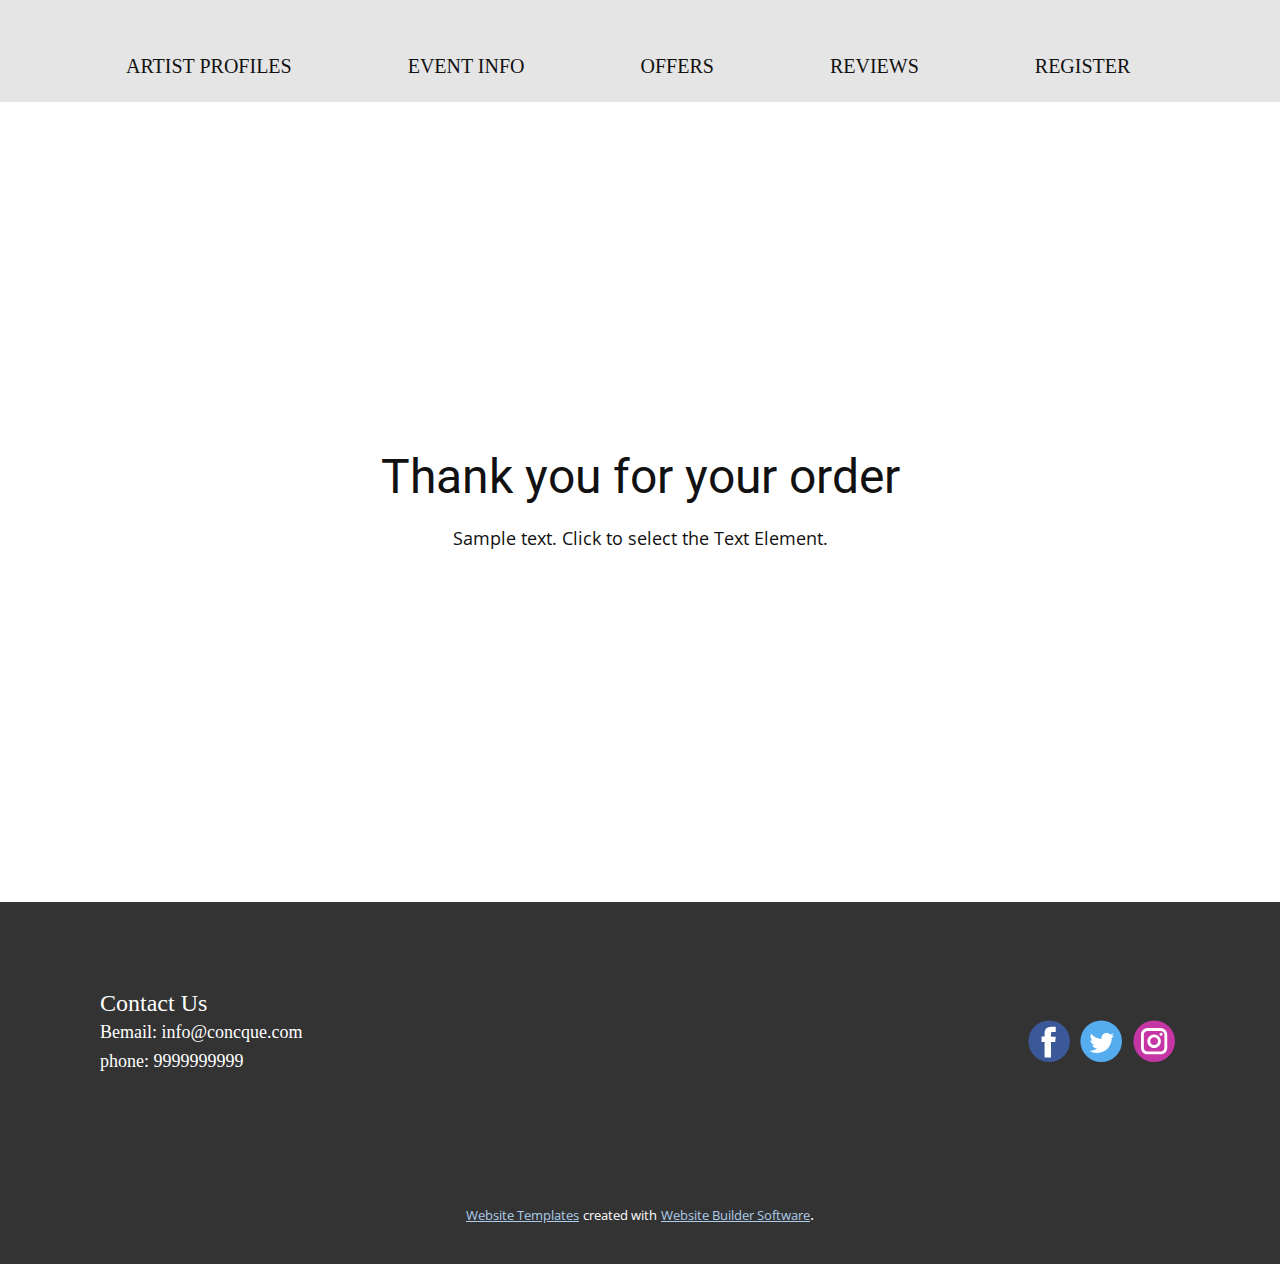
<file: thank-you-page.html>
<!DOCTYPE html>
<html style="font-size: 16px;" lang="en"><head>
    <meta name="viewport" content="width=device-width, initial-scale=1.0">
    <meta charset="utf-8">
    <meta name="keywords" content="Thank you for your order">
    <meta name="description" content="">
    <title>Thank You Page Template</title>
    <link rel="stylesheet" href="nicepage.css" media="screen">
<link rel="stylesheet" href="Thank-You-Page-Template.css" media="screen">
    <script class="u-script" type="text/javascript" src="jquery.js" defer=""></script>
    <script class="u-script" type="text/javascript" src="nicepage.js" defer=""></script>
    <meta name="generator" content="Nicepage 5.17.1, nicepage.com">
    <meta name="referrer" content="origin">
    <link id="u-theme-google-font" rel="stylesheet" href="https://fonts.googleapis.com/css?family=Roboto:100,100i,300,300i,400,400i,500,500i,700,700i,900,900i|Open+Sans:300,300i,400,400i,500,500i,600,600i,700,700i,800,800i">
    
    
    
    
    <script type="application/ld+json">{
		"@context": "http://schema.org",
		"@type": "Organization",
		"name": "CONCQUE",
		"sameAs": []
}</script>
    <meta name="theme-color" content="#478ac9">
    <meta property="og:title" content="Thank You Page Template">
    <meta property="og:description" content="">
    <meta property="og:type" content="website">
  <meta data-intl-tel-input-cdn-path="intlTelInput/"></head>
  <body class="u-body u-xl-mode" data-lang="en"><header class="u-clearfix u-grey-10 u-header u-header" id="sec-f7eb" data-animation-name="" data-animation-duration="0" data-animation-delay="0" data-animation-direction=""><div class="u-clearfix u-sheet u-sheet-1">
        <nav class="u-align-center u-menu u-menu-one-level u-offcanvas u-menu-1" data-position="">
          <div class="menu-collapse u-custom-font u-font-georgia" style="font-weight: 700; font-size: 1.25rem;">
            <a class="u-button-style u-custom-hover-color u-custom-text-hover-color u-nav-link" href="#">
              <svg class="u-svg-link" viewBox="0 0 24 24"><use xmlns:xlink="http://www.w3.org/1999/xlink" xlink:href="#svg-fd61"></use></svg>
              <svg class="u-svg-content" version="1.1" id="svg-fd61" viewBox="0 0 16 16" x="0px" y="0px" xmlns:xlink="http://www.w3.org/1999/xlink" xmlns="http://www.w3.org/2000/svg"><g><rect y="1" width="16" height="2"></rect><rect y="7" width="16" height="2"></rect><rect y="13" width="16" height="2"></rect>
</g></svg>
            </a>
          </div>
          <div class="u-custom-menu u-nav-container">
            <ul class="u-custom-font u-font-georgia u-nav u-unstyled u-nav-1"><li class="u-nav-item"><a class="u-button-style u-hover-grey-80 u-nav-link u-text-hover-grey-15" href="Home.html#carousel-c230" style="padding: 26px 58px;">ARTIST PROFILES</a>
</li><li class="u-nav-item"><a class="u-button-style u-hover-grey-80 u-nav-link u-text-hover-grey-15" href="Home.html#carousel-f5ca" style="padding: 26px 58px;">EVENT INFO</a>
</li><li class="u-nav-item"><a class="u-button-style u-hover-grey-80 u-nav-link u-text-hover-grey-15" href="Home.html#sec-3e4b" style="padding: 26px 58px;">OFFERS</a>
</li><li class="u-nav-item"><a class="u-button-style u-hover-grey-80 u-nav-link u-text-hover-grey-15" href="Home.html#sec-5935" style="padding: 26px 58px;">REVIEWS</a>
</li><li class="u-nav-item"><a class="u-button-style u-hover-grey-80 u-nav-link u-text-hover-grey-15" href="http://127.0.0.1:8000/" target="_blank" style="padding: 26px 58px;">REGISTER</a>
</li></ul>
          </div>
          <div class="u-custom-menu u-nav-container-collapse">
            <div class="u-black u-container-style u-inner-container-layout u-opacity u-opacity-95 u-sidenav">
              <div class="u-inner-container-layout u-sidenav-overflow">
                <div class="u-menu-close"></div>
                <ul class="u-align-center u-nav u-popupmenu-items u-unstyled u-nav-2"><li class="u-nav-item"><a class="u-button-style u-nav-link" href="Home.html#carousel-c230">ARTIST PROFILES</a>
</li><li class="u-nav-item"><a class="u-button-style u-nav-link" href="Home.html#carousel-f5ca">EVENT INFO</a>
</li><li class="u-nav-item"><a class="u-button-style u-nav-link" href="Home.html#sec-3e4b">OFFERS</a>
</li><li class="u-nav-item"><a class="u-button-style u-nav-link" href="Home.html#sec-5935">REVIEWS</a>
</li><li class="u-nav-item"><a class="u-button-style u-nav-link" href="http://127.0.0.1:8000/" target="_blank">REGISTER</a>
</li></ul>
              </div>
            </div>
            <div class="u-black u-menu-overlay u-opacity u-opacity-70"></div>
          </div>
        </nav>
      </div></header>
    <section class="u-align-center u-clearfix u-container-align-center u-section-1" id="sec-7bf3">
      <div class="u-clearfix u-sheet u-valign-middle u-sheet-1">
        <h2 class="u-align-center u-text u-text-default u-text-1"> Thank you for your order</h2>
        <p class="u-align-center u-text u-text-default u-text-2">Sample text. Click to select the Text Element.</p>
      </div>
    </section>
    
    
    
    
    <footer class="u-clearfix u-footer u-grey-80" id="sec-51d2"><div class="u-clearfix u-sheet u-sheet-1">
        <div class="data-layout-selected u-clearfix u-expanded-width u-gutter-30 u-layout-wrap u-layout-wrap-1">
          <div class="u-gutter-0 u-layout">
            <div class="u-layout-row">
              <div class="u-align-center-sm u-align-center-xs u-align-left-md u-align-left-xl u-container-style u-layout-cell u-left-cell u-size-30 u-layout-cell-1">
                <div class="u-container-layout u-valign-bottom u-container-layout-1"><!--position-->
                  <div data-position="" class="u-position u-position-1"><!--block-->
                    <div class="u-block">
                      <div class="u-block-container u-clearfix"><!--block_header-->
                        <h5 class="u-block-header u-custom-font u-font-georgia u-text u-text-1"><!--block_header_content-->Contact Us<!--/block_header_content--></h5><!--/block_header--><!--block_content-->
                        <div class="u-block-content u-custom-font u-font-georgia u-text u-text-2"><!--block_content_content--> Bemail: info@concque.com<br>phone: 9999999999<!--/block_content_content-->
                        </div><!--/block_content-->
                      </div>
                    </div><!--/block-->
                  </div><!--/position-->
                </div>
              </div>
              <div class="u-align-center-sm u-align-center-xs u-align-left-md u-align-right-lg u-align-right-xl u-container-style u-layout-cell u-right-cell u-size-30 u-layout-cell-2">
                <div class="u-container-layout u-container-layout-2">
                  <div class="u-social-icons u-spacing-10 u-social-icons-1">
                    <a class="u-social-url" title="facebook" target="_blank" href=""><span class="u-icon u-social-facebook u-social-icon u-icon-1"><svg class="u-svg-link" preserveAspectRatio="xMidYMin slice" viewBox="0 0 112 112" style=""><use xmlns:xlink="http://www.w3.org/1999/xlink" xlink:href="#svg-eda0"></use></svg><svg class="u-svg-content" viewBox="0 0 112 112" x="0" y="0" id="svg-eda0"><circle fill="currentColor" cx="56.1" cy="56.1" r="55"></circle><path fill="#FFFFFF" d="M73.5,31.6h-9.1c-1.4,0-3.6,0.8-3.6,3.9v8.5h12.6L72,58.3H60.8v40.8H43.9V58.3h-8V43.9h8v-9.2
      c0-6.7,3.1-17,17-17h12.5v13.9H73.5z"></path></svg></span>
                    </a>
                    <a class="u-social-url" title="twitter" target="_blank" href=""><span class="u-icon u-social-icon u-social-twitter u-icon-2"><svg class="u-svg-link" preserveAspectRatio="xMidYMin slice" viewBox="0 0 112 112" style=""><use xmlns:xlink="http://www.w3.org/1999/xlink" xlink:href="#svg-f138"></use></svg><svg class="u-svg-content" viewBox="0 0 112 112" x="0" y="0" id="svg-f138"><circle fill="currentColor" class="st0" cx="56.1" cy="56.1" r="55"></circle><path fill="#FFFFFF" d="M83.8,47.3c0,0.6,0,1.2,0,1.7c0,17.7-13.5,38.2-38.2,38.2C38,87.2,31,85,25,81.2c1,0.1,2.1,0.2,3.2,0.2
      c6.3,0,12.1-2.1,16.7-5.7c-5.9-0.1-10.8-4-12.5-9.3c0.8,0.2,1.7,0.2,2.5,0.2c1.2,0,2.4-0.2,3.5-0.5c-6.1-1.2-10.8-6.7-10.8-13.1
      c0-0.1,0-0.1,0-0.2c1.8,1,3.9,1.6,6.1,1.7c-3.6-2.4-6-6.5-6-11.2c0-2.5,0.7-4.8,1.8-6.7c6.6,8.1,16.5,13.5,27.6,14
      c-0.2-1-0.3-2-0.3-3.1c0-7.4,6-13.4,13.4-13.4c3.9,0,7.3,1.6,9.8,4.2c3.1-0.6,5.9-1.7,8.5-3.3c-1,3.1-3.1,5.8-5.9,7.4
      c2.7-0.3,5.3-1,7.7-2.1C88.7,43,86.4,45.4,83.8,47.3z"></path></svg></span>
                    </a>
                    <a class="u-social-url" title="instagram" target="_blank" href=""><span class="u-icon u-social-icon u-social-instagram u-icon-3"><svg class="u-svg-link" preserveAspectRatio="xMidYMin slice" viewBox="0 0 112 112" style=""><use xmlns:xlink="http://www.w3.org/1999/xlink" xlink:href="#svg-2171"></use></svg><svg class="u-svg-content" viewBox="0 0 112 112" x="0" y="0" id="svg-2171"><circle fill="currentColor" cx="56.1" cy="56.1" r="55"></circle><path fill="#FFFFFF" d="M55.9,38.2c-9.9,0-17.9,8-17.9,17.9C38,66,46,74,55.9,74c9.9,0,17.9-8,17.9-17.9C73.8,46.2,65.8,38.2,55.9,38.2
      z M55.9,66.4c-5.7,0-10.3-4.6-10.3-10.3c-0.1-5.7,4.6-10.3,10.3-10.3c5.7,0,10.3,4.6,10.3,10.3C66.2,61.8,61.6,66.4,55.9,66.4z"></path><path fill="#FFFFFF" d="M74.3,33.5c-2.3,0-4.2,1.9-4.2,4.2s1.9,4.2,4.2,4.2s4.2-1.9,4.2-4.2S76.6,33.5,74.3,33.5z"></path><path fill="#FFFFFF" d="M73.1,21.3H38.6c-9.7,0-17.5,7.9-17.5,17.5v34.5c0,9.7,7.9,17.6,17.5,17.6h34.5c9.7,0,17.5-7.9,17.5-17.5V38.8
      C90.6,29.1,82.7,21.3,73.1,21.3z M83,73.3c0,5.5-4.5,9.9-9.9,9.9H38.6c-5.5,0-9.9-4.5-9.9-9.9V38.8c0-5.5,4.5-9.9,9.9-9.9h34.5
      c5.5,0,9.9,4.5,9.9,9.9V73.3z"></path></svg></span>
                    </a>
                  </div>
                </div>
              </div>
            </div>
          </div>
        </div>
      </div></footer>
    <section class="u-backlink u-clearfix u-grey-80">
      <a class="u-link" href="https://nicepage.com/website-templates" target="_blank">
        <span>Website Templates</span>
      </a>
      <p class="u-text">
        <span>created with</span>
      </p>
      <a class="u-link" href="" target="_blank">
        <span>Website Builder Software</span>
      </a>. 
    </section>
  
</body></html>
</file>
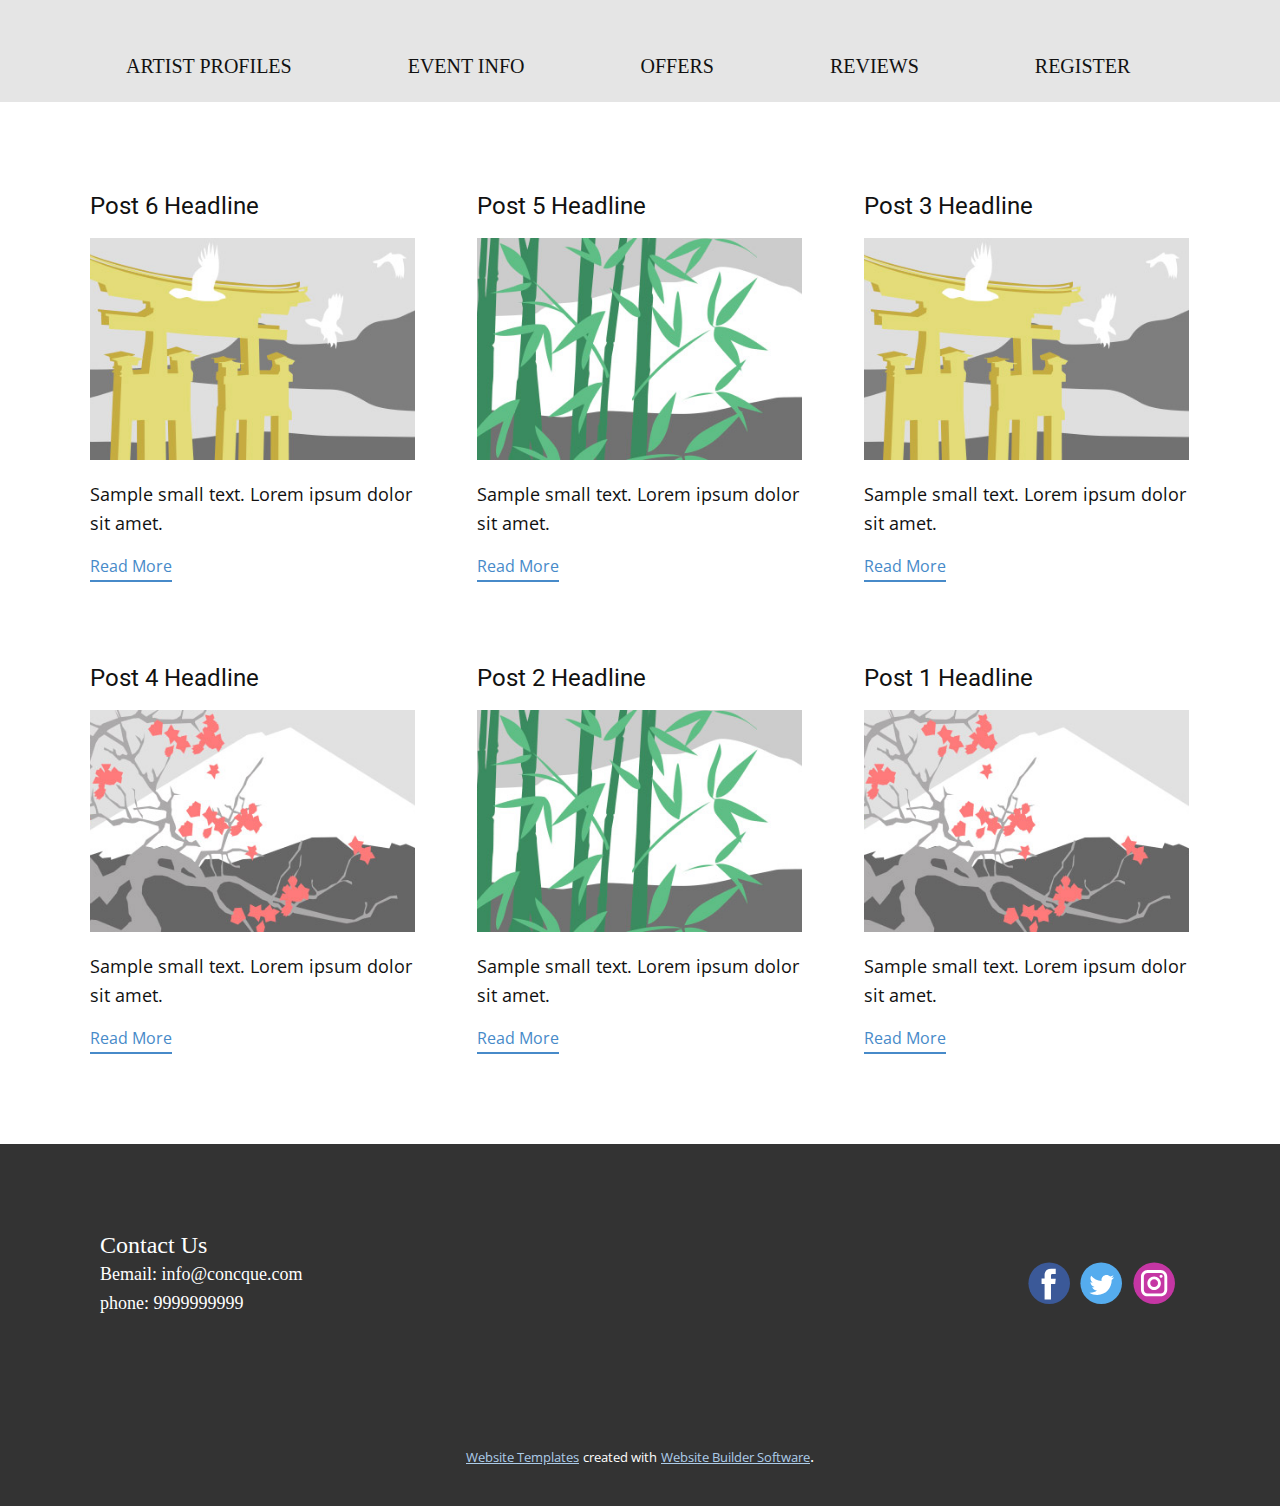
<file: blog/blog.html>
<!DOCTYPE html>
<html style="font-size: 16px;" lang="en"><head>
    <meta name="viewport" content="width=device-width, initial-scale=1.0">
    <meta charset="utf-8">
    <meta name="keywords" content="">
    <meta name="description" content="">
    <title>Blog Template</title>
    <link rel="stylesheet" href="../nicepage.css" media="screen">
<link rel="stylesheet" href="../Blog-Template.css" media="screen">
    <script class="u-script" type="text/javascript" src="../jquery.js" defer=""></script>
    <script class="u-script" type="text/javascript" src="../nicepage.js" defer=""></script>
    <meta name="generator" content="Nicepage 5.17.1, nicepage.com">
    <meta name="referrer" content="origin">
    <link id="u-theme-google-font" rel="stylesheet" href="https://fonts.googleapis.com/css?family=Roboto:100,100i,300,300i,400,400i,500,500i,700,700i,900,900i|Open+Sans:300,300i,400,400i,500,500i,600,600i,700,700i,800,800i">
    
    
    
    
    <script type="application/ld+json">{
		"@context": "http://schema.org",
		"@type": "Organization",
		"name": "CONCQUE",
		"sameAs": []
}</script>
    <meta name="theme-color" content="#478ac9">
  <meta data-intl-tel-input-cdn-path="intlTelInput/"></head>
  <body class="u-body u-xl-mode" data-lang="en"><header class="u-clearfix u-grey-10 u-header u-header" id="sec-f7eb" data-animation-name="" data-animation-duration="0" data-animation-delay="0" data-animation-direction=""><div class="u-clearfix u-sheet u-sheet-1">
        <nav class="u-align-center u-menu u-menu-one-level u-offcanvas u-menu-1" data-position="">
          <div class="menu-collapse u-custom-font u-font-georgia" style="font-weight: 700; font-size: 1.25rem;">
            <a class="u-button-style u-custom-hover-color u-custom-text-hover-color u-nav-link" href="#">
              <svg class="u-svg-link" viewBox="0 0 24 24"><use xmlns:xlink="http://www.w3.org/1999/xlink" xlink:href="#svg-fd61"></use></svg>
              <svg class="u-svg-content" version="1.1" id="svg-fd61" viewBox="0 0 16 16" x="0px" y="0px" xmlns:xlink="http://www.w3.org/1999/xlink" xmlns="http://www.w3.org/2000/svg"><g><rect y="1" width="16" height="2"></rect><rect y="7" width="16" height="2"></rect><rect y="13" width="16" height="2"></rect>
</g></svg>
            </a>
          </div>
          <div class="u-custom-menu u-nav-container">
            <ul class="u-custom-font u-font-georgia u-nav u-unstyled u-nav-1"><li class="u-nav-item"><a class="u-button-style u-hover-grey-80 u-nav-link u-text-hover-grey-15" href="../Home.html#carousel-c230" style="padding: 26px 58px;">ARTIST PROFILES</a>
</li><li class="u-nav-item"><a class="u-button-style u-hover-grey-80 u-nav-link u-text-hover-grey-15" href="../Home.html#carousel-f5ca" style="padding: 26px 58px;">EVENT INFO</a>
</li><li class="u-nav-item"><a class="u-button-style u-hover-grey-80 u-nav-link u-text-hover-grey-15" href="../Home.html#sec-3e4b" style="padding: 26px 58px;">OFFERS</a>
</li><li class="u-nav-item"><a class="u-button-style u-hover-grey-80 u-nav-link u-text-hover-grey-15" href="../Home.html#sec-5935" style="padding: 26px 58px;">REVIEWS</a>
</li><li class="u-nav-item"><a class="u-button-style u-hover-grey-80 u-nav-link u-text-hover-grey-15" href="http://127.0.0.1:8000/" target="_blank" style="padding: 26px 58px;">REGISTER</a>
</li></ul>
          </div>
          <div class="u-custom-menu u-nav-container-collapse">
            <div class="u-black u-container-style u-inner-container-layout u-opacity u-opacity-95 u-sidenav">
              <div class="u-inner-container-layout u-sidenav-overflow">
                <div class="u-menu-close"></div>
                <ul class="u-align-center u-nav u-popupmenu-items u-unstyled u-nav-2"><li class="u-nav-item"><a class="u-button-style u-nav-link" href="../Home.html#carousel-c230">ARTIST PROFILES</a>
</li><li class="u-nav-item"><a class="u-button-style u-nav-link" href="../Home.html#carousel-f5ca">EVENT INFO</a>
</li><li class="u-nav-item"><a class="u-button-style u-nav-link" href="../Home.html#sec-3e4b">OFFERS</a>
</li><li class="u-nav-item"><a class="u-button-style u-nav-link" href="../Home.html#sec-5935">REVIEWS</a>
</li><li class="u-nav-item"><a class="u-button-style u-nav-link" href="http://127.0.0.1:8000/" target="_blank">REGISTER</a>
</li></ul>
              </div>
            </div>
            <div class="u-black u-menu-overlay u-opacity u-opacity-70"></div>
          </div>
        </nav>
      </div></header>
    <section class="u-clearfix u-section-1" id="sec-3900">
      <div class="u-clearfix u-sheet u-valign-middle u-sheet-1"><!--blog--><!--blog_options_json--><!--{"type":"Recent","source":"","tags":"","count":""}--><!--/blog_options_json-->
        <div class="u-blog u-expanded-width u-repeater u-repeater-1"><!--blog_post-->
          <div class="u-blog-post u-container-style u-repeater-item u-white u-repeater-item-1">
            <div class="u-container-layout u-similar-container u-valign-top u-container-layout-1"><!--blog_post_header-->
              <h4 class="u-blog-control u-text u-text-1">
                <a class="u-post-header-link" href="../blog/post-5.html">Post 6 Headline</a>
              </h4><!--/blog_post_header--><!--blog_post_image-->
              <a class="u-post-header-link" href="../blog/post-5.html"><img alt="" class="u-blog-control u-expanded-width u-image u-image-default u-image-1" src="../images/8ad73f3c.jpeg"></a><!--/blog_post_image--><!--blog_post_content-->
              <div class="u-blog-control u-post-content u-text u-text-2 fr-view">Sample small text. Lorem ipsum dolor sit amet.</div><!--/blog_post_content--><!--blog_post_readmore-->
              <a href="../blog/post-5.html" class="u-blog-control u-border-2 u-border-palette-1-base u-btn u-btn-rectangle u-button-style u-none u-btn-1"><!--blog_post_readmore_content--><!--options_json--><!--{"content":"","defaultValue":"Read More"}--><!--/options_json-->Read More<!--/blog_post_readmore_content--></a><!--/blog_post_readmore-->
            </div>
          </div><div class="u-blog-post u-container-style u-repeater-item u-video-cover u-white">
            <div class="u-container-layout u-similar-container u-valign-top u-container-layout-2"><!--blog_post_header-->
              <h4 class="u-blog-control u-text u-text-3">
                <a class="u-post-header-link" href="../blog/post-4.html">Post 5 Headline</a>
              </h4><!--/blog_post_header--><!--blog_post_image-->
              <a class="u-post-header-link" href="../blog/post-4.html"><img alt="" class="u-blog-control u-expanded-width u-image u-image-default u-image-2" src="../images/68f64b9d.jpeg"></a><!--/blog_post_image--><!--blog_post_content-->
              <div class="u-blog-control u-post-content u-text u-text-4 fr-view">Sample small text. Lorem ipsum dolor sit amet.</div><!--/blog_post_content--><!--blog_post_readmore-->
              <a href="../blog/post-4.html" class="u-blog-control u-border-2 u-border-palette-1-base u-btn u-btn-rectangle u-button-style u-none u-btn-2"><!--blog_post_readmore_content--><!--options_json--><!--{"content":"","defaultValue":"Read More"}--><!--/options_json-->Read More<!--/blog_post_readmore_content--></a><!--/blog_post_readmore-->
            </div>
          </div><div class="u-blog-post u-container-style u-repeater-item u-video-cover u-white">
            <div class="u-container-layout u-similar-container u-valign-top u-container-layout-3"><!--blog_post_header-->
              <h4 class="u-blog-control u-text u-text-5">
                <a class="u-post-header-link" href="../blog/post-2.html">Post 3 Headline</a>
              </h4><!--/blog_post_header--><!--blog_post_image-->
              <a class="u-post-header-link" href="../blog/post-2.html"><img alt="" class="u-blog-control u-expanded-width u-image u-image-default u-image-3" src="../images/8ad73f3c.jpeg"></a><!--/blog_post_image--><!--blog_post_content-->
              <div class="u-blog-control u-post-content u-text u-text-6 fr-view">Sample small text. Lorem ipsum dolor sit amet.</div><!--/blog_post_content--><!--blog_post_readmore-->
              <a href="../blog/post-2.html" class="u-blog-control u-border-2 u-border-palette-1-base u-btn u-btn-rectangle u-button-style u-none u-btn-3"><!--blog_post_readmore_content--><!--options_json--><!--{"content":"","defaultValue":"Read More"}--><!--/options_json-->Read More<!--/blog_post_readmore_content--></a><!--/blog_post_readmore-->
            </div>
          </div><div class="u-blog-post u-container-style u-repeater-item u-white u-repeater-item-1">
            <div class="u-container-layout u-similar-container u-valign-top u-container-layout-1"><!--blog_post_header-->
              <h4 class="u-blog-control u-text u-text-1">
                <a class="u-post-header-link" href="../blog/post-3.html">Post 4 Headline</a>
              </h4><!--/blog_post_header--><!--blog_post_image-->
              <a class="u-post-header-link" href="../blog/post-3.html"><img alt="" class="u-blog-control u-expanded-width u-image u-image-default u-image-1" src="../images/0fd3416c.jpeg"></a><!--/blog_post_image--><!--blog_post_content-->
              <div class="u-blog-control u-post-content u-text u-text-2 fr-view">Sample small text. Lorem ipsum dolor sit amet.</div><!--/blog_post_content--><!--blog_post_readmore-->
              <a href="../blog/post-3.html" class="u-blog-control u-border-2 u-border-palette-1-base u-btn u-btn-rectangle u-button-style u-none u-btn-1"><!--blog_post_readmore_content--><!--options_json--><!--{"content":"","defaultValue":"Read More"}--><!--/options_json-->Read More<!--/blog_post_readmore_content--></a><!--/blog_post_readmore-->
            </div>
          </div><div class="u-blog-post u-container-style u-repeater-item u-video-cover u-white">
            <div class="u-container-layout u-similar-container u-valign-top u-container-layout-2"><!--blog_post_header-->
              <h4 class="u-blog-control u-text u-text-3">
                <a class="u-post-header-link" href="../blog/post-1.html">Post 2 Headline</a>
              </h4><!--/blog_post_header--><!--blog_post_image-->
              <a class="u-post-header-link" href="../blog/post-1.html"><img alt="" class="u-blog-control u-expanded-width u-image u-image-default u-image-2" src="../images/68f64b9d.jpeg"></a><!--/blog_post_image--><!--blog_post_content-->
              <div class="u-blog-control u-post-content u-text u-text-4 fr-view">Sample small text. Lorem ipsum dolor sit amet.</div><!--/blog_post_content--><!--blog_post_readmore-->
              <a href="../blog/post-1.html" class="u-blog-control u-border-2 u-border-palette-1-base u-btn u-btn-rectangle u-button-style u-none u-btn-2"><!--blog_post_readmore_content--><!--options_json--><!--{"content":"","defaultValue":"Read More"}--><!--/options_json-->Read More<!--/blog_post_readmore_content--></a><!--/blog_post_readmore-->
            </div>
          </div><div class="u-blog-post u-container-style u-repeater-item u-video-cover u-white">
            <div class="u-container-layout u-similar-container u-valign-top u-container-layout-3"><!--blog_post_header-->
              <h4 class="u-blog-control u-text u-text-5">
                <a class="u-post-header-link" href="../blog/post.html">Post 1 Headline</a>
              </h4><!--/blog_post_header--><!--blog_post_image-->
              <a class="u-post-header-link" href="../blog/post.html"><img alt="" class="u-blog-control u-expanded-width u-image u-image-default u-image-3" src="../images/0fd3416c.jpeg"></a><!--/blog_post_image--><!--blog_post_content-->
              <div class="u-blog-control u-post-content u-text u-text-6 fr-view">Sample small text. Lorem ipsum dolor sit amet.</div><!--/blog_post_content--><!--blog_post_readmore-->
              <a href="../blog/post.html" class="u-blog-control u-border-2 u-border-palette-1-base u-btn u-btn-rectangle u-button-style u-none u-btn-3"><!--blog_post_readmore_content--><!--options_json--><!--{"content":"","defaultValue":"Read More"}--><!--/options_json-->Read More<!--/blog_post_readmore_content--></a><!--/blog_post_readmore-->
            </div>
          </div><!--/blog_post--><!--blog_post-->
          <!--/blog_post--><!--blog_post-->
          <!--/blog_post-->
        </div><!--/blog-->
      </div>
    </section>
    
    
    
    
    <footer class="u-clearfix u-footer u-grey-80" id="sec-51d2"><div class="u-clearfix u-sheet u-sheet-1">
        <div class="data-layout-selected u-clearfix u-expanded-width u-gutter-30 u-layout-wrap u-layout-wrap-1">
          <div class="u-gutter-0 u-layout">
            <div class="u-layout-row">
              <div class="u-align-center-sm u-align-center-xs u-align-left-md u-align-left-xl u-container-style u-layout-cell u-left-cell u-size-30 u-layout-cell-1">
                <div class="u-container-layout u-valign-bottom u-container-layout-1"><!--position-->
                  <div data-position="" class="u-position u-position-1"><!--block-->
                    <div class="u-block">
                      <div class="u-block-container u-clearfix"><!--block_header-->
                        <h5 class="u-block-header u-custom-font u-font-georgia u-text u-text-1"><!--block_header_content-->Contact Us<!--/block_header_content--></h5><!--/block_header--><!--block_content-->
                        <div class="u-block-content u-custom-font u-font-georgia u-text u-text-2"><!--block_content_content--> Bemail: info@concque.com<br>phone: 9999999999<!--/block_content_content-->
                        </div><!--/block_content-->
                      </div>
                    </div><!--/block-->
                  </div><!--/position-->
                </div>
              </div>
              <div class="u-align-center-sm u-align-center-xs u-align-left-md u-align-right-lg u-align-right-xl u-container-style u-layout-cell u-right-cell u-size-30 u-layout-cell-2">
                <div class="u-container-layout u-container-layout-2">
                  <div class="u-social-icons u-spacing-10 u-social-icons-1">
                    <a class="u-social-url" title="facebook" target="_blank" href=""><span class="u-icon u-social-facebook u-social-icon u-icon-1"><svg class="u-svg-link" preserveAspectRatio="xMidYMin slice" viewBox="0 0 112 112" style=""><use xmlns:xlink="http://www.w3.org/1999/xlink" xlink:href="#svg-eda0"></use></svg><svg class="u-svg-content" viewBox="0 0 112 112" x="0" y="0" id="svg-eda0"><circle fill="currentColor" cx="56.1" cy="56.1" r="55"></circle><path fill="#FFFFFF" d="M73.5,31.6h-9.1c-1.4,0-3.6,0.8-3.6,3.9v8.5h12.6L72,58.3H60.8v40.8H43.9V58.3h-8V43.9h8v-9.2
      c0-6.7,3.1-17,17-17h12.5v13.9H73.5z"></path></svg></span>
                    </a>
                    <a class="u-social-url" title="twitter" target="_blank" href=""><span class="u-icon u-social-icon u-social-twitter u-icon-2"><svg class="u-svg-link" preserveAspectRatio="xMidYMin slice" viewBox="0 0 112 112" style=""><use xmlns:xlink="http://www.w3.org/1999/xlink" xlink:href="#svg-f138"></use></svg><svg class="u-svg-content" viewBox="0 0 112 112" x="0" y="0" id="svg-f138"><circle fill="currentColor" class="st0" cx="56.1" cy="56.1" r="55"></circle><path fill="#FFFFFF" d="M83.8,47.3c0,0.6,0,1.2,0,1.7c0,17.7-13.5,38.2-38.2,38.2C38,87.2,31,85,25,81.2c1,0.1,2.1,0.2,3.2,0.2
      c6.3,0,12.1-2.1,16.7-5.7c-5.9-0.1-10.8-4-12.5-9.3c0.8,0.2,1.7,0.2,2.5,0.2c1.2,0,2.4-0.2,3.5-0.5c-6.1-1.2-10.8-6.7-10.8-13.1
      c0-0.1,0-0.1,0-0.2c1.8,1,3.9,1.6,6.1,1.7c-3.6-2.4-6-6.5-6-11.2c0-2.5,0.7-4.8,1.8-6.7c6.6,8.1,16.5,13.5,27.6,14
      c-0.2-1-0.3-2-0.3-3.1c0-7.4,6-13.4,13.4-13.4c3.9,0,7.3,1.6,9.8,4.2c3.1-0.6,5.9-1.7,8.5-3.3c-1,3.1-3.1,5.8-5.9,7.4
      c2.7-0.3,5.3-1,7.7-2.1C88.7,43,86.4,45.4,83.8,47.3z"></path></svg></span>
                    </a>
                    <a class="u-social-url" title="instagram" target="_blank" href=""><span class="u-icon u-social-icon u-social-instagram u-icon-3"><svg class="u-svg-link" preserveAspectRatio="xMidYMin slice" viewBox="0 0 112 112" style=""><use xmlns:xlink="http://www.w3.org/1999/xlink" xlink:href="#svg-2171"></use></svg><svg class="u-svg-content" viewBox="0 0 112 112" x="0" y="0" id="svg-2171"><circle fill="currentColor" cx="56.1" cy="56.1" r="55"></circle><path fill="#FFFFFF" d="M55.9,38.2c-9.9,0-17.9,8-17.9,17.9C38,66,46,74,55.9,74c9.9,0,17.9-8,17.9-17.9C73.8,46.2,65.8,38.2,55.9,38.2
      z M55.9,66.4c-5.7,0-10.3-4.6-10.3-10.3c-0.1-5.7,4.6-10.3,10.3-10.3c5.7,0,10.3,4.6,10.3,10.3C66.2,61.8,61.6,66.4,55.9,66.4z"></path><path fill="#FFFFFF" d="M74.3,33.5c-2.3,0-4.2,1.9-4.2,4.2s1.9,4.2,4.2,4.2s4.2-1.9,4.2-4.2S76.6,33.5,74.3,33.5z"></path><path fill="#FFFFFF" d="M73.1,21.3H38.6c-9.7,0-17.5,7.9-17.5,17.5v34.5c0,9.7,7.9,17.6,17.5,17.6h34.5c9.7,0,17.5-7.9,17.5-17.5V38.8
      C90.6,29.1,82.7,21.3,73.1,21.3z M83,73.3c0,5.5-4.5,9.9-9.9,9.9H38.6c-5.5,0-9.9-4.5-9.9-9.9V38.8c0-5.5,4.5-9.9,9.9-9.9h34.5
      c5.5,0,9.9,4.5,9.9,9.9V73.3z"></path></svg></span>
                    </a>
                  </div>
                </div>
              </div>
            </div>
          </div>
        </div>
      </div></footer>
    <section class="u-backlink u-clearfix u-grey-80">
      <a class="u-link" href="https://nicepage.com/website-templates" target="_blank">
        <span>Website Templates</span>
      </a>
      <p class="u-text">
        <span>created with</span>
      </p>
      <a class="u-link" href="" target="_blank">
        <span>Website Builder Software</span>
      </a>. 
    </section>
  
</body></html>
</file>
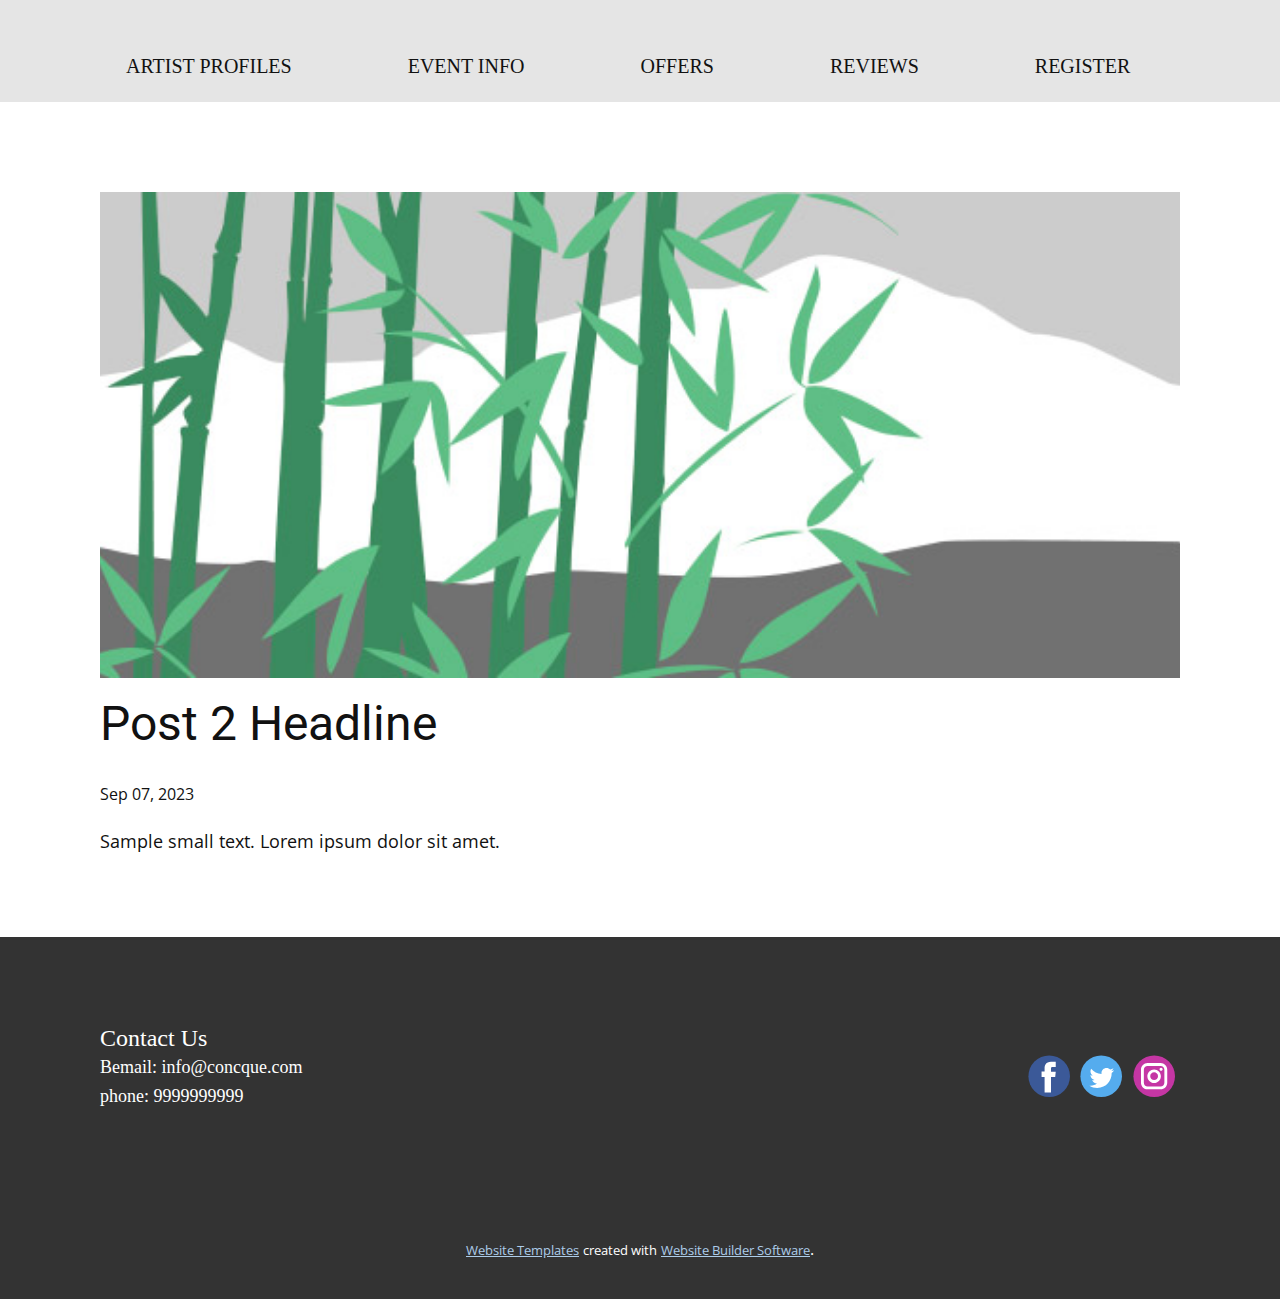
<file: blog/post-1.html>
<!DOCTYPE html>
<html style="font-size: 16px;" lang="en"><head>
    <meta name="viewport" content="width=device-width, initial-scale=1.0">
    <meta charset="utf-8">
    <meta name="keywords" content="Post 1 Headline">
    <meta name="description" content="">
    <title>Post 2 Headline</title>
    <link rel="stylesheet" href="../nicepage.css" media="screen">
<link rel="stylesheet" href="../Post-Template.css" media="screen">
    <script class="u-script" type="text/javascript" src="../jquery.js" defer=""></script>
    <script class="u-script" type="text/javascript" src="../nicepage.js" defer=""></script>
    <meta name="generator" content="Nicepage 5.17.1, nicepage.com">
    <meta name="referrer" content="origin">
    <link id="u-theme-google-font" rel="stylesheet" href="https://fonts.googleapis.com/css?family=Roboto:100,100i,300,300i,400,400i,500,500i,700,700i,900,900i|Open+Sans:300,300i,400,400i,500,500i,600,600i,700,700i,800,800i">
    
    
    
    
    <script type="application/ld+json">{
		"@context": "http://schema.org",
		"@type": "Organization",
		"name": "CONCQUE",
		"sameAs": []
}</script>
    <meta name="theme-color" content="#478ac9">
  <meta data-intl-tel-input-cdn-path="intlTelInput/"></head>
  <body class="u-body u-xl-mode" data-lang="en"><header class="u-clearfix u-grey-10 u-header u-header" id="sec-f7eb" data-animation-name="" data-animation-duration="0" data-animation-delay="0" data-animation-direction=""><div class="u-clearfix u-sheet u-sheet-1">
        <nav class="u-align-center u-menu u-menu-one-level u-offcanvas u-menu-1" data-position="">
          <div class="menu-collapse u-custom-font u-font-georgia" style="font-weight: 700; font-size: 1.25rem;">
            <a class="u-button-style u-custom-hover-color u-custom-text-hover-color u-nav-link" href="#">
              <svg class="u-svg-link" viewBox="0 0 24 24"><use xmlns:xlink="http://www.w3.org/1999/xlink" xlink:href="#svg-fd61"></use></svg>
              <svg class="u-svg-content" version="1.1" id="svg-fd61" viewBox="0 0 16 16" x="0px" y="0px" xmlns:xlink="http://www.w3.org/1999/xlink" xmlns="http://www.w3.org/2000/svg"><g><rect y="1" width="16" height="2"></rect><rect y="7" width="16" height="2"></rect><rect y="13" width="16" height="2"></rect>
</g></svg>
            </a>
          </div>
          <div class="u-custom-menu u-nav-container">
            <ul class="u-custom-font u-font-georgia u-nav u-unstyled u-nav-1"><li class="u-nav-item"><a class="u-button-style u-hover-grey-80 u-nav-link u-text-hover-grey-15" href="../Home.html#carousel-c230" style="padding: 26px 58px;">ARTIST PROFILES</a>
</li><li class="u-nav-item"><a class="u-button-style u-hover-grey-80 u-nav-link u-text-hover-grey-15" href="../Home.html#carousel-f5ca" style="padding: 26px 58px;">EVENT INFO</a>
</li><li class="u-nav-item"><a class="u-button-style u-hover-grey-80 u-nav-link u-text-hover-grey-15" href="../Home.html#sec-3e4b" style="padding: 26px 58px;">OFFERS</a>
</li><li class="u-nav-item"><a class="u-button-style u-hover-grey-80 u-nav-link u-text-hover-grey-15" href="../Home.html#sec-5935" style="padding: 26px 58px;">REVIEWS</a>
</li><li class="u-nav-item"><a class="u-button-style u-hover-grey-80 u-nav-link u-text-hover-grey-15" href="http://127.0.0.1:8000/" target="_blank" style="padding: 26px 58px;">REGISTER</a>
</li></ul>
          </div>
          <div class="u-custom-menu u-nav-container-collapse">
            <div class="u-black u-container-style u-inner-container-layout u-opacity u-opacity-95 u-sidenav">
              <div class="u-inner-container-layout u-sidenav-overflow">
                <div class="u-menu-close"></div>
                <ul class="u-align-center u-nav u-popupmenu-items u-unstyled u-nav-2"><li class="u-nav-item"><a class="u-button-style u-nav-link" href="../Home.html#carousel-c230">ARTIST PROFILES</a>
</li><li class="u-nav-item"><a class="u-button-style u-nav-link" href="../Home.html#carousel-f5ca">EVENT INFO</a>
</li><li class="u-nav-item"><a class="u-button-style u-nav-link" href="../Home.html#sec-3e4b">OFFERS</a>
</li><li class="u-nav-item"><a class="u-button-style u-nav-link" href="../Home.html#sec-5935">REVIEWS</a>
</li><li class="u-nav-item"><a class="u-button-style u-nav-link" href="http://127.0.0.1:8000/" target="_blank">REGISTER</a>
</li></ul>
              </div>
            </div>
            <div class="u-black u-menu-overlay u-opacity u-opacity-70"></div>
          </div>
        </nav>
      </div></header>
    <section class="u-align-center u-clearfix u-section-1" id="sec-c4f1">
      <div class="u-clearfix u-sheet u-valign-middle-md u-valign-middle-sm u-valign-middle-xs u-sheet-1"><!--post_details--><!--post_details_options_json--><!--{"source":""}--><!--/post_details_options_json--><!--blog_post-->
        <div class="u-container-style u-expanded-width u-post-details u-post-details-1">
          <div class="u-container-layout u-valign-middle u-container-layout-1"><!--blog_post_image-->
            <img alt="" class="u-blog-control u-expanded-width u-image u-image-default u-image-1" src="../images/68f64b9d.jpeg"><!--/blog_post_image--><!--blog_post_header-->
            <h2 class="u-blog-control u-text u-text-1">Post 2 Headline</h2><!--/blog_post_header--><!--blog_post_metadata-->
            <div class="u-blog-control u-metadata u-metadata-1"><!--blog_post_metadata_date-->
              <span class="u-meta-date u-meta-icon">Sep 07, 2023</span><!--/blog_post_metadata_date--><!--blog_post_metadata_category-->
              <!--/blog_post_metadata_category--><!--blog_post_metadata_comments-->
              <!--/blog_post_metadata_comments-->
            </div><!--/blog_post_metadata--><!--blog_post_content-->
            <div class="u-align-justify u-blog-control u-post-content u-text u-text-2 fr-view">
  Sample small text. Lorem ipsum dolor sit amet.
  </div><!--/blog_post_content-->
          </div>
        </div><!--/blog_post--><!--/post_details-->
      </div>
    </section>
    
    
    
    
    <footer class="u-clearfix u-footer u-grey-80" id="sec-51d2"><div class="u-clearfix u-sheet u-sheet-1">
        <div class="data-layout-selected u-clearfix u-expanded-width u-gutter-30 u-layout-wrap u-layout-wrap-1">
          <div class="u-gutter-0 u-layout">
            <div class="u-layout-row">
              <div class="u-align-center-sm u-align-center-xs u-align-left-md u-align-left-xl u-container-style u-layout-cell u-left-cell u-size-30 u-layout-cell-1">
                <div class="u-container-layout u-valign-bottom u-container-layout-1"><!--position-->
                  <div data-position="" class="u-position u-position-1"><!--block-->
                    <div class="u-block">
                      <div class="u-block-container u-clearfix"><!--block_header-->
                        <h5 class="u-block-header u-custom-font u-font-georgia u-text u-text-1"><!--block_header_content-->Contact Us<!--/block_header_content--></h5><!--/block_header--><!--block_content-->
                        <div class="u-block-content u-custom-font u-font-georgia u-text u-text-2"><!--block_content_content--> Bemail: info@concque.com<br>phone: 9999999999<!--/block_content_content-->
                        </div><!--/block_content-->
                      </div>
                    </div><!--/block-->
                  </div><!--/position-->
                </div>
              </div>
              <div class="u-align-center-sm u-align-center-xs u-align-left-md u-align-right-lg u-align-right-xl u-container-style u-layout-cell u-right-cell u-size-30 u-layout-cell-2">
                <div class="u-container-layout u-container-layout-2">
                  <div class="u-social-icons u-spacing-10 u-social-icons-1">
                    <a class="u-social-url" title="facebook" target="_blank" href=""><span class="u-icon u-social-facebook u-social-icon u-icon-1"><svg class="u-svg-link" preserveAspectRatio="xMidYMin slice" viewBox="0 0 112 112" style=""><use xmlns:xlink="http://www.w3.org/1999/xlink" xlink:href="#svg-eda0"></use></svg><svg class="u-svg-content" viewBox="0 0 112 112" x="0" y="0" id="svg-eda0"><circle fill="currentColor" cx="56.1" cy="56.1" r="55"></circle><path fill="#FFFFFF" d="M73.5,31.6h-9.1c-1.4,0-3.6,0.8-3.6,3.9v8.5h12.6L72,58.3H60.8v40.8H43.9V58.3h-8V43.9h8v-9.2
      c0-6.7,3.1-17,17-17h12.5v13.9H73.5z"></path></svg></span>
                    </a>
                    <a class="u-social-url" title="twitter" target="_blank" href=""><span class="u-icon u-social-icon u-social-twitter u-icon-2"><svg class="u-svg-link" preserveAspectRatio="xMidYMin slice" viewBox="0 0 112 112" style=""><use xmlns:xlink="http://www.w3.org/1999/xlink" xlink:href="#svg-f138"></use></svg><svg class="u-svg-content" viewBox="0 0 112 112" x="0" y="0" id="svg-f138"><circle fill="currentColor" class="st0" cx="56.1" cy="56.1" r="55"></circle><path fill="#FFFFFF" d="M83.8,47.3c0,0.6,0,1.2,0,1.7c0,17.7-13.5,38.2-38.2,38.2C38,87.2,31,85,25,81.2c1,0.1,2.1,0.2,3.2,0.2
      c6.3,0,12.1-2.1,16.7-5.7c-5.9-0.1-10.8-4-12.5-9.3c0.8,0.2,1.7,0.2,2.5,0.2c1.2,0,2.4-0.2,3.5-0.5c-6.1-1.2-10.8-6.7-10.8-13.1
      c0-0.1,0-0.1,0-0.2c1.8,1,3.9,1.6,6.1,1.7c-3.6-2.4-6-6.5-6-11.2c0-2.5,0.7-4.8,1.8-6.7c6.6,8.1,16.5,13.5,27.6,14
      c-0.2-1-0.3-2-0.3-3.1c0-7.4,6-13.4,13.4-13.4c3.9,0,7.3,1.6,9.8,4.2c3.1-0.6,5.9-1.7,8.5-3.3c-1,3.1-3.1,5.8-5.9,7.4
      c2.7-0.3,5.3-1,7.7-2.1C88.7,43,86.4,45.4,83.8,47.3z"></path></svg></span>
                    </a>
                    <a class="u-social-url" title="instagram" target="_blank" href=""><span class="u-icon u-social-icon u-social-instagram u-icon-3"><svg class="u-svg-link" preserveAspectRatio="xMidYMin slice" viewBox="0 0 112 112" style=""><use xmlns:xlink="http://www.w3.org/1999/xlink" xlink:href="#svg-2171"></use></svg><svg class="u-svg-content" viewBox="0 0 112 112" x="0" y="0" id="svg-2171"><circle fill="currentColor" cx="56.1" cy="56.1" r="55"></circle><path fill="#FFFFFF" d="M55.9,38.2c-9.9,0-17.9,8-17.9,17.9C38,66,46,74,55.9,74c9.9,0,17.9-8,17.9-17.9C73.8,46.2,65.8,38.2,55.9,38.2
      z M55.9,66.4c-5.7,0-10.3-4.6-10.3-10.3c-0.1-5.7,4.6-10.3,10.3-10.3c5.7,0,10.3,4.6,10.3,10.3C66.2,61.8,61.6,66.4,55.9,66.4z"></path><path fill="#FFFFFF" d="M74.3,33.5c-2.3,0-4.2,1.9-4.2,4.2s1.9,4.2,4.2,4.2s4.2-1.9,4.2-4.2S76.6,33.5,74.3,33.5z"></path><path fill="#FFFFFF" d="M73.1,21.3H38.6c-9.7,0-17.5,7.9-17.5,17.5v34.5c0,9.7,7.9,17.6,17.5,17.6h34.5c9.7,0,17.5-7.9,17.5-17.5V38.8
      C90.6,29.1,82.7,21.3,73.1,21.3z M83,73.3c0,5.5-4.5,9.9-9.9,9.9H38.6c-5.5,0-9.9-4.5-9.9-9.9V38.8c0-5.5,4.5-9.9,9.9-9.9h34.5
      c5.5,0,9.9,4.5,9.9,9.9V73.3z"></path></svg></span>
                    </a>
                  </div>
                </div>
              </div>
            </div>
          </div>
        </div>
      </div></footer>
    <section class="u-backlink u-clearfix u-grey-80">
      <a class="u-link" href="https://nicepage.com/website-templates" target="_blank">
        <span>Website Templates</span>
      </a>
      <p class="u-text">
        <span>created with</span>
      </p>
      <a class="u-link" href="" target="_blank">
        <span>Website Builder Software</span>
      </a>. 
    </section>
  
</body></html>
</file>
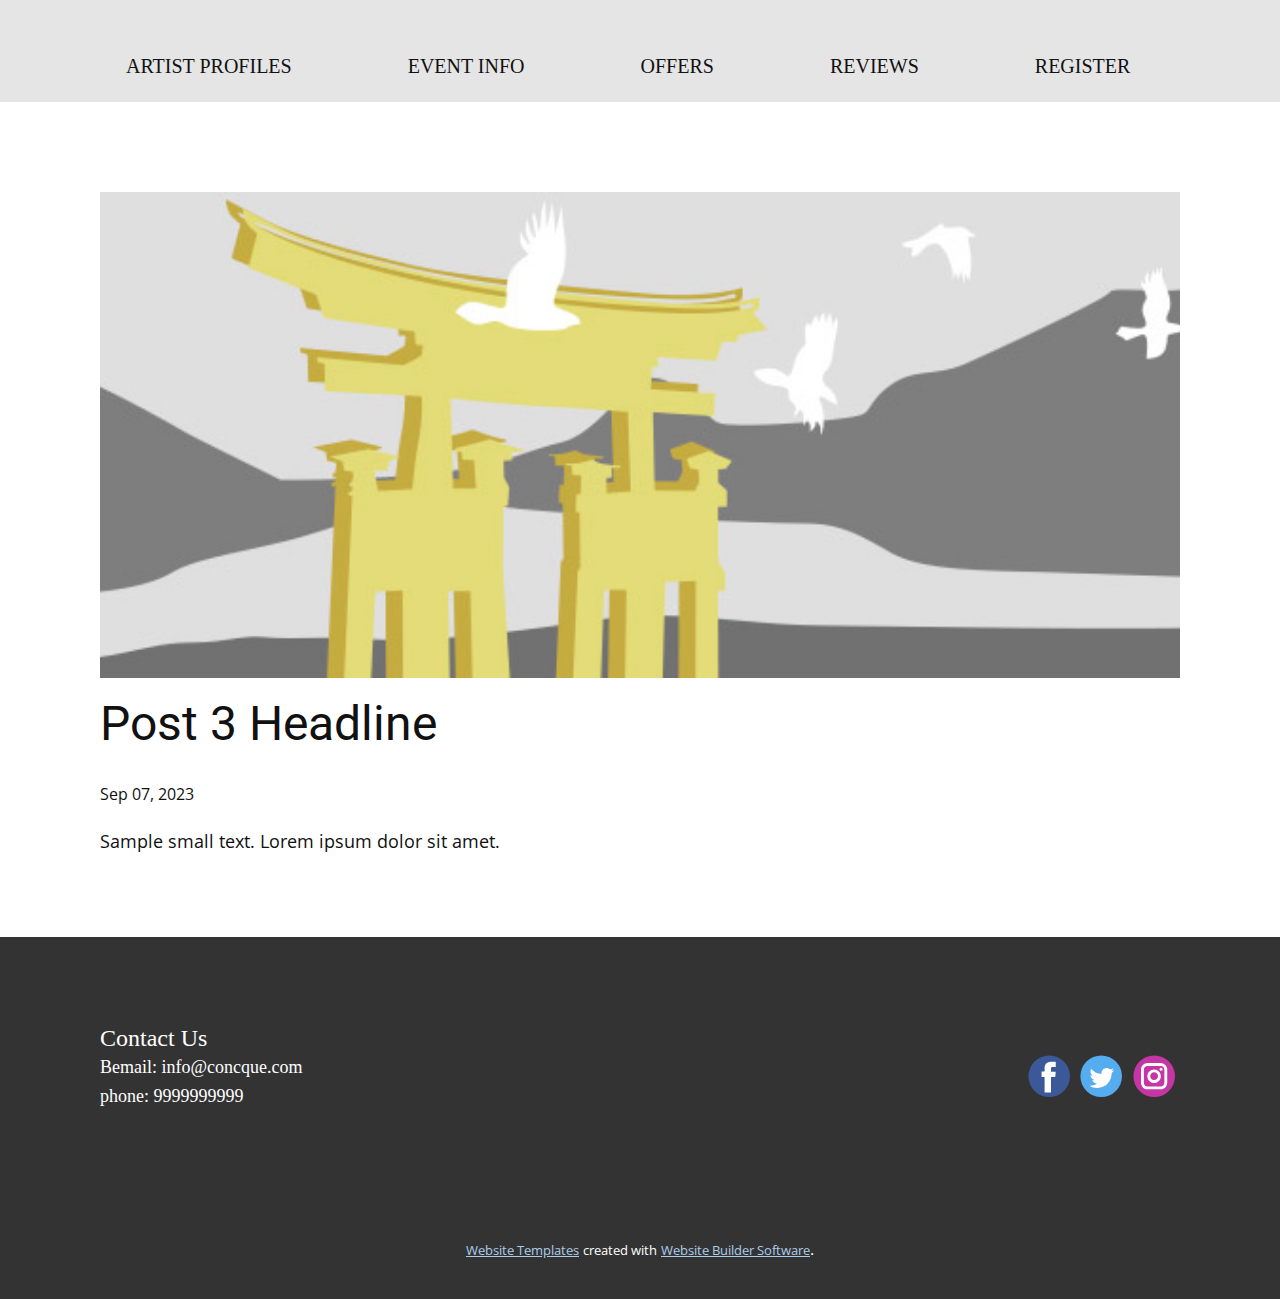
<file: blog/post-2.html>
<!DOCTYPE html>
<html style="font-size: 16px;" lang="en"><head>
    <meta name="viewport" content="width=device-width, initial-scale=1.0">
    <meta charset="utf-8">
    <meta name="keywords" content="Post 1 Headline">
    <meta name="description" content="">
    <title>Post 3 Headline</title>
    <link rel="stylesheet" href="../nicepage.css" media="screen">
<link rel="stylesheet" href="../Post-Template.css" media="screen">
    <script class="u-script" type="text/javascript" src="../jquery.js" defer=""></script>
    <script class="u-script" type="text/javascript" src="../nicepage.js" defer=""></script>
    <meta name="generator" content="Nicepage 5.17.1, nicepage.com">
    <meta name="referrer" content="origin">
    <link id="u-theme-google-font" rel="stylesheet" href="https://fonts.googleapis.com/css?family=Roboto:100,100i,300,300i,400,400i,500,500i,700,700i,900,900i|Open+Sans:300,300i,400,400i,500,500i,600,600i,700,700i,800,800i">
    
    
    
    
    <script type="application/ld+json">{
		"@context": "http://schema.org",
		"@type": "Organization",
		"name": "CONCQUE",
		"sameAs": []
}</script>
    <meta name="theme-color" content="#478ac9">
  <meta data-intl-tel-input-cdn-path="intlTelInput/"></head>
  <body class="u-body u-xl-mode" data-lang="en"><header class="u-clearfix u-grey-10 u-header u-header" id="sec-f7eb" data-animation-name="" data-animation-duration="0" data-animation-delay="0" data-animation-direction=""><div class="u-clearfix u-sheet u-sheet-1">
        <nav class="u-align-center u-menu u-menu-one-level u-offcanvas u-menu-1" data-position="">
          <div class="menu-collapse u-custom-font u-font-georgia" style="font-weight: 700; font-size: 1.25rem;">
            <a class="u-button-style u-custom-hover-color u-custom-text-hover-color u-nav-link" href="#">
              <svg class="u-svg-link" viewBox="0 0 24 24"><use xmlns:xlink="http://www.w3.org/1999/xlink" xlink:href="#svg-fd61"></use></svg>
              <svg class="u-svg-content" version="1.1" id="svg-fd61" viewBox="0 0 16 16" x="0px" y="0px" xmlns:xlink="http://www.w3.org/1999/xlink" xmlns="http://www.w3.org/2000/svg"><g><rect y="1" width="16" height="2"></rect><rect y="7" width="16" height="2"></rect><rect y="13" width="16" height="2"></rect>
</g></svg>
            </a>
          </div>
          <div class="u-custom-menu u-nav-container">
            <ul class="u-custom-font u-font-georgia u-nav u-unstyled u-nav-1"><li class="u-nav-item"><a class="u-button-style u-hover-grey-80 u-nav-link u-text-hover-grey-15" href="../Home.html#carousel-c230" style="padding: 26px 58px;">ARTIST PROFILES</a>
</li><li class="u-nav-item"><a class="u-button-style u-hover-grey-80 u-nav-link u-text-hover-grey-15" href="../Home.html#carousel-f5ca" style="padding: 26px 58px;">EVENT INFO</a>
</li><li class="u-nav-item"><a class="u-button-style u-hover-grey-80 u-nav-link u-text-hover-grey-15" href="../Home.html#sec-3e4b" style="padding: 26px 58px;">OFFERS</a>
</li><li class="u-nav-item"><a class="u-button-style u-hover-grey-80 u-nav-link u-text-hover-grey-15" href="../Home.html#sec-5935" style="padding: 26px 58px;">REVIEWS</a>
</li><li class="u-nav-item"><a class="u-button-style u-hover-grey-80 u-nav-link u-text-hover-grey-15" href="http://127.0.0.1:8000/" target="_blank" style="padding: 26px 58px;">REGISTER</a>
</li></ul>
          </div>
          <div class="u-custom-menu u-nav-container-collapse">
            <div class="u-black u-container-style u-inner-container-layout u-opacity u-opacity-95 u-sidenav">
              <div class="u-inner-container-layout u-sidenav-overflow">
                <div class="u-menu-close"></div>
                <ul class="u-align-center u-nav u-popupmenu-items u-unstyled u-nav-2"><li class="u-nav-item"><a class="u-button-style u-nav-link" href="../Home.html#carousel-c230">ARTIST PROFILES</a>
</li><li class="u-nav-item"><a class="u-button-style u-nav-link" href="../Home.html#carousel-f5ca">EVENT INFO</a>
</li><li class="u-nav-item"><a class="u-button-style u-nav-link" href="../Home.html#sec-3e4b">OFFERS</a>
</li><li class="u-nav-item"><a class="u-button-style u-nav-link" href="../Home.html#sec-5935">REVIEWS</a>
</li><li class="u-nav-item"><a class="u-button-style u-nav-link" href="http://127.0.0.1:8000/" target="_blank">REGISTER</a>
</li></ul>
              </div>
            </div>
            <div class="u-black u-menu-overlay u-opacity u-opacity-70"></div>
          </div>
        </nav>
      </div></header>
    <section class="u-align-center u-clearfix u-section-1" id="sec-c4f1">
      <div class="u-clearfix u-sheet u-valign-middle-md u-valign-middle-sm u-valign-middle-xs u-sheet-1"><!--post_details--><!--post_details_options_json--><!--{"source":""}--><!--/post_details_options_json--><!--blog_post-->
        <div class="u-container-style u-expanded-width u-post-details u-post-details-1">
          <div class="u-container-layout u-valign-middle u-container-layout-1"><!--blog_post_image-->
            <img alt="" class="u-blog-control u-expanded-width u-image u-image-default u-image-1" src="../images/8ad73f3c.jpeg"><!--/blog_post_image--><!--blog_post_header-->
            <h2 class="u-blog-control u-text u-text-1">Post 3 Headline</h2><!--/blog_post_header--><!--blog_post_metadata-->
            <div class="u-blog-control u-metadata u-metadata-1"><!--blog_post_metadata_date-->
              <span class="u-meta-date u-meta-icon">Sep 07, 2023</span><!--/blog_post_metadata_date--><!--blog_post_metadata_category-->
              <!--/blog_post_metadata_category--><!--blog_post_metadata_comments-->
              <!--/blog_post_metadata_comments-->
            </div><!--/blog_post_metadata--><!--blog_post_content-->
            <div class="u-align-justify u-blog-control u-post-content u-text u-text-2 fr-view">
  Sample small text. Lorem ipsum dolor sit amet.
  </div><!--/blog_post_content-->
          </div>
        </div><!--/blog_post--><!--/post_details-->
      </div>
    </section>
    
    
    
    
    <footer class="u-clearfix u-footer u-grey-80" id="sec-51d2"><div class="u-clearfix u-sheet u-sheet-1">
        <div class="data-layout-selected u-clearfix u-expanded-width u-gutter-30 u-layout-wrap u-layout-wrap-1">
          <div class="u-gutter-0 u-layout">
            <div class="u-layout-row">
              <div class="u-align-center-sm u-align-center-xs u-align-left-md u-align-left-xl u-container-style u-layout-cell u-left-cell u-size-30 u-layout-cell-1">
                <div class="u-container-layout u-valign-bottom u-container-layout-1"><!--position-->
                  <div data-position="" class="u-position u-position-1"><!--block-->
                    <div class="u-block">
                      <div class="u-block-container u-clearfix"><!--block_header-->
                        <h5 class="u-block-header u-custom-font u-font-georgia u-text u-text-1"><!--block_header_content-->Contact Us<!--/block_header_content--></h5><!--/block_header--><!--block_content-->
                        <div class="u-block-content u-custom-font u-font-georgia u-text u-text-2"><!--block_content_content--> Bemail: info@concque.com<br>phone: 9999999999<!--/block_content_content-->
                        </div><!--/block_content-->
                      </div>
                    </div><!--/block-->
                  </div><!--/position-->
                </div>
              </div>
              <div class="u-align-center-sm u-align-center-xs u-align-left-md u-align-right-lg u-align-right-xl u-container-style u-layout-cell u-right-cell u-size-30 u-layout-cell-2">
                <div class="u-container-layout u-container-layout-2">
                  <div class="u-social-icons u-spacing-10 u-social-icons-1">
                    <a class="u-social-url" title="facebook" target="_blank" href=""><span class="u-icon u-social-facebook u-social-icon u-icon-1"><svg class="u-svg-link" preserveAspectRatio="xMidYMin slice" viewBox="0 0 112 112" style=""><use xmlns:xlink="http://www.w3.org/1999/xlink" xlink:href="#svg-eda0"></use></svg><svg class="u-svg-content" viewBox="0 0 112 112" x="0" y="0" id="svg-eda0"><circle fill="currentColor" cx="56.1" cy="56.1" r="55"></circle><path fill="#FFFFFF" d="M73.5,31.6h-9.1c-1.4,0-3.6,0.8-3.6,3.9v8.5h12.6L72,58.3H60.8v40.8H43.9V58.3h-8V43.9h8v-9.2
      c0-6.7,3.1-17,17-17h12.5v13.9H73.5z"></path></svg></span>
                    </a>
                    <a class="u-social-url" title="twitter" target="_blank" href=""><span class="u-icon u-social-icon u-social-twitter u-icon-2"><svg class="u-svg-link" preserveAspectRatio="xMidYMin slice" viewBox="0 0 112 112" style=""><use xmlns:xlink="http://www.w3.org/1999/xlink" xlink:href="#svg-f138"></use></svg><svg class="u-svg-content" viewBox="0 0 112 112" x="0" y="0" id="svg-f138"><circle fill="currentColor" class="st0" cx="56.1" cy="56.1" r="55"></circle><path fill="#FFFFFF" d="M83.8,47.3c0,0.6,0,1.2,0,1.7c0,17.7-13.5,38.2-38.2,38.2C38,87.2,31,85,25,81.2c1,0.1,2.1,0.2,3.2,0.2
      c6.3,0,12.1-2.1,16.7-5.7c-5.9-0.1-10.8-4-12.5-9.3c0.8,0.2,1.7,0.2,2.5,0.2c1.2,0,2.4-0.2,3.5-0.5c-6.1-1.2-10.8-6.7-10.8-13.1
      c0-0.1,0-0.1,0-0.2c1.8,1,3.9,1.6,6.1,1.7c-3.6-2.4-6-6.5-6-11.2c0-2.5,0.7-4.8,1.8-6.7c6.6,8.1,16.5,13.5,27.6,14
      c-0.2-1-0.3-2-0.3-3.1c0-7.4,6-13.4,13.4-13.4c3.9,0,7.3,1.6,9.8,4.2c3.1-0.6,5.9-1.7,8.5-3.3c-1,3.1-3.1,5.8-5.9,7.4
      c2.7-0.3,5.3-1,7.7-2.1C88.7,43,86.4,45.4,83.8,47.3z"></path></svg></span>
                    </a>
                    <a class="u-social-url" title="instagram" target="_blank" href=""><span class="u-icon u-social-icon u-social-instagram u-icon-3"><svg class="u-svg-link" preserveAspectRatio="xMidYMin slice" viewBox="0 0 112 112" style=""><use xmlns:xlink="http://www.w3.org/1999/xlink" xlink:href="#svg-2171"></use></svg><svg class="u-svg-content" viewBox="0 0 112 112" x="0" y="0" id="svg-2171"><circle fill="currentColor" cx="56.1" cy="56.1" r="55"></circle><path fill="#FFFFFF" d="M55.9,38.2c-9.9,0-17.9,8-17.9,17.9C38,66,46,74,55.9,74c9.9,0,17.9-8,17.9-17.9C73.8,46.2,65.8,38.2,55.9,38.2
      z M55.9,66.4c-5.7,0-10.3-4.6-10.3-10.3c-0.1-5.7,4.6-10.3,10.3-10.3c5.7,0,10.3,4.6,10.3,10.3C66.2,61.8,61.6,66.4,55.9,66.4z"></path><path fill="#FFFFFF" d="M74.3,33.5c-2.3,0-4.2,1.9-4.2,4.2s1.9,4.2,4.2,4.2s4.2-1.9,4.2-4.2S76.6,33.5,74.3,33.5z"></path><path fill="#FFFFFF" d="M73.1,21.3H38.6c-9.7,0-17.5,7.9-17.5,17.5v34.5c0,9.7,7.9,17.6,17.5,17.6h34.5c9.7,0,17.5-7.9,17.5-17.5V38.8
      C90.6,29.1,82.7,21.3,73.1,21.3z M83,73.3c0,5.5-4.5,9.9-9.9,9.9H38.6c-5.5,0-9.9-4.5-9.9-9.9V38.8c0-5.5,4.5-9.9,9.9-9.9h34.5
      c5.5,0,9.9,4.5,9.9,9.9V73.3z"></path></svg></span>
                    </a>
                  </div>
                </div>
              </div>
            </div>
          </div>
        </div>
      </div></footer>
    <section class="u-backlink u-clearfix u-grey-80">
      <a class="u-link" href="https://nicepage.com/website-templates" target="_blank">
        <span>Website Templates</span>
      </a>
      <p class="u-text">
        <span>created with</span>
      </p>
      <a class="u-link" href="" target="_blank">
        <span>Website Builder Software</span>
      </a>. 
    </section>
  
</body></html>
</file>
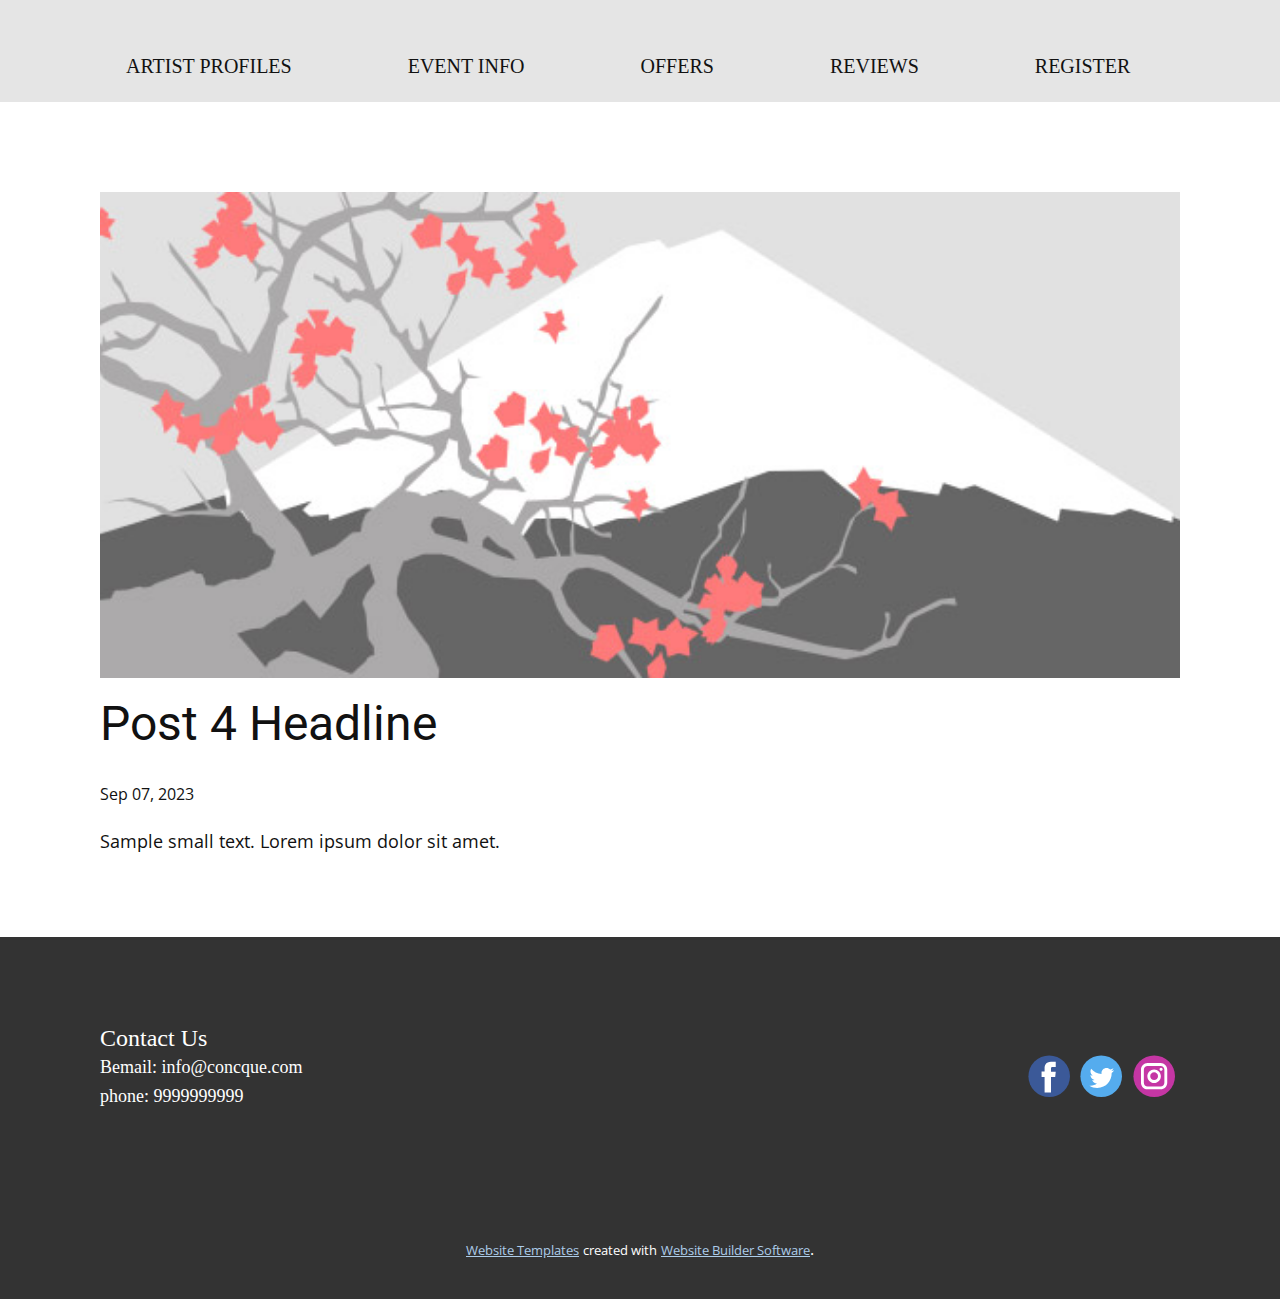
<file: blog/post-3.html>
<!DOCTYPE html>
<html style="font-size: 16px;" lang="en"><head>
    <meta name="viewport" content="width=device-width, initial-scale=1.0">
    <meta charset="utf-8">
    <meta name="keywords" content="Post 1 Headline">
    <meta name="description" content="">
    <title>Post 4 Headline</title>
    <link rel="stylesheet" href="../nicepage.css" media="screen">
<link rel="stylesheet" href="../Post-Template.css" media="screen">
    <script class="u-script" type="text/javascript" src="../jquery.js" defer=""></script>
    <script class="u-script" type="text/javascript" src="../nicepage.js" defer=""></script>
    <meta name="generator" content="Nicepage 5.17.1, nicepage.com">
    <meta name="referrer" content="origin">
    <link id="u-theme-google-font" rel="stylesheet" href="https://fonts.googleapis.com/css?family=Roboto:100,100i,300,300i,400,400i,500,500i,700,700i,900,900i|Open+Sans:300,300i,400,400i,500,500i,600,600i,700,700i,800,800i">
    
    
    
    
    <script type="application/ld+json">{
		"@context": "http://schema.org",
		"@type": "Organization",
		"name": "CONCQUE",
		"sameAs": []
}</script>
    <meta name="theme-color" content="#478ac9">
  <meta data-intl-tel-input-cdn-path="intlTelInput/"></head>
  <body class="u-body u-xl-mode" data-lang="en"><header class="u-clearfix u-grey-10 u-header u-header" id="sec-f7eb" data-animation-name="" data-animation-duration="0" data-animation-delay="0" data-animation-direction=""><div class="u-clearfix u-sheet u-sheet-1">
        <nav class="u-align-center u-menu u-menu-one-level u-offcanvas u-menu-1" data-position="">
          <div class="menu-collapse u-custom-font u-font-georgia" style="font-weight: 700; font-size: 1.25rem;">
            <a class="u-button-style u-custom-hover-color u-custom-text-hover-color u-nav-link" href="#">
              <svg class="u-svg-link" viewBox="0 0 24 24"><use xmlns:xlink="http://www.w3.org/1999/xlink" xlink:href="#svg-fd61"></use></svg>
              <svg class="u-svg-content" version="1.1" id="svg-fd61" viewBox="0 0 16 16" x="0px" y="0px" xmlns:xlink="http://www.w3.org/1999/xlink" xmlns="http://www.w3.org/2000/svg"><g><rect y="1" width="16" height="2"></rect><rect y="7" width="16" height="2"></rect><rect y="13" width="16" height="2"></rect>
</g></svg>
            </a>
          </div>
          <div class="u-custom-menu u-nav-container">
            <ul class="u-custom-font u-font-georgia u-nav u-unstyled u-nav-1"><li class="u-nav-item"><a class="u-button-style u-hover-grey-80 u-nav-link u-text-hover-grey-15" href="../Home.html#carousel-c230" style="padding: 26px 58px;">ARTIST PROFILES</a>
</li><li class="u-nav-item"><a class="u-button-style u-hover-grey-80 u-nav-link u-text-hover-grey-15" href="../Home.html#carousel-f5ca" style="padding: 26px 58px;">EVENT INFO</a>
</li><li class="u-nav-item"><a class="u-button-style u-hover-grey-80 u-nav-link u-text-hover-grey-15" href="../Home.html#sec-3e4b" style="padding: 26px 58px;">OFFERS</a>
</li><li class="u-nav-item"><a class="u-button-style u-hover-grey-80 u-nav-link u-text-hover-grey-15" href="../Home.html#sec-5935" style="padding: 26px 58px;">REVIEWS</a>
</li><li class="u-nav-item"><a class="u-button-style u-hover-grey-80 u-nav-link u-text-hover-grey-15" href="http://127.0.0.1:8000/" target="_blank" style="padding: 26px 58px;">REGISTER</a>
</li></ul>
          </div>
          <div class="u-custom-menu u-nav-container-collapse">
            <div class="u-black u-container-style u-inner-container-layout u-opacity u-opacity-95 u-sidenav">
              <div class="u-inner-container-layout u-sidenav-overflow">
                <div class="u-menu-close"></div>
                <ul class="u-align-center u-nav u-popupmenu-items u-unstyled u-nav-2"><li class="u-nav-item"><a class="u-button-style u-nav-link" href="../Home.html#carousel-c230">ARTIST PROFILES</a>
</li><li class="u-nav-item"><a class="u-button-style u-nav-link" href="../Home.html#carousel-f5ca">EVENT INFO</a>
</li><li class="u-nav-item"><a class="u-button-style u-nav-link" href="../Home.html#sec-3e4b">OFFERS</a>
</li><li class="u-nav-item"><a class="u-button-style u-nav-link" href="../Home.html#sec-5935">REVIEWS</a>
</li><li class="u-nav-item"><a class="u-button-style u-nav-link" href="http://127.0.0.1:8000/" target="_blank">REGISTER</a>
</li></ul>
              </div>
            </div>
            <div class="u-black u-menu-overlay u-opacity u-opacity-70"></div>
          </div>
        </nav>
      </div></header>
    <section class="u-align-center u-clearfix u-section-1" id="sec-c4f1">
      <div class="u-clearfix u-sheet u-valign-middle-md u-valign-middle-sm u-valign-middle-xs u-sheet-1"><!--post_details--><!--post_details_options_json--><!--{"source":""}--><!--/post_details_options_json--><!--blog_post-->
        <div class="u-container-style u-expanded-width u-post-details u-post-details-1">
          <div class="u-container-layout u-valign-middle u-container-layout-1"><!--blog_post_image-->
            <img alt="" class="u-blog-control u-expanded-width u-image u-image-default u-image-1" src="../images/0fd3416c.jpeg"><!--/blog_post_image--><!--blog_post_header-->
            <h2 class="u-blog-control u-text u-text-1">Post 4 Headline</h2><!--/blog_post_header--><!--blog_post_metadata-->
            <div class="u-blog-control u-metadata u-metadata-1"><!--blog_post_metadata_date-->
              <span class="u-meta-date u-meta-icon">Sep 07, 2023</span><!--/blog_post_metadata_date--><!--blog_post_metadata_category-->
              <!--/blog_post_metadata_category--><!--blog_post_metadata_comments-->
              <!--/blog_post_metadata_comments-->
            </div><!--/blog_post_metadata--><!--blog_post_content-->
            <div class="u-align-justify u-blog-control u-post-content u-text u-text-2 fr-view">
  Sample small text. Lorem ipsum dolor sit amet.
  </div><!--/blog_post_content-->
          </div>
        </div><!--/blog_post--><!--/post_details-->
      </div>
    </section>
    
    
    
    
    <footer class="u-clearfix u-footer u-grey-80" id="sec-51d2"><div class="u-clearfix u-sheet u-sheet-1">
        <div class="data-layout-selected u-clearfix u-expanded-width u-gutter-30 u-layout-wrap u-layout-wrap-1">
          <div class="u-gutter-0 u-layout">
            <div class="u-layout-row">
              <div class="u-align-center-sm u-align-center-xs u-align-left-md u-align-left-xl u-container-style u-layout-cell u-left-cell u-size-30 u-layout-cell-1">
                <div class="u-container-layout u-valign-bottom u-container-layout-1"><!--position-->
                  <div data-position="" class="u-position u-position-1"><!--block-->
                    <div class="u-block">
                      <div class="u-block-container u-clearfix"><!--block_header-->
                        <h5 class="u-block-header u-custom-font u-font-georgia u-text u-text-1"><!--block_header_content-->Contact Us<!--/block_header_content--></h5><!--/block_header--><!--block_content-->
                        <div class="u-block-content u-custom-font u-font-georgia u-text u-text-2"><!--block_content_content--> Bemail: info@concque.com<br>phone: 9999999999<!--/block_content_content-->
                        </div><!--/block_content-->
                      </div>
                    </div><!--/block-->
                  </div><!--/position-->
                </div>
              </div>
              <div class="u-align-center-sm u-align-center-xs u-align-left-md u-align-right-lg u-align-right-xl u-container-style u-layout-cell u-right-cell u-size-30 u-layout-cell-2">
                <div class="u-container-layout u-container-layout-2">
                  <div class="u-social-icons u-spacing-10 u-social-icons-1">
                    <a class="u-social-url" title="facebook" target="_blank" href=""><span class="u-icon u-social-facebook u-social-icon u-icon-1"><svg class="u-svg-link" preserveAspectRatio="xMidYMin slice" viewBox="0 0 112 112" style=""><use xmlns:xlink="http://www.w3.org/1999/xlink" xlink:href="#svg-eda0"></use></svg><svg class="u-svg-content" viewBox="0 0 112 112" x="0" y="0" id="svg-eda0"><circle fill="currentColor" cx="56.1" cy="56.1" r="55"></circle><path fill="#FFFFFF" d="M73.5,31.6h-9.1c-1.4,0-3.6,0.8-3.6,3.9v8.5h12.6L72,58.3H60.8v40.8H43.9V58.3h-8V43.9h8v-9.2
      c0-6.7,3.1-17,17-17h12.5v13.9H73.5z"></path></svg></span>
                    </a>
                    <a class="u-social-url" title="twitter" target="_blank" href=""><span class="u-icon u-social-icon u-social-twitter u-icon-2"><svg class="u-svg-link" preserveAspectRatio="xMidYMin slice" viewBox="0 0 112 112" style=""><use xmlns:xlink="http://www.w3.org/1999/xlink" xlink:href="#svg-f138"></use></svg><svg class="u-svg-content" viewBox="0 0 112 112" x="0" y="0" id="svg-f138"><circle fill="currentColor" class="st0" cx="56.1" cy="56.1" r="55"></circle><path fill="#FFFFFF" d="M83.8,47.3c0,0.6,0,1.2,0,1.7c0,17.7-13.5,38.2-38.2,38.2C38,87.2,31,85,25,81.2c1,0.1,2.1,0.2,3.2,0.2
      c6.3,0,12.1-2.1,16.7-5.7c-5.9-0.1-10.8-4-12.5-9.3c0.8,0.2,1.7,0.2,2.5,0.2c1.2,0,2.4-0.2,3.5-0.5c-6.1-1.2-10.8-6.7-10.8-13.1
      c0-0.1,0-0.1,0-0.2c1.8,1,3.9,1.6,6.1,1.7c-3.6-2.4-6-6.5-6-11.2c0-2.5,0.7-4.8,1.8-6.7c6.6,8.1,16.5,13.5,27.6,14
      c-0.2-1-0.3-2-0.3-3.1c0-7.4,6-13.4,13.4-13.4c3.9,0,7.3,1.6,9.8,4.2c3.1-0.6,5.9-1.7,8.5-3.3c-1,3.1-3.1,5.8-5.9,7.4
      c2.7-0.3,5.3-1,7.7-2.1C88.7,43,86.4,45.4,83.8,47.3z"></path></svg></span>
                    </a>
                    <a class="u-social-url" title="instagram" target="_blank" href=""><span class="u-icon u-social-icon u-social-instagram u-icon-3"><svg class="u-svg-link" preserveAspectRatio="xMidYMin slice" viewBox="0 0 112 112" style=""><use xmlns:xlink="http://www.w3.org/1999/xlink" xlink:href="#svg-2171"></use></svg><svg class="u-svg-content" viewBox="0 0 112 112" x="0" y="0" id="svg-2171"><circle fill="currentColor" cx="56.1" cy="56.1" r="55"></circle><path fill="#FFFFFF" d="M55.9,38.2c-9.9,0-17.9,8-17.9,17.9C38,66,46,74,55.9,74c9.9,0,17.9-8,17.9-17.9C73.8,46.2,65.8,38.2,55.9,38.2
      z M55.9,66.4c-5.7,0-10.3-4.6-10.3-10.3c-0.1-5.7,4.6-10.3,10.3-10.3c5.7,0,10.3,4.6,10.3,10.3C66.2,61.8,61.6,66.4,55.9,66.4z"></path><path fill="#FFFFFF" d="M74.3,33.5c-2.3,0-4.2,1.9-4.2,4.2s1.9,4.2,4.2,4.2s4.2-1.9,4.2-4.2S76.6,33.5,74.3,33.5z"></path><path fill="#FFFFFF" d="M73.1,21.3H38.6c-9.7,0-17.5,7.9-17.5,17.5v34.5c0,9.7,7.9,17.6,17.5,17.6h34.5c9.7,0,17.5-7.9,17.5-17.5V38.8
      C90.6,29.1,82.7,21.3,73.1,21.3z M83,73.3c0,5.5-4.5,9.9-9.9,9.9H38.6c-5.5,0-9.9-4.5-9.9-9.9V38.8c0-5.5,4.5-9.9,9.9-9.9h34.5
      c5.5,0,9.9,4.5,9.9,9.9V73.3z"></path></svg></span>
                    </a>
                  </div>
                </div>
              </div>
            </div>
          </div>
        </div>
      </div></footer>
    <section class="u-backlink u-clearfix u-grey-80">
      <a class="u-link" href="https://nicepage.com/website-templates" target="_blank">
        <span>Website Templates</span>
      </a>
      <p class="u-text">
        <span>created with</span>
      </p>
      <a class="u-link" href="" target="_blank">
        <span>Website Builder Software</span>
      </a>. 
    </section>
  
</body></html>
</file>
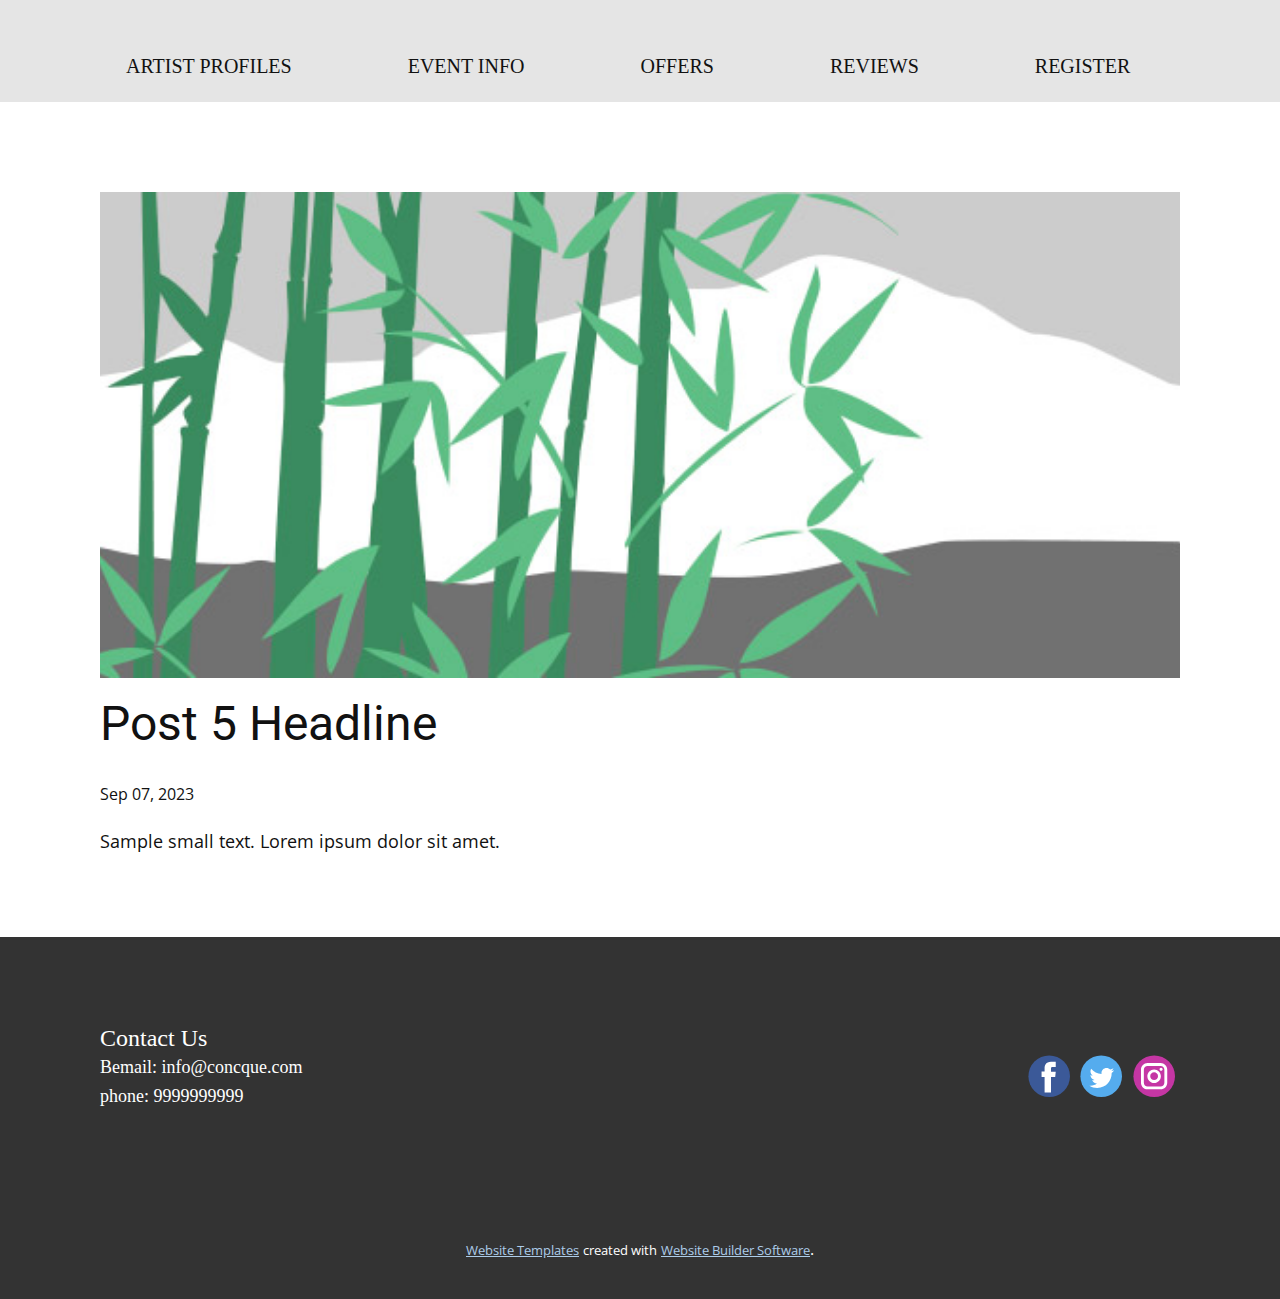
<file: blog/post-4.html>
<!DOCTYPE html>
<html style="font-size: 16px;" lang="en"><head>
    <meta name="viewport" content="width=device-width, initial-scale=1.0">
    <meta charset="utf-8">
    <meta name="keywords" content="Post 1 Headline">
    <meta name="description" content="">
    <title>Post 5 Headline</title>
    <link rel="stylesheet" href="../nicepage.css" media="screen">
<link rel="stylesheet" href="../Post-Template.css" media="screen">
    <script class="u-script" type="text/javascript" src="../jquery.js" defer=""></script>
    <script class="u-script" type="text/javascript" src="../nicepage.js" defer=""></script>
    <meta name="generator" content="Nicepage 5.17.1, nicepage.com">
    <meta name="referrer" content="origin">
    <link id="u-theme-google-font" rel="stylesheet" href="https://fonts.googleapis.com/css?family=Roboto:100,100i,300,300i,400,400i,500,500i,700,700i,900,900i|Open+Sans:300,300i,400,400i,500,500i,600,600i,700,700i,800,800i">
    
    
    
    
    <script type="application/ld+json">{
		"@context": "http://schema.org",
		"@type": "Organization",
		"name": "CONCQUE",
		"sameAs": []
}</script>
    <meta name="theme-color" content="#478ac9">
  <meta data-intl-tel-input-cdn-path="intlTelInput/"></head>
  <body class="u-body u-xl-mode" data-lang="en"><header class="u-clearfix u-grey-10 u-header u-header" id="sec-f7eb" data-animation-name="" data-animation-duration="0" data-animation-delay="0" data-animation-direction=""><div class="u-clearfix u-sheet u-sheet-1">
        <nav class="u-align-center u-menu u-menu-one-level u-offcanvas u-menu-1" data-position="">
          <div class="menu-collapse u-custom-font u-font-georgia" style="font-weight: 700; font-size: 1.25rem;">
            <a class="u-button-style u-custom-hover-color u-custom-text-hover-color u-nav-link" href="#">
              <svg class="u-svg-link" viewBox="0 0 24 24"><use xmlns:xlink="http://www.w3.org/1999/xlink" xlink:href="#svg-fd61"></use></svg>
              <svg class="u-svg-content" version="1.1" id="svg-fd61" viewBox="0 0 16 16" x="0px" y="0px" xmlns:xlink="http://www.w3.org/1999/xlink" xmlns="http://www.w3.org/2000/svg"><g><rect y="1" width="16" height="2"></rect><rect y="7" width="16" height="2"></rect><rect y="13" width="16" height="2"></rect>
</g></svg>
            </a>
          </div>
          <div class="u-custom-menu u-nav-container">
            <ul class="u-custom-font u-font-georgia u-nav u-unstyled u-nav-1"><li class="u-nav-item"><a class="u-button-style u-hover-grey-80 u-nav-link u-text-hover-grey-15" href="../Home.html#carousel-c230" style="padding: 26px 58px;">ARTIST PROFILES</a>
</li><li class="u-nav-item"><a class="u-button-style u-hover-grey-80 u-nav-link u-text-hover-grey-15" href="../Home.html#carousel-f5ca" style="padding: 26px 58px;">EVENT INFO</a>
</li><li class="u-nav-item"><a class="u-button-style u-hover-grey-80 u-nav-link u-text-hover-grey-15" href="../Home.html#sec-3e4b" style="padding: 26px 58px;">OFFERS</a>
</li><li class="u-nav-item"><a class="u-button-style u-hover-grey-80 u-nav-link u-text-hover-grey-15" href="../Home.html#sec-5935" style="padding: 26px 58px;">REVIEWS</a>
</li><li class="u-nav-item"><a class="u-button-style u-hover-grey-80 u-nav-link u-text-hover-grey-15" href="http://127.0.0.1:8000/" target="_blank" style="padding: 26px 58px;">REGISTER</a>
</li></ul>
          </div>
          <div class="u-custom-menu u-nav-container-collapse">
            <div class="u-black u-container-style u-inner-container-layout u-opacity u-opacity-95 u-sidenav">
              <div class="u-inner-container-layout u-sidenav-overflow">
                <div class="u-menu-close"></div>
                <ul class="u-align-center u-nav u-popupmenu-items u-unstyled u-nav-2"><li class="u-nav-item"><a class="u-button-style u-nav-link" href="../Home.html#carousel-c230">ARTIST PROFILES</a>
</li><li class="u-nav-item"><a class="u-button-style u-nav-link" href="../Home.html#carousel-f5ca">EVENT INFO</a>
</li><li class="u-nav-item"><a class="u-button-style u-nav-link" href="../Home.html#sec-3e4b">OFFERS</a>
</li><li class="u-nav-item"><a class="u-button-style u-nav-link" href="../Home.html#sec-5935">REVIEWS</a>
</li><li class="u-nav-item"><a class="u-button-style u-nav-link" href="http://127.0.0.1:8000/" target="_blank">REGISTER</a>
</li></ul>
              </div>
            </div>
            <div class="u-black u-menu-overlay u-opacity u-opacity-70"></div>
          </div>
        </nav>
      </div></header>
    <section class="u-align-center u-clearfix u-section-1" id="sec-c4f1">
      <div class="u-clearfix u-sheet u-valign-middle-md u-valign-middle-sm u-valign-middle-xs u-sheet-1"><!--post_details--><!--post_details_options_json--><!--{"source":""}--><!--/post_details_options_json--><!--blog_post-->
        <div class="u-container-style u-expanded-width u-post-details u-post-details-1">
          <div class="u-container-layout u-valign-middle u-container-layout-1"><!--blog_post_image-->
            <img alt="" class="u-blog-control u-expanded-width u-image u-image-default u-image-1" src="../images/68f64b9d.jpeg"><!--/blog_post_image--><!--blog_post_header-->
            <h2 class="u-blog-control u-text u-text-1">Post 5 Headline</h2><!--/blog_post_header--><!--blog_post_metadata-->
            <div class="u-blog-control u-metadata u-metadata-1"><!--blog_post_metadata_date-->
              <span class="u-meta-date u-meta-icon">Sep 07, 2023</span><!--/blog_post_metadata_date--><!--blog_post_metadata_category-->
              <!--/blog_post_metadata_category--><!--blog_post_metadata_comments-->
              <!--/blog_post_metadata_comments-->
            </div><!--/blog_post_metadata--><!--blog_post_content-->
            <div class="u-align-justify u-blog-control u-post-content u-text u-text-2 fr-view">
  Sample small text. Lorem ipsum dolor sit amet.
  </div><!--/blog_post_content-->
          </div>
        </div><!--/blog_post--><!--/post_details-->
      </div>
    </section>
    
    
    
    
    <footer class="u-clearfix u-footer u-grey-80" id="sec-51d2"><div class="u-clearfix u-sheet u-sheet-1">
        <div class="data-layout-selected u-clearfix u-expanded-width u-gutter-30 u-layout-wrap u-layout-wrap-1">
          <div class="u-gutter-0 u-layout">
            <div class="u-layout-row">
              <div class="u-align-center-sm u-align-center-xs u-align-left-md u-align-left-xl u-container-style u-layout-cell u-left-cell u-size-30 u-layout-cell-1">
                <div class="u-container-layout u-valign-bottom u-container-layout-1"><!--position-->
                  <div data-position="" class="u-position u-position-1"><!--block-->
                    <div class="u-block">
                      <div class="u-block-container u-clearfix"><!--block_header-->
                        <h5 class="u-block-header u-custom-font u-font-georgia u-text u-text-1"><!--block_header_content-->Contact Us<!--/block_header_content--></h5><!--/block_header--><!--block_content-->
                        <div class="u-block-content u-custom-font u-font-georgia u-text u-text-2"><!--block_content_content--> Bemail: info@concque.com<br>phone: 9999999999<!--/block_content_content-->
                        </div><!--/block_content-->
                      </div>
                    </div><!--/block-->
                  </div><!--/position-->
                </div>
              </div>
              <div class="u-align-center-sm u-align-center-xs u-align-left-md u-align-right-lg u-align-right-xl u-container-style u-layout-cell u-right-cell u-size-30 u-layout-cell-2">
                <div class="u-container-layout u-container-layout-2">
                  <div class="u-social-icons u-spacing-10 u-social-icons-1">
                    <a class="u-social-url" title="facebook" target="_blank" href=""><span class="u-icon u-social-facebook u-social-icon u-icon-1"><svg class="u-svg-link" preserveAspectRatio="xMidYMin slice" viewBox="0 0 112 112" style=""><use xmlns:xlink="http://www.w3.org/1999/xlink" xlink:href="#svg-eda0"></use></svg><svg class="u-svg-content" viewBox="0 0 112 112" x="0" y="0" id="svg-eda0"><circle fill="currentColor" cx="56.1" cy="56.1" r="55"></circle><path fill="#FFFFFF" d="M73.5,31.6h-9.1c-1.4,0-3.6,0.8-3.6,3.9v8.5h12.6L72,58.3H60.8v40.8H43.9V58.3h-8V43.9h8v-9.2
      c0-6.7,3.1-17,17-17h12.5v13.9H73.5z"></path></svg></span>
                    </a>
                    <a class="u-social-url" title="twitter" target="_blank" href=""><span class="u-icon u-social-icon u-social-twitter u-icon-2"><svg class="u-svg-link" preserveAspectRatio="xMidYMin slice" viewBox="0 0 112 112" style=""><use xmlns:xlink="http://www.w3.org/1999/xlink" xlink:href="#svg-f138"></use></svg><svg class="u-svg-content" viewBox="0 0 112 112" x="0" y="0" id="svg-f138"><circle fill="currentColor" class="st0" cx="56.1" cy="56.1" r="55"></circle><path fill="#FFFFFF" d="M83.8,47.3c0,0.6,0,1.2,0,1.7c0,17.7-13.5,38.2-38.2,38.2C38,87.2,31,85,25,81.2c1,0.1,2.1,0.2,3.2,0.2
      c6.3,0,12.1-2.1,16.7-5.7c-5.9-0.1-10.8-4-12.5-9.3c0.8,0.2,1.7,0.2,2.5,0.2c1.2,0,2.4-0.2,3.5-0.5c-6.1-1.2-10.8-6.7-10.8-13.1
      c0-0.1,0-0.1,0-0.2c1.8,1,3.9,1.6,6.1,1.7c-3.6-2.4-6-6.5-6-11.2c0-2.5,0.7-4.8,1.8-6.7c6.6,8.1,16.5,13.5,27.6,14
      c-0.2-1-0.3-2-0.3-3.1c0-7.4,6-13.4,13.4-13.4c3.9,0,7.3,1.6,9.8,4.2c3.1-0.6,5.9-1.7,8.5-3.3c-1,3.1-3.1,5.8-5.9,7.4
      c2.7-0.3,5.3-1,7.7-2.1C88.7,43,86.4,45.4,83.8,47.3z"></path></svg></span>
                    </a>
                    <a class="u-social-url" title="instagram" target="_blank" href=""><span class="u-icon u-social-icon u-social-instagram u-icon-3"><svg class="u-svg-link" preserveAspectRatio="xMidYMin slice" viewBox="0 0 112 112" style=""><use xmlns:xlink="http://www.w3.org/1999/xlink" xlink:href="#svg-2171"></use></svg><svg class="u-svg-content" viewBox="0 0 112 112" x="0" y="0" id="svg-2171"><circle fill="currentColor" cx="56.1" cy="56.1" r="55"></circle><path fill="#FFFFFF" d="M55.9,38.2c-9.9,0-17.9,8-17.9,17.9C38,66,46,74,55.9,74c9.9,0,17.9-8,17.9-17.9C73.8,46.2,65.8,38.2,55.9,38.2
      z M55.9,66.4c-5.7,0-10.3-4.6-10.3-10.3c-0.1-5.7,4.6-10.3,10.3-10.3c5.7,0,10.3,4.6,10.3,10.3C66.2,61.8,61.6,66.4,55.9,66.4z"></path><path fill="#FFFFFF" d="M74.3,33.5c-2.3,0-4.2,1.9-4.2,4.2s1.9,4.2,4.2,4.2s4.2-1.9,4.2-4.2S76.6,33.5,74.3,33.5z"></path><path fill="#FFFFFF" d="M73.1,21.3H38.6c-9.7,0-17.5,7.9-17.5,17.5v34.5c0,9.7,7.9,17.6,17.5,17.6h34.5c9.7,0,17.5-7.9,17.5-17.5V38.8
      C90.6,29.1,82.7,21.3,73.1,21.3z M83,73.3c0,5.5-4.5,9.9-9.9,9.9H38.6c-5.5,0-9.9-4.5-9.9-9.9V38.8c0-5.5,4.5-9.9,9.9-9.9h34.5
      c5.5,0,9.9,4.5,9.9,9.9V73.3z"></path></svg></span>
                    </a>
                  </div>
                </div>
              </div>
            </div>
          </div>
        </div>
      </div></footer>
    <section class="u-backlink u-clearfix u-grey-80">
      <a class="u-link" href="https://nicepage.com/website-templates" target="_blank">
        <span>Website Templates</span>
      </a>
      <p class="u-text">
        <span>created with</span>
      </p>
      <a class="u-link" href="" target="_blank">
        <span>Website Builder Software</span>
      </a>. 
    </section>
  
</body></html>
</file>
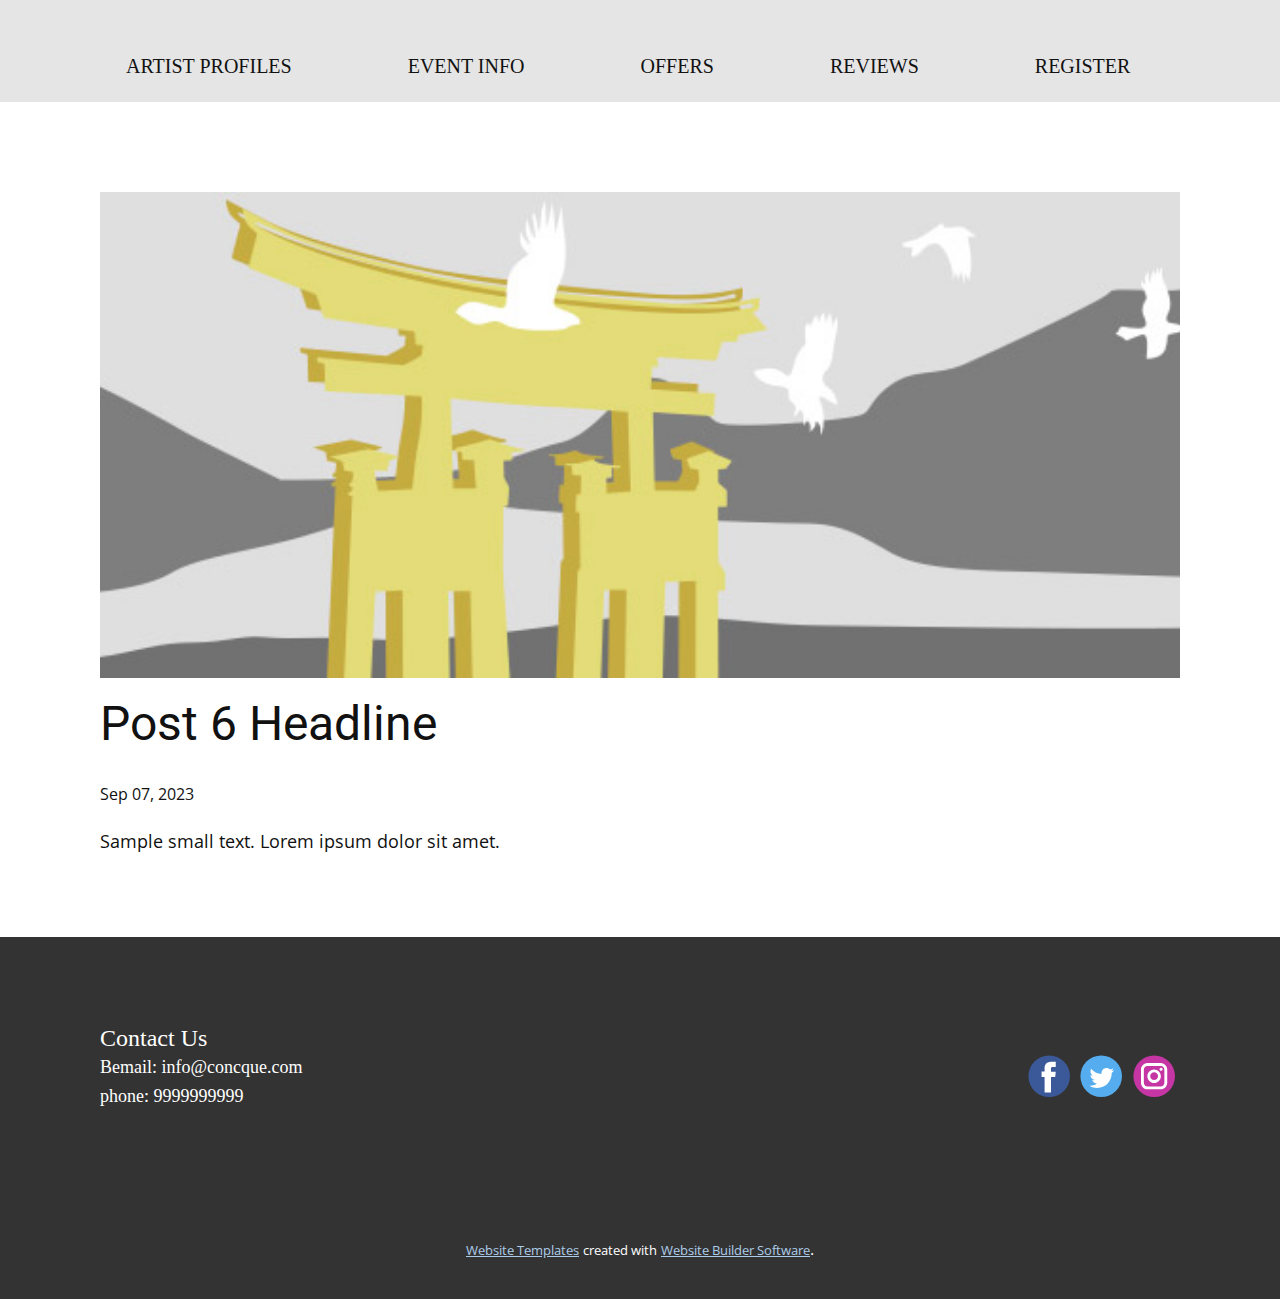
<file: blog/post-5.html>
<!DOCTYPE html>
<html style="font-size: 16px;" lang="en"><head>
    <meta name="viewport" content="width=device-width, initial-scale=1.0">
    <meta charset="utf-8">
    <meta name="keywords" content="Post 1 Headline">
    <meta name="description" content="">
    <title>Post 6 Headline</title>
    <link rel="stylesheet" href="../nicepage.css" media="screen">
<link rel="stylesheet" href="../Post-Template.css" media="screen">
    <script class="u-script" type="text/javascript" src="../jquery.js" defer=""></script>
    <script class="u-script" type="text/javascript" src="../nicepage.js" defer=""></script>
    <meta name="generator" content="Nicepage 5.17.1, nicepage.com">
    <meta name="referrer" content="origin">
    <link id="u-theme-google-font" rel="stylesheet" href="https://fonts.googleapis.com/css?family=Roboto:100,100i,300,300i,400,400i,500,500i,700,700i,900,900i|Open+Sans:300,300i,400,400i,500,500i,600,600i,700,700i,800,800i">
    
    
    
    
    <script type="application/ld+json">{
		"@context": "http://schema.org",
		"@type": "Organization",
		"name": "CONCQUE",
		"sameAs": []
}</script>
    <meta name="theme-color" content="#478ac9">
  <meta data-intl-tel-input-cdn-path="intlTelInput/"></head>
  <body class="u-body u-xl-mode" data-lang="en"><header class="u-clearfix u-grey-10 u-header u-header" id="sec-f7eb" data-animation-name="" data-animation-duration="0" data-animation-delay="0" data-animation-direction=""><div class="u-clearfix u-sheet u-sheet-1">
        <nav class="u-align-center u-menu u-menu-one-level u-offcanvas u-menu-1" data-position="">
          <div class="menu-collapse u-custom-font u-font-georgia" style="font-weight: 700; font-size: 1.25rem;">
            <a class="u-button-style u-custom-hover-color u-custom-text-hover-color u-nav-link" href="#">
              <svg class="u-svg-link" viewBox="0 0 24 24"><use xmlns:xlink="http://www.w3.org/1999/xlink" xlink:href="#svg-fd61"></use></svg>
              <svg class="u-svg-content" version="1.1" id="svg-fd61" viewBox="0 0 16 16" x="0px" y="0px" xmlns:xlink="http://www.w3.org/1999/xlink" xmlns="http://www.w3.org/2000/svg"><g><rect y="1" width="16" height="2"></rect><rect y="7" width="16" height="2"></rect><rect y="13" width="16" height="2"></rect>
</g></svg>
            </a>
          </div>
          <div class="u-custom-menu u-nav-container">
            <ul class="u-custom-font u-font-georgia u-nav u-unstyled u-nav-1"><li class="u-nav-item"><a class="u-button-style u-hover-grey-80 u-nav-link u-text-hover-grey-15" href="../Home.html#carousel-c230" style="padding: 26px 58px;">ARTIST PROFILES</a>
</li><li class="u-nav-item"><a class="u-button-style u-hover-grey-80 u-nav-link u-text-hover-grey-15" href="../Home.html#carousel-f5ca" style="padding: 26px 58px;">EVENT INFO</a>
</li><li class="u-nav-item"><a class="u-button-style u-hover-grey-80 u-nav-link u-text-hover-grey-15" href="../Home.html#sec-3e4b" style="padding: 26px 58px;">OFFERS</a>
</li><li class="u-nav-item"><a class="u-button-style u-hover-grey-80 u-nav-link u-text-hover-grey-15" href="../Home.html#sec-5935" style="padding: 26px 58px;">REVIEWS</a>
</li><li class="u-nav-item"><a class="u-button-style u-hover-grey-80 u-nav-link u-text-hover-grey-15" href="http://127.0.0.1:8000/" target="_blank" style="padding: 26px 58px;">REGISTER</a>
</li></ul>
          </div>
          <div class="u-custom-menu u-nav-container-collapse">
            <div class="u-black u-container-style u-inner-container-layout u-opacity u-opacity-95 u-sidenav">
              <div class="u-inner-container-layout u-sidenav-overflow">
                <div class="u-menu-close"></div>
                <ul class="u-align-center u-nav u-popupmenu-items u-unstyled u-nav-2"><li class="u-nav-item"><a class="u-button-style u-nav-link" href="../Home.html#carousel-c230">ARTIST PROFILES</a>
</li><li class="u-nav-item"><a class="u-button-style u-nav-link" href="../Home.html#carousel-f5ca">EVENT INFO</a>
</li><li class="u-nav-item"><a class="u-button-style u-nav-link" href="../Home.html#sec-3e4b">OFFERS</a>
</li><li class="u-nav-item"><a class="u-button-style u-nav-link" href="../Home.html#sec-5935">REVIEWS</a>
</li><li class="u-nav-item"><a class="u-button-style u-nav-link" href="http://127.0.0.1:8000/" target="_blank">REGISTER</a>
</li></ul>
              </div>
            </div>
            <div class="u-black u-menu-overlay u-opacity u-opacity-70"></div>
          </div>
        </nav>
      </div></header>
    <section class="u-align-center u-clearfix u-section-1" id="sec-c4f1">
      <div class="u-clearfix u-sheet u-valign-middle-md u-valign-middle-sm u-valign-middle-xs u-sheet-1"><!--post_details--><!--post_details_options_json--><!--{"source":""}--><!--/post_details_options_json--><!--blog_post-->
        <div class="u-container-style u-expanded-width u-post-details u-post-details-1">
          <div class="u-container-layout u-valign-middle u-container-layout-1"><!--blog_post_image-->
            <img alt="" class="u-blog-control u-expanded-width u-image u-image-default u-image-1" src="../images/8ad73f3c.jpeg"><!--/blog_post_image--><!--blog_post_header-->
            <h2 class="u-blog-control u-text u-text-1">Post 6 Headline</h2><!--/blog_post_header--><!--blog_post_metadata-->
            <div class="u-blog-control u-metadata u-metadata-1"><!--blog_post_metadata_date-->
              <span class="u-meta-date u-meta-icon">Sep 07, 2023</span><!--/blog_post_metadata_date--><!--blog_post_metadata_category-->
              <!--/blog_post_metadata_category--><!--blog_post_metadata_comments-->
              <!--/blog_post_metadata_comments-->
            </div><!--/blog_post_metadata--><!--blog_post_content-->
            <div class="u-align-justify u-blog-control u-post-content u-text u-text-2 fr-view">
  Sample small text. Lorem ipsum dolor sit amet.
  </div><!--/blog_post_content-->
          </div>
        </div><!--/blog_post--><!--/post_details-->
      </div>
    </section>
    
    
    
    
    <footer class="u-clearfix u-footer u-grey-80" id="sec-51d2"><div class="u-clearfix u-sheet u-sheet-1">
        <div class="data-layout-selected u-clearfix u-expanded-width u-gutter-30 u-layout-wrap u-layout-wrap-1">
          <div class="u-gutter-0 u-layout">
            <div class="u-layout-row">
              <div class="u-align-center-sm u-align-center-xs u-align-left-md u-align-left-xl u-container-style u-layout-cell u-left-cell u-size-30 u-layout-cell-1">
                <div class="u-container-layout u-valign-bottom u-container-layout-1"><!--position-->
                  <div data-position="" class="u-position u-position-1"><!--block-->
                    <div class="u-block">
                      <div class="u-block-container u-clearfix"><!--block_header-->
                        <h5 class="u-block-header u-custom-font u-font-georgia u-text u-text-1"><!--block_header_content-->Contact Us<!--/block_header_content--></h5><!--/block_header--><!--block_content-->
                        <div class="u-block-content u-custom-font u-font-georgia u-text u-text-2"><!--block_content_content--> Bemail: info@concque.com<br>phone: 9999999999<!--/block_content_content-->
                        </div><!--/block_content-->
                      </div>
                    </div><!--/block-->
                  </div><!--/position-->
                </div>
              </div>
              <div class="u-align-center-sm u-align-center-xs u-align-left-md u-align-right-lg u-align-right-xl u-container-style u-layout-cell u-right-cell u-size-30 u-layout-cell-2">
                <div class="u-container-layout u-container-layout-2">
                  <div class="u-social-icons u-spacing-10 u-social-icons-1">
                    <a class="u-social-url" title="facebook" target="_blank" href=""><span class="u-icon u-social-facebook u-social-icon u-icon-1"><svg class="u-svg-link" preserveAspectRatio="xMidYMin slice" viewBox="0 0 112 112" style=""><use xmlns:xlink="http://www.w3.org/1999/xlink" xlink:href="#svg-eda0"></use></svg><svg class="u-svg-content" viewBox="0 0 112 112" x="0" y="0" id="svg-eda0"><circle fill="currentColor" cx="56.1" cy="56.1" r="55"></circle><path fill="#FFFFFF" d="M73.5,31.6h-9.1c-1.4,0-3.6,0.8-3.6,3.9v8.5h12.6L72,58.3H60.8v40.8H43.9V58.3h-8V43.9h8v-9.2
      c0-6.7,3.1-17,17-17h12.5v13.9H73.5z"></path></svg></span>
                    </a>
                    <a class="u-social-url" title="twitter" target="_blank" href=""><span class="u-icon u-social-icon u-social-twitter u-icon-2"><svg class="u-svg-link" preserveAspectRatio="xMidYMin slice" viewBox="0 0 112 112" style=""><use xmlns:xlink="http://www.w3.org/1999/xlink" xlink:href="#svg-f138"></use></svg><svg class="u-svg-content" viewBox="0 0 112 112" x="0" y="0" id="svg-f138"><circle fill="currentColor" class="st0" cx="56.1" cy="56.1" r="55"></circle><path fill="#FFFFFF" d="M83.8,47.3c0,0.6,0,1.2,0,1.7c0,17.7-13.5,38.2-38.2,38.2C38,87.2,31,85,25,81.2c1,0.1,2.1,0.2,3.2,0.2
      c6.3,0,12.1-2.1,16.7-5.7c-5.9-0.1-10.8-4-12.5-9.3c0.8,0.2,1.7,0.2,2.5,0.2c1.2,0,2.4-0.2,3.5-0.5c-6.1-1.2-10.8-6.7-10.8-13.1
      c0-0.1,0-0.1,0-0.2c1.8,1,3.9,1.6,6.1,1.7c-3.6-2.4-6-6.5-6-11.2c0-2.5,0.7-4.8,1.8-6.7c6.6,8.1,16.5,13.5,27.6,14
      c-0.2-1-0.3-2-0.3-3.1c0-7.4,6-13.4,13.4-13.4c3.9,0,7.3,1.6,9.8,4.2c3.1-0.6,5.9-1.7,8.5-3.3c-1,3.1-3.1,5.8-5.9,7.4
      c2.7-0.3,5.3-1,7.7-2.1C88.7,43,86.4,45.4,83.8,47.3z"></path></svg></span>
                    </a>
                    <a class="u-social-url" title="instagram" target="_blank" href=""><span class="u-icon u-social-icon u-social-instagram u-icon-3"><svg class="u-svg-link" preserveAspectRatio="xMidYMin slice" viewBox="0 0 112 112" style=""><use xmlns:xlink="http://www.w3.org/1999/xlink" xlink:href="#svg-2171"></use></svg><svg class="u-svg-content" viewBox="0 0 112 112" x="0" y="0" id="svg-2171"><circle fill="currentColor" cx="56.1" cy="56.1" r="55"></circle><path fill="#FFFFFF" d="M55.9,38.2c-9.9,0-17.9,8-17.9,17.9C38,66,46,74,55.9,74c9.9,0,17.9-8,17.9-17.9C73.8,46.2,65.8,38.2,55.9,38.2
      z M55.9,66.4c-5.7,0-10.3-4.6-10.3-10.3c-0.1-5.7,4.6-10.3,10.3-10.3c5.7,0,10.3,4.6,10.3,10.3C66.2,61.8,61.6,66.4,55.9,66.4z"></path><path fill="#FFFFFF" d="M74.3,33.5c-2.3,0-4.2,1.9-4.2,4.2s1.9,4.2,4.2,4.2s4.2-1.9,4.2-4.2S76.6,33.5,74.3,33.5z"></path><path fill="#FFFFFF" d="M73.1,21.3H38.6c-9.7,0-17.5,7.9-17.5,17.5v34.5c0,9.7,7.9,17.6,17.5,17.6h34.5c9.7,0,17.5-7.9,17.5-17.5V38.8
      C90.6,29.1,82.7,21.3,73.1,21.3z M83,73.3c0,5.5-4.5,9.9-9.9,9.9H38.6c-5.5,0-9.9-4.5-9.9-9.9V38.8c0-5.5,4.5-9.9,9.9-9.9h34.5
      c5.5,0,9.9,4.5,9.9,9.9V73.3z"></path></svg></span>
                    </a>
                  </div>
                </div>
              </div>
            </div>
          </div>
        </div>
      </div></footer>
    <section class="u-backlink u-clearfix u-grey-80">
      <a class="u-link" href="https://nicepage.com/website-templates" target="_blank">
        <span>Website Templates</span>
      </a>
      <p class="u-text">
        <span>created with</span>
      </p>
      <a class="u-link" href="" target="_blank">
        <span>Website Builder Software</span>
      </a>. 
    </section>
  
</body></html>
</file>
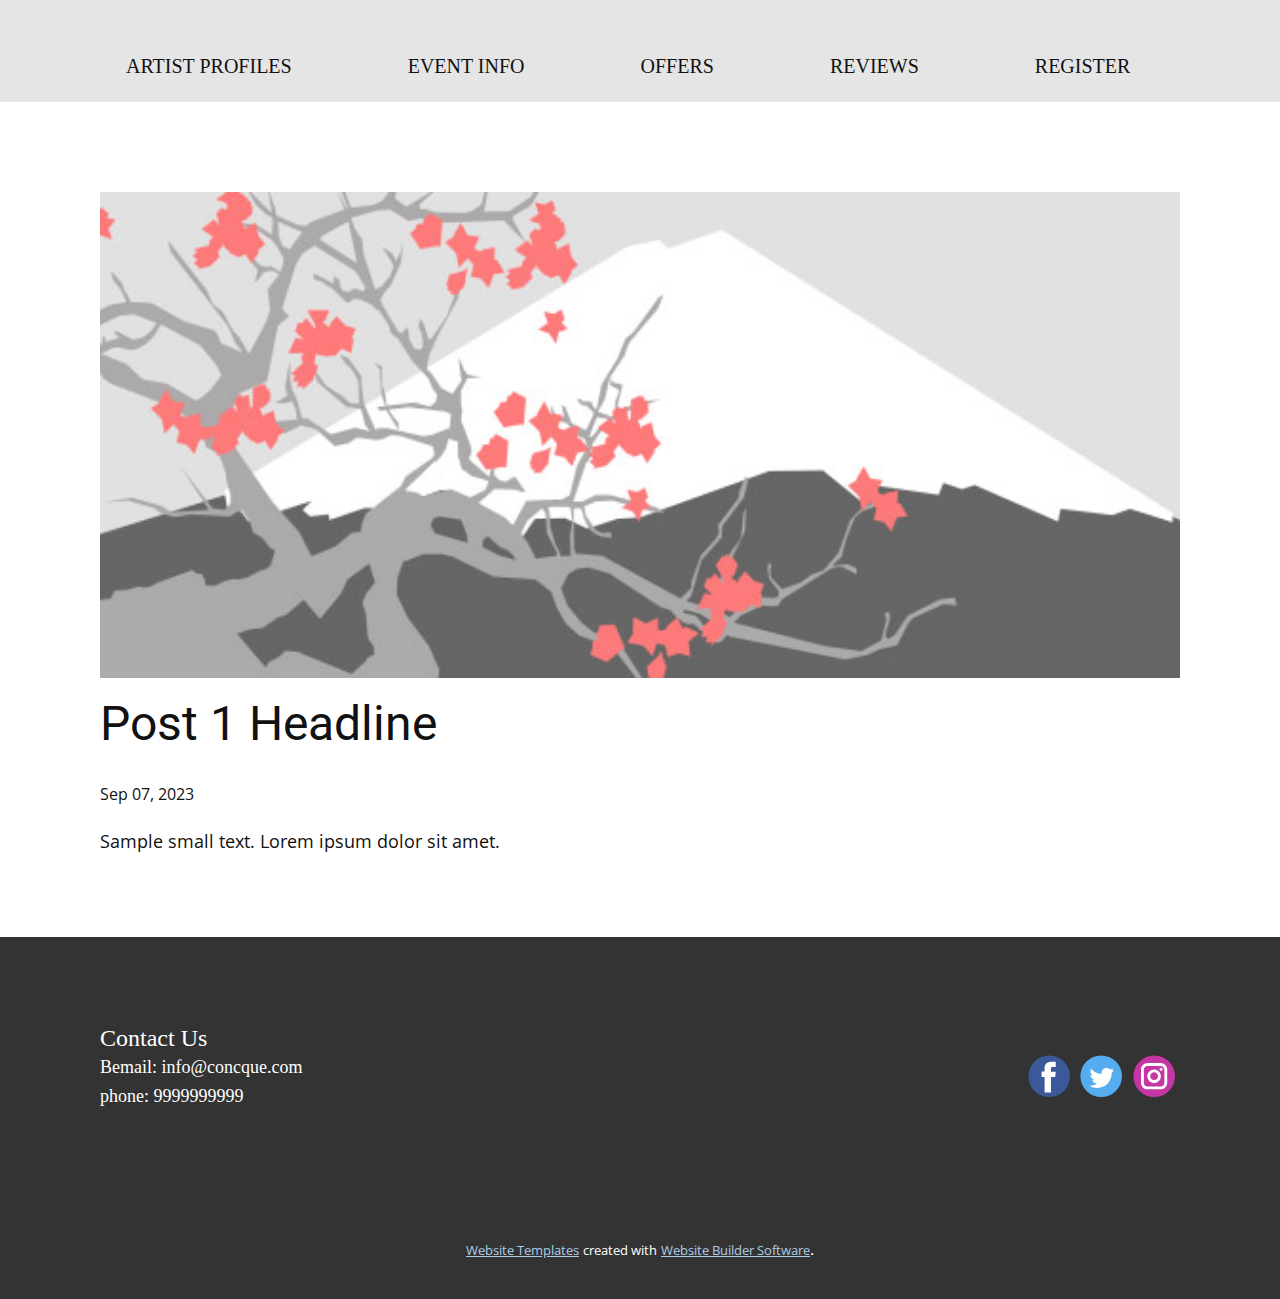
<file: blog/post.html>
<!DOCTYPE html>
<html style="font-size: 16px;" lang="en"><head>
    <meta name="viewport" content="width=device-width, initial-scale=1.0">
    <meta charset="utf-8">
    <meta name="keywords" content="Post 1 Headline">
    <meta name="description" content="">
    <title>Post 1 Headline</title>
    <link rel="stylesheet" href="../nicepage.css" media="screen">
<link rel="stylesheet" href="../Post-Template.css" media="screen">
    <script class="u-script" type="text/javascript" src="../jquery.js" defer=""></script>
    <script class="u-script" type="text/javascript" src="../nicepage.js" defer=""></script>
    <meta name="generator" content="Nicepage 5.17.1, nicepage.com">
    <meta name="referrer" content="origin">
    <link id="u-theme-google-font" rel="stylesheet" href="https://fonts.googleapis.com/css?family=Roboto:100,100i,300,300i,400,400i,500,500i,700,700i,900,900i|Open+Sans:300,300i,400,400i,500,500i,600,600i,700,700i,800,800i">
    
    
    
    
    <script type="application/ld+json">{
		"@context": "http://schema.org",
		"@type": "Organization",
		"name": "CONCQUE",
		"sameAs": []
}</script>
    <meta name="theme-color" content="#478ac9">
  <meta data-intl-tel-input-cdn-path="intlTelInput/"></head>
  <body class="u-body u-xl-mode" data-lang="en"><header class="u-clearfix u-grey-10 u-header u-header" id="sec-f7eb" data-animation-name="" data-animation-duration="0" data-animation-delay="0" data-animation-direction=""><div class="u-clearfix u-sheet u-sheet-1">
        <nav class="u-align-center u-menu u-menu-one-level u-offcanvas u-menu-1" data-position="">
          <div class="menu-collapse u-custom-font u-font-georgia" style="font-weight: 700; font-size: 1.25rem;">
            <a class="u-button-style u-custom-hover-color u-custom-text-hover-color u-nav-link" href="#">
              <svg class="u-svg-link" viewBox="0 0 24 24"><use xmlns:xlink="http://www.w3.org/1999/xlink" xlink:href="#svg-fd61"></use></svg>
              <svg class="u-svg-content" version="1.1" id="svg-fd61" viewBox="0 0 16 16" x="0px" y="0px" xmlns:xlink="http://www.w3.org/1999/xlink" xmlns="http://www.w3.org/2000/svg"><g><rect y="1" width="16" height="2"></rect><rect y="7" width="16" height="2"></rect><rect y="13" width="16" height="2"></rect>
</g></svg>
            </a>
          </div>
          <div class="u-custom-menu u-nav-container">
            <ul class="u-custom-font u-font-georgia u-nav u-unstyled u-nav-1"><li class="u-nav-item"><a class="u-button-style u-hover-grey-80 u-nav-link u-text-hover-grey-15" href="../Home.html#carousel-c230" style="padding: 26px 58px;">ARTIST PROFILES</a>
</li><li class="u-nav-item"><a class="u-button-style u-hover-grey-80 u-nav-link u-text-hover-grey-15" href="../Home.html#carousel-f5ca" style="padding: 26px 58px;">EVENT INFO</a>
</li><li class="u-nav-item"><a class="u-button-style u-hover-grey-80 u-nav-link u-text-hover-grey-15" href="../Home.html#sec-3e4b" style="padding: 26px 58px;">OFFERS</a>
</li><li class="u-nav-item"><a class="u-button-style u-hover-grey-80 u-nav-link u-text-hover-grey-15" href="../Home.html#sec-5935" style="padding: 26px 58px;">REVIEWS</a>
</li><li class="u-nav-item"><a class="u-button-style u-hover-grey-80 u-nav-link u-text-hover-grey-15" href="http://127.0.0.1:8000/" target="_blank" style="padding: 26px 58px;">REGISTER</a>
</li></ul>
          </div>
          <div class="u-custom-menu u-nav-container-collapse">
            <div class="u-black u-container-style u-inner-container-layout u-opacity u-opacity-95 u-sidenav">
              <div class="u-inner-container-layout u-sidenav-overflow">
                <div class="u-menu-close"></div>
                <ul class="u-align-center u-nav u-popupmenu-items u-unstyled u-nav-2"><li class="u-nav-item"><a class="u-button-style u-nav-link" href="../Home.html#carousel-c230">ARTIST PROFILES</a>
</li><li class="u-nav-item"><a class="u-button-style u-nav-link" href="../Home.html#carousel-f5ca">EVENT INFO</a>
</li><li class="u-nav-item"><a class="u-button-style u-nav-link" href="../Home.html#sec-3e4b">OFFERS</a>
</li><li class="u-nav-item"><a class="u-button-style u-nav-link" href="../Home.html#sec-5935">REVIEWS</a>
</li><li class="u-nav-item"><a class="u-button-style u-nav-link" href="http://127.0.0.1:8000/" target="_blank">REGISTER</a>
</li></ul>
              </div>
            </div>
            <div class="u-black u-menu-overlay u-opacity u-opacity-70"></div>
          </div>
        </nav>
      </div></header>
    <section class="u-align-center u-clearfix u-section-1" id="sec-c4f1">
      <div class="u-clearfix u-sheet u-valign-middle-md u-valign-middle-sm u-valign-middle-xs u-sheet-1"><!--post_details--><!--post_details_options_json--><!--{"source":""}--><!--/post_details_options_json--><!--blog_post-->
        <div class="u-container-style u-expanded-width u-post-details u-post-details-1">
          <div class="u-container-layout u-valign-middle u-container-layout-1"><!--blog_post_image-->
            <img alt="" class="u-blog-control u-expanded-width u-image u-image-default u-image-1" src="../images/0fd3416c.jpeg"><!--/blog_post_image--><!--blog_post_header-->
            <h2 class="u-blog-control u-text u-text-1">Post 1 Headline</h2><!--/blog_post_header--><!--blog_post_metadata-->
            <div class="u-blog-control u-metadata u-metadata-1"><!--blog_post_metadata_date-->
              <span class="u-meta-date u-meta-icon">Sep 07, 2023</span><!--/blog_post_metadata_date--><!--blog_post_metadata_category-->
              <!--/blog_post_metadata_category--><!--blog_post_metadata_comments-->
              <!--/blog_post_metadata_comments-->
            </div><!--/blog_post_metadata--><!--blog_post_content-->
            <div class="u-align-justify u-blog-control u-post-content u-text u-text-2 fr-view">
  Sample small text. Lorem ipsum dolor sit amet.
  </div><!--/blog_post_content-->
          </div>
        </div><!--/blog_post--><!--/post_details-->
      </div>
    </section>
    
    
    
    
    <footer class="u-clearfix u-footer u-grey-80" id="sec-51d2"><div class="u-clearfix u-sheet u-sheet-1">
        <div class="data-layout-selected u-clearfix u-expanded-width u-gutter-30 u-layout-wrap u-layout-wrap-1">
          <div class="u-gutter-0 u-layout">
            <div class="u-layout-row">
              <div class="u-align-center-sm u-align-center-xs u-align-left-md u-align-left-xl u-container-style u-layout-cell u-left-cell u-size-30 u-layout-cell-1">
                <div class="u-container-layout u-valign-bottom u-container-layout-1"><!--position-->
                  <div data-position="" class="u-position u-position-1"><!--block-->
                    <div class="u-block">
                      <div class="u-block-container u-clearfix"><!--block_header-->
                        <h5 class="u-block-header u-custom-font u-font-georgia u-text u-text-1"><!--block_header_content-->Contact Us<!--/block_header_content--></h5><!--/block_header--><!--block_content-->
                        <div class="u-block-content u-custom-font u-font-georgia u-text u-text-2"><!--block_content_content--> Bemail: info@concque.com<br>phone: 9999999999<!--/block_content_content-->
                        </div><!--/block_content-->
                      </div>
                    </div><!--/block-->
                  </div><!--/position-->
                </div>
              </div>
              <div class="u-align-center-sm u-align-center-xs u-align-left-md u-align-right-lg u-align-right-xl u-container-style u-layout-cell u-right-cell u-size-30 u-layout-cell-2">
                <div class="u-container-layout u-container-layout-2">
                  <div class="u-social-icons u-spacing-10 u-social-icons-1">
                    <a class="u-social-url" title="facebook" target="_blank" href=""><span class="u-icon u-social-facebook u-social-icon u-icon-1"><svg class="u-svg-link" preserveAspectRatio="xMidYMin slice" viewBox="0 0 112 112" style=""><use xmlns:xlink="http://www.w3.org/1999/xlink" xlink:href="#svg-eda0"></use></svg><svg class="u-svg-content" viewBox="0 0 112 112" x="0" y="0" id="svg-eda0"><circle fill="currentColor" cx="56.1" cy="56.1" r="55"></circle><path fill="#FFFFFF" d="M73.5,31.6h-9.1c-1.4,0-3.6,0.8-3.6,3.9v8.5h12.6L72,58.3H60.8v40.8H43.9V58.3h-8V43.9h8v-9.2
      c0-6.7,3.1-17,17-17h12.5v13.9H73.5z"></path></svg></span>
                    </a>
                    <a class="u-social-url" title="twitter" target="_blank" href=""><span class="u-icon u-social-icon u-social-twitter u-icon-2"><svg class="u-svg-link" preserveAspectRatio="xMidYMin slice" viewBox="0 0 112 112" style=""><use xmlns:xlink="http://www.w3.org/1999/xlink" xlink:href="#svg-f138"></use></svg><svg class="u-svg-content" viewBox="0 0 112 112" x="0" y="0" id="svg-f138"><circle fill="currentColor" class="st0" cx="56.1" cy="56.1" r="55"></circle><path fill="#FFFFFF" d="M83.8,47.3c0,0.6,0,1.2,0,1.7c0,17.7-13.5,38.2-38.2,38.2C38,87.2,31,85,25,81.2c1,0.1,2.1,0.2,3.2,0.2
      c6.3,0,12.1-2.1,16.7-5.7c-5.9-0.1-10.8-4-12.5-9.3c0.8,0.2,1.7,0.2,2.5,0.2c1.2,0,2.4-0.2,3.5-0.5c-6.1-1.2-10.8-6.7-10.8-13.1
      c0-0.1,0-0.1,0-0.2c1.8,1,3.9,1.6,6.1,1.7c-3.6-2.4-6-6.5-6-11.2c0-2.5,0.7-4.8,1.8-6.7c6.6,8.1,16.5,13.5,27.6,14
      c-0.2-1-0.3-2-0.3-3.1c0-7.4,6-13.4,13.4-13.4c3.9,0,7.3,1.6,9.8,4.2c3.1-0.6,5.9-1.7,8.5-3.3c-1,3.1-3.1,5.8-5.9,7.4
      c2.7-0.3,5.3-1,7.7-2.1C88.7,43,86.4,45.4,83.8,47.3z"></path></svg></span>
                    </a>
                    <a class="u-social-url" title="instagram" target="_blank" href=""><span class="u-icon u-social-icon u-social-instagram u-icon-3"><svg class="u-svg-link" preserveAspectRatio="xMidYMin slice" viewBox="0 0 112 112" style=""><use xmlns:xlink="http://www.w3.org/1999/xlink" xlink:href="#svg-2171"></use></svg><svg class="u-svg-content" viewBox="0 0 112 112" x="0" y="0" id="svg-2171"><circle fill="currentColor" cx="56.1" cy="56.1" r="55"></circle><path fill="#FFFFFF" d="M55.9,38.2c-9.9,0-17.9,8-17.9,17.9C38,66,46,74,55.9,74c9.9,0,17.9-8,17.9-17.9C73.8,46.2,65.8,38.2,55.9,38.2
      z M55.9,66.4c-5.7,0-10.3-4.6-10.3-10.3c-0.1-5.7,4.6-10.3,10.3-10.3c5.7,0,10.3,4.6,10.3,10.3C66.2,61.8,61.6,66.4,55.9,66.4z"></path><path fill="#FFFFFF" d="M74.3,33.5c-2.3,0-4.2,1.9-4.2,4.2s1.9,4.2,4.2,4.2s4.2-1.9,4.2-4.2S76.6,33.5,74.3,33.5z"></path><path fill="#FFFFFF" d="M73.1,21.3H38.6c-9.7,0-17.5,7.9-17.5,17.5v34.5c0,9.7,7.9,17.6,17.5,17.6h34.5c9.7,0,17.5-7.9,17.5-17.5V38.8
      C90.6,29.1,82.7,21.3,73.1,21.3z M83,73.3c0,5.5-4.5,9.9-9.9,9.9H38.6c-5.5,0-9.9-4.5-9.9-9.9V38.8c0-5.5,4.5-9.9,9.9-9.9h34.5
      c5.5,0,9.9,4.5,9.9,9.9V73.3z"></path></svg></span>
                    </a>
                  </div>
                </div>
              </div>
            </div>
          </div>
        </div>
      </div></footer>
    <section class="u-backlink u-clearfix u-grey-80">
      <a class="u-link" href="https://nicepage.com/website-templates" target="_blank">
        <span>Website Templates</span>
      </a>
      <p class="u-text">
        <span>created with</span>
      </p>
      <a class="u-link" href="" target="_blank">
        <span>Website Builder Software</span>
      </a>. 
    </section>
  
</body></html>
</file>
